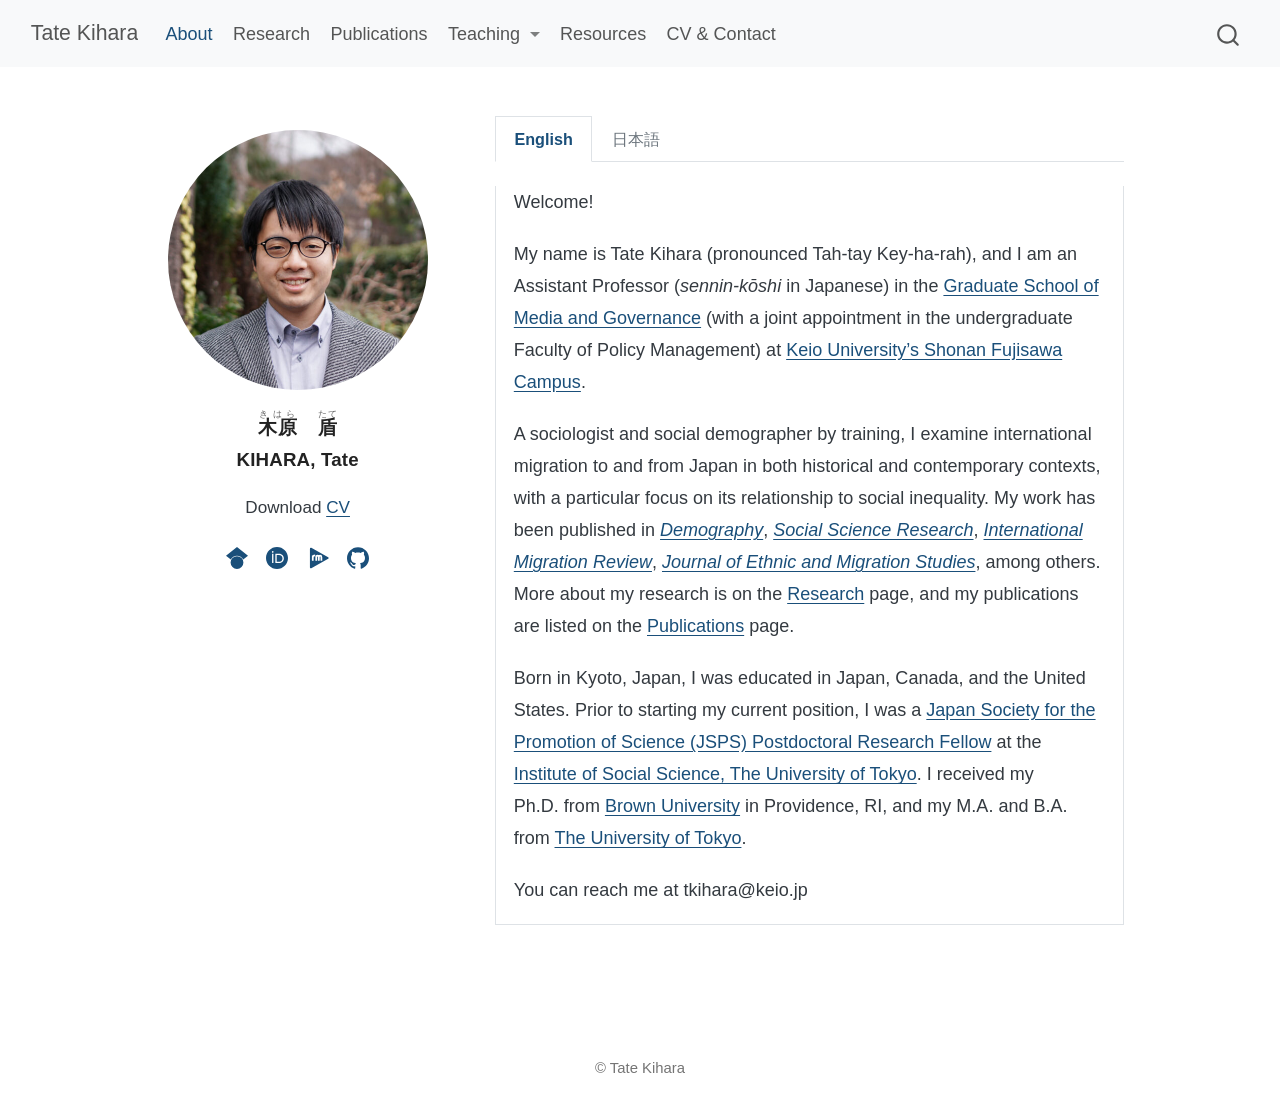
<file: index.html>
<!DOCTYPE html>
<html xmlns="http://www.w3.org/1999/xhtml" lang="en" xml:lang="en"><head>

<meta charset="utf-8">
<meta name="generator" content="quarto-1.11.9">

<meta name="viewport" content="width=device-width, initial-scale=1.0, user-scalable=yes">

<meta name="description" content="Sociologist and social demographer at Keio University SFC. My research examines international migration to and from Japan, in both historical and contemporary contexts, and its relationship to social inequality.">

<title>Tate Kihara</title>
<style>
/* Default styles provided by pandoc.
** See https://pandoc.org/MANUAL.html#variables-for-html for config info.
*/
span.smallcaps{font-variant: small-caps;}
div.columns{display: flex; gap: 1.5em;}
div.column{flex: auto;}
@media screen {
div.columns{gap: min(4vw, 1.5em);}
div.column{overflow-x: auto;}
}
div.hanging-indent{margin-left: 1.5em; text-indent: -1.5em;}
ul.task-list{list-style: none;}
ul.task-list li input[type="checkbox"] {
  width: 0.8em;
  margin: 0 0.8em 0.2em -1em; /* quarto-specific, see https://github.com/quarto-dev/quarto-cli/issues/4556 */ 
  vertical-align: middle;
}
</style>


<script src="site_libs/quarto-nav/quarto-nav.js"></script>
<script src="site_libs/quarto-nav/headroom.min.js"></script>
<script src="site_libs/clipboard/clipboard.min.js"></script>
<script src="site_libs/quarto-search/autocomplete.umd.js"></script>
<script src="site_libs/quarto-search/fuse.min.js"></script>
<script src="site_libs/quarto-search/quarto-search.js"></script>
<meta name="quarto:offset" content="./">
<link href="./assets/favicon.png" rel="icon" type="image/png">
<script src="site_libs/quarto-html/quarto.js" type="module"></script>
<script src="site_libs/quarto-html/tabsets/tabsets.js" type="module"></script>
<script src="site_libs/quarto-html/scrollable-regions/scrollable-regions.js" type="module"></script>
<script src="site_libs/quarto-html/popper.min.js"></script>
<script src="site_libs/quarto-html/tippy.umd.min.js"></script>
<link href="site_libs/quarto-html/tippy.css" rel="stylesheet">
<link href="site_libs/quarto-html/quarto-syntax-highlighting-1bb8747d1481b926512485f1997f5c4d.css" rel="stylesheet" id="quarto-text-highlighting-styles">
<script src="site_libs/bootstrap/bootstrap.min.js"></script>
<link href="site_libs/bootstrap/bootstrap-icons.css" rel="stylesheet">
<link href="site_libs/bootstrap/bootstrap-d12eaf7c717cfe980d01d8209917f8a2.min.css" rel="stylesheet" append-hash="true" id="quarto-bootstrap" data-mode="light">
<script id="quarto-search-options" type="application/json">{
  "location": "navbar",
  "copy-button": false,
  "collapse-after": 3,
  "panel-placement": "end",
  "type": "overlay",
  "limit": 50,
  "keyboard-shortcut": [
    "f",
    "/",
    "s"
  ],
  "show-item-context": false,
  "language": {
    "search-no-results-text": "No results",
    "search-matching-documents-text": "matching documents",
    "search-copy-link-title": "Copy link to search",
    "search-hide-matches-text": "Hide additional matches",
    "search-more-match-text": "more match in this document",
    "search-more-matches-text": "more matches in this document",
    "search-clear-button-title": "Clear",
    "search-text-placeholder": "",
    "search-detached-cancel-button-title": "Cancel",
    "search-submit-button-title": "Submit",
    "search-label": "Search"
  }
}</script>
<meta name="google-site-verification" content="U9AvdBDqkcp5taY0bOzk6FZNUZwffZRuPdKgS1I-uy0">
<!-- OGP 画像の寸法。全ページ共通カード assets/og-card.jpg（1200x630）の実寸。
     Quarto 1.10.18 は open-graph の image-width/height キーを出力しないため直接注入 -->
<meta property="og:image:width" content="1200">
<meta property="og:image:height" content="630">
<script data-goatcounter="https://tatekihara.goatcounter.com/count" async="" src="//gc.zgo.at/count.js"></script>
<script>
document.addEventListener('DOMContentLoaded', function () {
  var here = window.location.pathname.replace(/index\.html$/, '');
  document.querySelectorAll('.navbar .dropdown-menu .dropdown-item').forEach(function (a) {
    if (a.pathname.replace(/index\.html$/, '') !== here) return;
    a.setAttribute('aria-current', 'page');
    var menu = a.closest('.dropdown');
    var toggle = menu && menu.querySelector('.dropdown-toggle');
    if (toggle) toggle.classList.add('active');
  });
});
</script>


<link rel="stylesheet" href="assets/styles.css">
<meta property="og:title" content="Tate Kihara: Sociologist and Social Demographer, Keio University SFC">
<meta property="og:description" content="Sociologist and social demographer at Keio University SFC. My research examines international migration to and from Japan, in both historical and contemporary contexts, and its relationship to social inequality.">
<meta property="og:image" content="https://tatekihara.com/assets/og-card.jpg">
<meta property="og:site_name" content="Tate Kihara">
<meta property="og:image:alt" content="Keio University Shonan Fujisawa Campus">
<meta property="og:image:height" content="630">
<meta property="og:image:width" content="1200">
<meta name="twitter:title" content="Tate Kihara: Sociologist and Social Demographer, Keio University SFC">
<meta name="twitter:description" content="Sociologist and social demographer at Keio University SFC. My research examines international migration to and from Japan, in both historical and contemporary contexts, and its relationship to social inequality.">
<meta name="twitter:image" content="https://tatekihara.com/assets/og-card.jpg">
<meta name="twitter:card" content="summary">
</head>

<body class="nav-fixed fullcontent quarto-light"><a id="quarto-skip-link" class="visually-hidden-focusable" href="#quarto-document-content">Skip to main content</a>

<div id="quarto-search-results"></div>
  <header id="quarto-header" class="headroom fixed-top">
    <nav class="navbar navbar-expand-lg " data-bs-theme="dark" aria-label="Site">
      <div class="navbar-container container-fluid">
      <div class="navbar-brand-container mx-auto">
    <a class="navbar-brand" href="./index.html">
    <span class="navbar-title">Tate Kihara</span>
    </a>
  </div>
          <button class="navbar-toggler" type="button" data-bs-toggle="collapse" data-bs-target="#navbarCollapse" aria-controls="navbarCollapse" aria-expanded="false" aria-label="Toggle navigation" onclick="if (window.quartoToggleHeadroom) { window.quartoToggleHeadroom(); }">
  <span class="navbar-toggler-icon"></span>
</button>
          <div class="collapse navbar-collapse" id="navbarCollapse">
            <ul class="navbar-nav navbar-nav-scroll me-auto">
  <li class="nav-item">
    <a class="nav-link active" href="./index.html" aria-current="page"> 
<span class="menu-text">About</span></a>
  </li>  
  <li class="nav-item">
    <a class="nav-link" href="./research/index.html"> 
<span class="menu-text">Research</span></a>
  </li>  
  <li class="nav-item">
    <a class="nav-link" href="./publications/index.html"> 
<span class="menu-text">Publications</span></a>
  </li>  
  <li class="nav-item dropdown ">
    <a class="nav-link dropdown-toggle" href="#" id="nav-menu-teaching" role="link" data-bs-toggle="dropdown" aria-expanded="false">
 <span class="menu-text">Teaching</span>
    </a>
    <ul class="dropdown-menu" aria-labelledby="nav-menu-teaching">    
        <li>
    <a class="dropdown-item" href="./teaching/courses/index.html">
 <span class="dropdown-text">Courses</span></a>
  </li>  
        <li>
    <a class="dropdown-item" href="./teaching/keio_students/index.html">
 <span class="dropdown-text">For Students</span></a>
  </li>  
    </ul>
  </li>
  <li class="nav-item">
    <a class="nav-link" href="./resources/index.html"> 
<span class="menu-text">Resources</span></a>
  </li>  
  <li class="nav-item">
    <a class="nav-link" href="./cv/index.html"> 
<span class="menu-text">CV &amp; Contact</span></a>
  </li>  
</ul>
          </div> <!-- /navcollapse -->
            <div class="quarto-navbar-tools">
</div>
            <div id="quarto-search" class="" title="Search"></div>
      </div> <!-- /container-fluid -->
    </nav>
</header>
<!-- content -->
<div id="quarto-content" class="quarto-container page-columns page-rows-contents page-layout-article page-navbar">
<!-- sidebar -->
<!-- margin-sidebar -->
    
<!-- main -->
<main class="content" id="quarto-document-content" tabindex="-1"><header id="title-block-header" class="quarto-title-block"></header>




<div class="grid">
<div class="g-col-12 g-col-md-4 profile">
<p><img src="./wp-content/uploads/2021/12/cropped-tate_pic_2021_2_original-4-scaled-1.jpg" class="rounded-circle img-fluid" style="width:100.0%"></p>
<div class="name-block">
<div role="heading" aria-level="1">
<span class="name-ja"><ruby>木原<rt>きはら</rt></ruby>　<ruby>盾<rt>たて</rt></ruby></span><br><span class="name-en">KIHARA, Tate</span>
</div>
</div>
<p>Download <a href="./files/Kihara_CV.pdf">CV</a></p>
<div class="profile-links">
<p><a href="https://scholar.google.com/citations?user=IvuSmWkAAAAJ" title="Google Scholar"><img src="./assets/icons/googlescholar.svg" class="img-fluid" alt="Google Scholar"></a> <a href="https://orcid.org/0000-0003-3326-8444" title="ORCID"><img src="./assets/icons/orcid.svg" class="img-fluid" alt="ORCID"></a> <a href="https://researchmap.jp/tkihara" title="researchmap"><img src="./assets/icons/researchmap.svg" class="img-fluid" alt="researchmap"></a> <a href="https://github.com/tatekihara" title="GitHub"><img src="./assets/icons/github.svg" class="img-fluid" alt="GitHub"></a></p>
</div>
</div>
<div class="g-col-12 g-col-md-8">
<div class="tabset-margin-container"></div><div class="panel-tabset lang-tabset">
<ul class="nav nav-tabs" role="tablist"><li class="nav-item" role="presentation"><a class="nav-link active" id="tabset-1-1-tab" data-bs-toggle="tab" data-bs-target="#tabset-1-1" role="tab" aria-controls="tabset-1-1" aria-selected="true" href="">English</a></li><li class="nav-item" role="presentation"><a class="nav-link" id="tabset-1-2-tab" data-bs-toggle="tab" data-bs-target="#tabset-1-2" role="tab" aria-controls="tabset-1-2" aria-selected="false" href="">日本語</a></li></ul>
<div class="tab-content lang-tabset">
<div id="tabset-1-1" class="tab-pane active" role="tabpanel" aria-labelledby="tabset-1-1-tab">
<p>Welcome!</p>
<p>My name is Tate Kihara (pronounced Tah-tay Key-ha-rah), and I am an Assistant Professor (<em>sennin-kōshi</em> in Japanese) in the <a href="https://www.sfc.keio.ac.jp/faculty_profile/en/list/gsmg/Tate-Kihara.html">Graduate School of Media and Governance</a> (with a joint appointment in the undergraduate Faculty of Policy Management) at <a href="https://www.sfc.keio.ac.jp">Keio University’s Shonan Fujisawa Campus</a>.</p>
<p>A sociologist and social demographer by training, I examine international migration to and from Japan in both historical and contemporary contexts, with a particular focus on its relationship to social inequality. My work has been published in <em><a href="https://read.dukeupress.edu/demography/article/doi/10.1215/00703370-11370115/387961/Social-Mobility-Across-the-Pacific-An-Analysis-of?guestAccessKey=daafe79a-b043-467a-8674-f67e0f035638">Demography</a></em>, <em><a href="https://doi.org/10.1016/j.ssresearch.2026.103442">Social Science Research</a></em>, <em><a href="https://journals.sagepub.com/doi/full/10.1177/01979183211041543">International Migration Review</a></em>, <em><a href="https://www.tandfonline.com/doi/full/10.1080/1369183X.2021.1963219">Journal of Ethnic and Migration Studies</a></em>, among others. More about my research is on the <a href="./research/">Research</a> page, and my publications are listed on the <a href="./publications/">Publications</a> page.</p>
<p>Born in Kyoto, Japan, I was educated in Japan, Canada, and the United States. Prior to starting my current position, I was a <a href="https://www.jsps.go.jp/english/e-pd/">Japan Society for the Promotion of Science (JSPS) Postdoctoral Research Fellow</a> at the <a href="https://www.iss.u-tokyo.ac.jp">Institute of Social Science, The University of Tokyo</a>. I received my Ph.D.&nbsp;from <a href="https://sociology.brown.edu/">Brown University</a> in Providence, RI, and my M.A.&nbsp;and B.A. from <a href="https://www.u-tokyo.ac.jp/en/">The University of Tokyo</a>.</p>
<p>You can reach me at tkihara@keio.jp</p>
</div>
<div id="tabset-1-2" class="tab-pane" role="tabpanel" aria-labelledby="tabset-1-2-tab">
<p>慶應義塾大学大学院政策・メディア研究科／総合政策学部　専任講師</p>
<p>1991年京都生まれ．東京大学文学部行動文化学科社会学専修課程卒業，同大学院教育学研究科総合教育科学専攻比較教育社会学コース修士課程修了後，ブラウン大学大学院社会学研究科博士課程修了（Ph.D.&nbsp;in Sociology，2023年）．ジョージタウン大学マックコート公共政策大学院客員研究員，日本学術振興会特別研究員PD（東京大学社会科学研究所所属）を経て，現職．</p>
<p>専門は社会学・人口学．研究関心は社会階層と国際人口移動．主要な論文は <em><a href="https://read.dukeupress.edu/demography/article/doi/10.1215/00703370-11370115/387961/Social-Mobility-Across-the-Pacific-An-Analysis-of?guestAccessKey=daafe79a-b043-467a-8674-f67e0f035638">Demography</a></em>，<em><a href="https://doi.org/10.1016/j.ssresearch.2026.103442">Social Science Research</a></em>，<em><a href="https://journals.sagepub.com/doi/full/10.1177/01979183211041543">International Migration Review</a></em>，<em><a href="https://www.tandfonline.com/doi/full/10.1080/1369183X.2021.1963219">Journal of Ethnic and Migration Studies</a></em> などに掲載されている．研究の詳細は <a href="./research/#japanese">Research</a> のページで紹介し，論文・分担執筆の一覧は <a href="./publications/">Publications</a> のページに載せている．</p>
<p>連絡先：tkihara@keio.jp</p>
</div>
</div>
</div>
</div>
</div>



</main> <!-- /main -->
<script>
// 言語タブの共通スクリプト。
//   ページを開いたとき、最初に出すタブを次の順で決める（2026-10-04）:
//     1. URL の末尾が #japanese / #english なら、それに従う
//     2. 読む人が前に自分でタブを選んでいれば、それに従う（ブラウザに覚えさせてある）
//     3. ブラウザの言語設定で、日本語と英語のうち優先順位が上のほう（どちらもなければ英語）
//     4. 言語設定が読めなければ、ページの既定のタブのまま
//   読む人がタブを切り替える → その選択を覚え、URL の末尾を書き換えて、その状態のまま共有・ブックマークできるようにする。
//   自動で選んだだけのときは URL を書き換えない（共有された相手には、その人の言語で出るように）。
// 旧 /japanese/ の転送先もこの仕組みに乗せている。
// タブの並び順はページごとに異なる（About は英語先、SFC生向けは日本語先）ため、
// 固定インデックスではなくリンクの表示文字列で日本語タブを見つける。
(function () {
  var KEY = 'lang-tab';

  function stored() {
    try { return window.localStorage.getItem(KEY); } catch (e) { return null; }
  }

  function remember(lang) {
    try { window.localStorage.setItem(KEY, lang); } catch (e) { /* 覚えられなくても表示には影響しない */ }
  }

  // ブラウザの言語設定を優先順に見て、最初に出てくる日本語か英語を返す
  function browserLang() {
    var list = navigator.languages && navigator.languages.length ? navigator.languages : (navigator.language ? [navigator.language] : []);
    if (!list.length) return null;
    for (var i = 0; i < list.length; i++) {
      var code = String(list[i]).toLowerCase();
      if (code.indexOf('ja') === 0) return 'ja';
      if (code.indexOf('en') === 0) return 'en';
    }
    return 'en';
  }

  function init() {
    var tabset = document.querySelector('.panel-tabset.lang-tabset');
    if (!tabset) return;

    var links = tabset.querySelectorAll('.nav-tabs .nav-link');
    if (links.length < 2) return;

    var jaLink = null, enLink = null;
    Array.prototype.forEach.call(links, function (link) {
      if (link.textContent.trim() === '日本語') {
        jaLink = link;
      } else if (!enLink) {
        enLink = link;
      }
    });
    if (!jaLink || !enLink) return;

    var byHash = { '#japanese': jaLink, '#english': enLink };
    var byLang = { ja: jaLink, en: enLink };
    var pendingAuto = 0;   // スクリプトが起こした切り替えの数（読む人の操作と区別するため、下で 1 つずつ消す）

    function show(link) {
      if (!link || link.classList.contains('active')) return;
      pendingAuto += 1;
      if (window.bootstrap && window.bootstrap.Tab) {
        window.bootstrap.Tab.getOrCreateInstance(link).show();
      } else {
        link.click();
      }
    }

    // 読む人が切り替えたとき（クリックでもキーボードでも）: 選択を覚え、URL を更新する（画面はスクロールさせない）
    Array.prototype.forEach.call(links, function (link) {
      link.addEventListener('shown.bs.tab', function () {
        if (pendingAuto > 0) { pendingAuto -= 1; return; }
        var lang = link === jaLink ? 'ja' : 'en';
        var hash = lang === 'ja' ? '#japanese' : '#english';
        remember(lang);
        if (window.location.hash !== hash) {
          history.replaceState(null, '', window.location.pathname + hash);
        }
      });
    });

    // 読み込み時: URL の指定、前の選択、ブラウザの言語設定の順で決める
    show(byHash[window.location.hash] || byLang[stored()] || byLang[browserLang()]);

    // 別ページから /#japanese で戻ってきた場合にも追随する
    window.addEventListener('hashchange', function () {
      show(byHash[window.location.hash]);
    });
  }

  if (document.readyState === 'loading') {
    document.addEventListener('DOMContentLoaded', init);
  } else {
    init();
  }
})();
</script>
<script id="quarto-html-after-body" type="application/javascript">
  window.document.addEventListener("DOMContentLoaded", function (event) {
    const isCodeAnnotation = (el) => {
      for (const clz of el.classList) {
        if (clz.startsWith('code-annotation-')) {                     
          return true;
        }
      }
      return false;
    }
    const onCopySuccess = function(e) {
      // button target
      const button = e.trigger;
      // don't keep focus
      button.blur();
      // flash "checked"
      button.classList.add('code-copy-button-checked');
      var currentTitle = button.getAttribute("title");
      button.setAttribute("title", "Copied!");
      let tooltip;
      if (window.bootstrap) {
        button.setAttribute("data-bs-toggle", "tooltip");
        button.setAttribute("data-bs-placement", "left");
        button.setAttribute("data-bs-title", "Copied!");
        tooltip = new bootstrap.Tooltip(button, 
          { trigger: "manual", 
            customClass: "code-copy-button-tooltip",
            offset: [0, -8]});
        tooltip.show();    
      }
      setTimeout(function() {
        if (tooltip) {
          tooltip.hide();
          button.removeAttribute("data-bs-title");
          button.removeAttribute("data-bs-toggle");
          button.removeAttribute("data-bs-placement");
        }
        button.setAttribute("title", currentTitle);
        button.classList.remove('code-copy-button-checked');
      }, 1000);
      // clear code selection
      e.clearSelection();
    }
    const getTextToCopy = function(trigger) {
      const outerScaffold = trigger.parentElement.cloneNode(true);
      const codeEl = outerScaffold.querySelector('code');
      for (const childEl of codeEl.children) {
        if (isCodeAnnotation(childEl)) {
          childEl.remove();
        }
      }
      return codeEl.innerText;
    }
    const clipboard = new window.ClipboardJS('.code-copy-button:not([data-in-quarto-modal])', {
      text: getTextToCopy
    });
    clipboard.on('success', onCopySuccess);
    if (window.document.getElementById('quarto-embedded-source-code-modal')) {
      const clipboardModal = new window.ClipboardJS('.code-copy-button[data-in-quarto-modal]', {
        text: getTextToCopy,
        container: window.document.getElementById('quarto-embedded-source-code-modal')
      });
      clipboardModal.on('success', onCopySuccess);
    }
      var localhostRegex = new RegExp(/^(?:http|https):\/\/localhost\:?[0-9]*\//);
      var mailtoRegex = new RegExp(/^mailto:/);
        var filterRegex = new RegExp("https:\/\/tatekihara\.com");
      const newWindowLabel = "(opens in a new tab)";
      const newWindowNoteId = "quarto-ext-newwindow-label";
      // Links reference one hidden label through aria-describedby, so the
      // announcement never changes their accessible name.
      var describeNewWindow = (link) => {
        if (!window.document.getElementById(newWindowNoteId)) {
          var newWindowNote = window.document.createElement("span");
          newWindowNote.id = newWindowNoteId;
          newWindowNote.hidden = true;
          newWindowNote.textContent = newWindowLabel;
          window.document.body.appendChild(newWindowNote);
        }
        var describedBy = (link.getAttribute("aria-describedby") || "").split(/\s+/).filter(Boolean);
        if (!describedBy.includes(newWindowNoteId)) {
          describedBy.push(newWindowNoteId);
          link.setAttribute("aria-describedby", describedBy.join(" "));
        }
      }
      var isInternal = (href) => {
          return filterRegex.test(href) || localhostRegex.test(href) || mailtoRegex.test(href);
      }
      // Inspect non-navigation links and adorn them if external
      window.quartoDecorateExternalLinks = function (root) {
     var links = (root || window.document).querySelectorAll('a[href]:not(.nav-link):not(.navbar-brand):not(.toc-action):not(.sidebar-link):not(.sidebar-item-toggle):not(.pagination-link):not(.no-external):not([aria-hidden]):not(.dropdown-item):not(.quarto-navigation-tool):not(.about-link)');
      for (var i=0; i<links.length; i++) {
        const link = links[i];
        if (!isInternal(link.href)) {
          // undo the damage that might have been done by quarto-nav.js in the case of
          // links that we want to consider external
          if (link.dataset.originalHref !== undefined) {
            link.href = link.dataset.originalHref;
          }
            // target, if specified
            link.setAttribute("target", "_blank");
            if (link.getAttribute("rel") === null) {
              link.setAttribute("rel", "noopener");
            }
            describeNewWindow(link);
          if (!link.classList.contains('no-external-icon')) {
          }
        }
      }
      };
      window.quartoDecorateExternalLinks(window.document);
    // Esc closes the popup (WCAG 1.4.13) and focus leaving both trigger and
    // popup closes it (WCAG 2.4.11); tippy handles neither for interactive popups.
    const hideOnEscAndFocusOut = {
      name: 'hideOnEscAndFocusOut',
      defaultValue: true,
      fn(instance) {
        const dismiss = () => {
          // A show scheduled by the trigger delay would otherwise reopen it
          instance.clearDelayTimeouts();
          instance.hide();
        };
        const onKeyDown = (event) => {
          if (event.key !== 'Escape') {
            return;
          }
          // Keep Esc from also reaching page handlers (e.g. reveal.js overview),
          // except an open reveal.js slide menu, which Esc should close too.
          // The menu handles keys only when its keyboard option is on.
          const menuHandlesEsc = window.Reveal?.getPlugin?.('menu')?.isOpen() &&
            window.Reveal.getConfig().menu?.keyboard !== false;
          if (!menuHandlesEsc) {
            event.stopPropagation();
          }
          if (instance.popper.contains(window.document.activeElement)) {
            // Disabled while refocusing so the focus trigger does not reopen it
            instance.disable();
            instance.reference.focus();
            instance.enable();
          }
          dismiss();
        };
        const onFocusOut = (event) => {
          const target = event.relatedTarget;
          if (target && !instance.reference.contains(target) &&
              !instance.popper.contains(target)) {
            dismiss();
          }
        };
        // On the trigger too: a click trigger (code-annotations: select) has no
        // blur handling. Attached for the instance's lifetime so leaving the
        // trigger also cancels a show still pending on the trigger delay.
        instance.reference.addEventListener('focusout', onFocusOut);
        return {
          onShow() {
            window.document.addEventListener('keydown', onKeyDown, true);
            instance.popper.addEventListener('focusout', onFocusOut);
          },
          onHide() {
            window.document.removeEventListener('keydown', onKeyDown, true);
            instance.popper.removeEventListener('focusout', onFocusOut);
          },
          onDestroy() {
            instance.reference.removeEventListener('focusout', onFocusOut);
          },
        };
      },
    };
    function tippyHover(el, contentFn, onTriggerFn, onUntriggerFn) {
      const config = {
        allowHTML: true,
        maxWidth: 500,
        delay: 100,
        arrow: false,
        appendTo: function(el) {
            return el.parentElement;
        },
        interactive: true,
        interactiveBorder: 10,
        theme: 'quarto',
        placement: 'bottom-start',
        plugins: [hideOnEscAndFocusOut],
      };
      if (contentFn) {
        config.content = contentFn;
      }
      if (onTriggerFn) {
        config.onTrigger = onTriggerFn;
      }
      if (onUntriggerFn) {
        config.onUntrigger = onUntriggerFn;
      }
      window.tippy(el, config); 
    }
    const noterefs = window.document.querySelectorAll('a[role="doc-noteref"]');
    for (var i=0; i<noterefs.length; i++) {
      const ref = noterefs[i];
      tippyHover(ref, function() {
        // use id or data attribute instead here
        let href = ref.getAttribute('data-footnote-href') || ref.getAttribute('href');
        try { href = new URL(href).hash; } catch {}
        const id = href.replace(/^#\/?/, "");
        const note = window.document.getElementById(id);
        if (note) {
          return note.innerHTML;
        } else {
          return "";
        }
      });
    }
    const xrefs = window.document.querySelectorAll('a.quarto-xref');
    const processXRef = (id, note) => {
      // Strip column container classes
      const stripColumnClz = (el) => {
        el.classList.remove("page-full", "page-columns");
        if (el.children) {
          for (const child of el.children) {
            stripColumnClz(child);
          }
        }
      }
      stripColumnClz(note)
      if (id === null || id.startsWith('sec-')) {
        // Special case sections, only their first couple elements
        const container = document.createElement("div");
        if (note.children && note.children.length > 2) {
          container.appendChild(note.children[0].cloneNode(true));
          for (let i = 1; i < note.children.length; i++) {
            const child = note.children[i];
            if (child.tagName === "P" && child.innerText === "") {
              continue;
            } else {
              container.appendChild(child.cloneNode(true));
              break;
            }
          }
          if (window.Quarto?.typesetMath) {
            window.Quarto.typesetMath(container);
          }
          return container.innerHTML
        } else {
          if (window.Quarto?.typesetMath) {
            window.Quarto.typesetMath(note);
          }
          return note.innerHTML;
        }
      } else {
        // Remove any anchor links if they are present
        const anchorLink = note.querySelector('a.anchorjs-link');
        if (anchorLink) {
          anchorLink.remove();
        }
        if (window.Quarto?.typesetMath) {
          window.Quarto.typesetMath(note);
        }
        if (note.classList.contains("callout")) {
          return note.outerHTML;
        } else {
          return note.innerHTML;
        }
      }
    }
    for (var i=0; i<xrefs.length; i++) {
      const xref = xrefs[i];
      tippyHover(xref, undefined, function(instance) {
        instance.disable();
        let url = xref.getAttribute('href');
        let hash = undefined; 
        if (url.startsWith('#')) {
          hash = url;
        } else {
          try { hash = new URL(url).hash; } catch {}
        }
        if (hash) {
          const id = hash.replace(/^#\/?/, "");
          const note = window.document.getElementById(id);
          if (note !== null) {
            try {
              const html = processXRef(id, note.cloneNode(true));
              instance.setContent(html);
            } finally {
              instance.enable();
              instance.show();
            }
          } else {
            // See if we can fetch this
            fetch(url.split('#')[0])
            .then(res => res.text())
            .then(html => {
              const parser = new DOMParser();
              const htmlDoc = parser.parseFromString(html, "text/html");
              const note = htmlDoc.getElementById(id);
              if (note !== null) {
                const html = processXRef(id, note);
                instance.setContent(html);
              } 
            }).finally(() => {
              instance.enable();
              instance.show();
            });
          }
        } else {
          // See if we can fetch a full url (with no hash to target)
          // This is a special case and we should probably do some content thinning / targeting
          fetch(url)
          .then(res => res.text())
          .then(html => {
            const parser = new DOMParser();
            const htmlDoc = parser.parseFromString(html, "text/html");
            const note = htmlDoc.querySelector('main.content');
            if (note !== null) {
              // This should only happen for chapter cross references
              // (since there is no id in the URL)
              // remove the first header
              if (note.children.length > 0 && note.children[0].tagName === "HEADER") {
                note.children[0].remove();
              }
              const html = processXRef(null, note);
              instance.setContent(html);
            } 
          }).finally(() => {
            instance.enable();
            instance.show();
          });
        }
      }, function(instance) {
      });
    }
        let selectedAnnoteEl;
        const selectorForAnnotation = ( cell, annotation) => {
          let cellAttr = 'data-code-cell="' + cell + '"';
          let lineAttr = 'data-code-annotation="' +  annotation + '"';
          const selector = 'span[' + cellAttr + '][' + lineAttr + ']';
          return selector;
        }
        const selectCodeLines = (annoteEl) => {
          const doc = window.document;
          const targetCell = annoteEl.getAttribute("data-target-cell");
          const targetAnnotation = annoteEl.getAttribute("data-target-annotation");
          const annoteSpan = window.document.querySelector(selectorForAnnotation(targetCell, targetAnnotation));
          const lines = annoteSpan.getAttribute("data-code-lines").split(",");
          const lineIds = lines.map((line) => {
            return targetCell + "-" + line;
          })
          // Each band is positioned against its own containing block, which is
          // not the offsetParent of the lines, so place it from client rects.
          const placeBand = (band, firstEl, lastEl, codeBlock) => {
            const container = band.offsetParent;
            if (container === null) {
              return;
            }
            const containerRect = container.getBoundingClientRect();
            // Reveal.js scales slides with a transform, so convert client
            // pixels back to the CSS pixels of the container.
            const scale = containerRect.height / container.offsetHeight || 1;
            const firstRect = firstEl.getBoundingClientRect();
            const lastRect = lastEl.getBoundingClientRect();
            const top = (firstRect.top - containerRect.top) / scale - container.clientTop + container.scrollTop;
            const height = (lastRect.bottom - firstRect.top) / scale;
            band.style.top = top - 2 + "px";
            band.style.height = height + 4 + "px";
            if (codeBlock) {
              // Without the copy button wrapper, the containing block is wider
              // than the code block, so span the code block explicitly.
              const blockRect = codeBlock.getBoundingClientRect();
              band.style.left = (blockRect.left - containerRect.left) / scale - container.clientLeft + container.scrollLeft + "px";
              band.style.width = blockRect.width / scale + "px";
            }
          };
          if (lineIds.length > 0) {
            const el = window.document.getElementById(lineIds[0]);
            const lastEl = window.document.getElementById(lineIds[lineIds.length - 1]);
            const parent = el.parentElement.parentElement;
            // cook up a div (if necessary) and position it
            let div = window.document.getElementById("code-annotation-line-highlight");
            if (div === null) {
              div = window.document.createElement("div");
              div.setAttribute("id", "code-annotation-line-highlight");
              div.style.position = 'absolute';
              parent.appendChild(div);
            }
            placeBand(div, el, lastEl, parent.closest("div.sourceCode") || parent);
            let gutterDiv = window.document.getElementById("code-annotation-line-highlight-gutter");
            if (gutterDiv === null) {
              gutterDiv = window.document.createElement("div");
              gutterDiv.setAttribute("id", "code-annotation-line-highlight-gutter");
              gutterDiv.style.position = 'absolute';
              const codeCell = window.document.getElementById(targetCell);
              const gutter = codeCell.querySelector('.code-annotation-gutter');
              gutter.appendChild(gutterDiv);
            }
            placeBand(gutterDiv, el, lastEl);
            selectedAnnoteEl = annoteEl;
          }
        };
        const unselectCodeLines = () => {
          const elementsIds = ["code-annotation-line-highlight", "code-annotation-line-highlight-gutter"];
          elementsIds.forEach((elId) => {
            const div = window.document.getElementById(elId);
            if (div) {
              div.remove();
            }
          });
          selectedAnnoteEl = undefined;
        };
          // Handle positioning of the toggle
      window.addEventListener(
        "resize",
        throttle(() => {
          elRect = undefined;
          if (selectedAnnoteEl) {
            selectCodeLines(selectedAnnoteEl);
          }
        }, 10)
      );
      function throttle(fn, ms) {
      let throttle = false;
      let timer;
        return (...args) => {
          if(!throttle) { // first call gets through
              fn.apply(this, args);
              throttle = true;
          } else { // all the others get throttled
              if(timer) clearTimeout(timer); // cancel #2
              timer = setTimeout(() => {
                fn.apply(this, args);
                timer = throttle = false;
              }, ms);
          }
        };
      }
        // Attach click handler to the DT
        const annoteDls = window.document.querySelectorAll('dt[data-target-cell]');
        for (const annoteDlNode of annoteDls) {
          annoteDlNode.addEventListener('click', (event) => {
            const clickedEl = event.target;
            if (clickedEl !== selectedAnnoteEl) {
              unselectCodeLines();
              const activeEl = window.document.querySelector('dt[data-target-cell].code-annotation-active');
              if (activeEl) {
                activeEl.classList.remove('code-annotation-active');
              }
              selectCodeLines(clickedEl);
              clickedEl.classList.add('code-annotation-active');
            } else {
              // Unselect the line
              unselectCodeLines();
              clickedEl.classList.remove('code-annotation-active');
            }
          });
        }
    const findCites = (el) => {
      const parentEl = el.parentElement;
      if (parentEl) {
        const cites = parentEl.dataset.cites;
        if (cites) {
          return {
            el,
            cites: cites.split(' ')
          };
        } else {
          return findCites(el.parentElement)
        }
      } else {
        return undefined;
      }
    };
    var bibliorefs = window.document.querySelectorAll('a[role="doc-biblioref"]');
    for (var i=0; i<bibliorefs.length; i++) {
      const ref = bibliorefs[i];
      const citeInfo = findCites(ref);
      if (citeInfo) {
        tippyHover(citeInfo.el, function() {
          var popup = window.document.createElement('div');
          citeInfo.cites.forEach(function(cite) {
            var citeDiv = window.document.createElement('div');
            citeDiv.classList.add('hanging-indent');
            citeDiv.classList.add('csl-entry');
            var biblioDiv = window.document.getElementById('ref-' + cite);
            if (biblioDiv) {
              citeDiv.innerHTML = biblioDiv.innerHTML;
            }
            popup.appendChild(citeDiv);
          });
          return popup.innerHTML;
        });
      }
    }
  });
  </script>
  <script type="application/javascript">
  window.quartoScrollableRegionsLabels = {"code":"Scrollable code","output":"Scrollable output"};
  </script>
</div> <!-- /content -->
<footer class="footer">
  <div class="nav-footer">
    <div class="nav-footer-left">
      &nbsp;
    </div>   
    <div class="nav-footer-center">
<p>© Tate Kihara</p>
</div>
    <div class="nav-footer-right">
      &nbsp;
    </div>
  </div>
</footer>




</body></html>
</file>
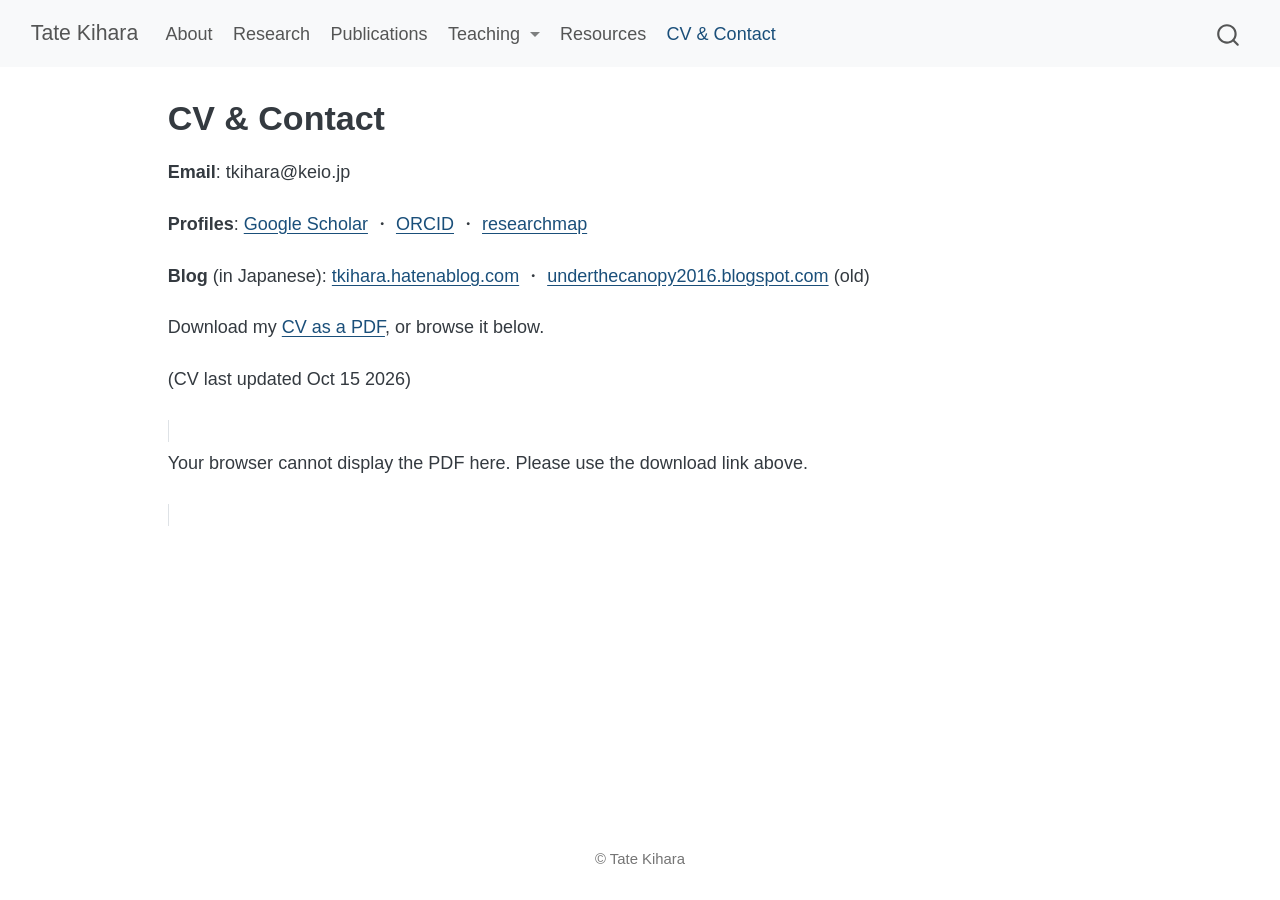
<file: cv/index.html>
<!DOCTYPE html>
<html xmlns="http://www.w3.org/1999/xhtml" lang="en" xml:lang="en"><head>

<meta charset="utf-8">
<meta name="generator" content="quarto-1.11.9">

<meta name="viewport" content="width=device-width, initial-scale=1.0, user-scalable=yes">

<meta name="description" content="Curriculum vitae, contact details, and research profiles for Tate Kihara, Assistant Professor at Keio University SFC.">

<title>CV &amp; Contact – Tate Kihara</title>
<style>
/* Default styles provided by pandoc.
** See https://pandoc.org/MANUAL.html#variables-for-html for config info.
*/
span.smallcaps{font-variant: small-caps;}
div.columns{display: flex; gap: 1.5em;}
div.column{flex: auto;}
@media screen {
div.columns{gap: min(4vw, 1.5em);}
div.column{overflow-x: auto;}
}
div.hanging-indent{margin-left: 1.5em; text-indent: -1.5em;}
ul.task-list{list-style: none;}
ul.task-list li input[type="checkbox"] {
  width: 0.8em;
  margin: 0 0.8em 0.2em -1em; /* quarto-specific, see https://github.com/quarto-dev/quarto-cli/issues/4556 */ 
  vertical-align: middle;
}
</style>


<script src="../site_libs/quarto-nav/quarto-nav.js"></script>
<script src="../site_libs/quarto-nav/headroom.min.js"></script>
<script src="../site_libs/clipboard/clipboard.min.js"></script>
<script src="../site_libs/quarto-search/autocomplete.umd.js"></script>
<script src="../site_libs/quarto-search/fuse.min.js"></script>
<script src="../site_libs/quarto-search/quarto-search.js"></script>
<meta name="quarto:offset" content="../">
<link href="../assets/favicon.png" rel="icon" type="image/png">
<script src="../site_libs/quarto-html/quarto.js" type="module"></script>
<script src="../site_libs/quarto-html/tabsets/tabsets.js" type="module"></script>
<script src="../site_libs/quarto-html/scrollable-regions/scrollable-regions.js" type="module"></script>
<script src="../site_libs/quarto-html/popper.min.js"></script>
<script src="../site_libs/quarto-html/tippy.umd.min.js"></script>
<link href="../site_libs/quarto-html/tippy.css" rel="stylesheet">
<link href="../site_libs/quarto-html/quarto-syntax-highlighting-1bb8747d1481b926512485f1997f5c4d.css" rel="stylesheet" id="quarto-text-highlighting-styles">
<script src="../site_libs/bootstrap/bootstrap.min.js"></script>
<link href="../site_libs/bootstrap/bootstrap-icons.css" rel="stylesheet">
<link href="../site_libs/bootstrap/bootstrap-d12eaf7c717cfe980d01d8209917f8a2.min.css" rel="stylesheet" append-hash="true" id="quarto-bootstrap" data-mode="light">
<script id="quarto-search-options" type="application/json">{
  "location": "navbar",
  "copy-button": false,
  "collapse-after": 3,
  "panel-placement": "end",
  "type": "overlay",
  "limit": 50,
  "keyboard-shortcut": [
    "f",
    "/",
    "s"
  ],
  "show-item-context": false,
  "language": {
    "search-no-results-text": "No results",
    "search-matching-documents-text": "matching documents",
    "search-copy-link-title": "Copy link to search",
    "search-hide-matches-text": "Hide additional matches",
    "search-more-match-text": "more match in this document",
    "search-more-matches-text": "more matches in this document",
    "search-clear-button-title": "Clear",
    "search-text-placeholder": "",
    "search-detached-cancel-button-title": "Cancel",
    "search-submit-button-title": "Submit",
    "search-label": "Search"
  }
}</script>
<meta name="google-site-verification" content="U9AvdBDqkcp5taY0bOzk6FZNUZwffZRuPdKgS1I-uy0">
<!-- OGP 画像の寸法。全ページ共通カード assets/og-card.jpg（1200x630）の実寸。
     Quarto 1.10.18 は open-graph の image-width/height キーを出力しないため直接注入 -->
<meta property="og:image:width" content="1200">
<meta property="og:image:height" content="630">
<script data-goatcounter="https://tatekihara.goatcounter.com/count" async="" src="//gc.zgo.at/count.js"></script>
<script>
document.addEventListener('DOMContentLoaded', function () {
  var here = window.location.pathname.replace(/index\.html$/, '');
  document.querySelectorAll('.navbar .dropdown-menu .dropdown-item').forEach(function (a) {
    if (a.pathname.replace(/index\.html$/, '') !== here) return;
    a.setAttribute('aria-current', 'page');
    var menu = a.closest('.dropdown');
    var toggle = menu && menu.querySelector('.dropdown-toggle');
    if (toggle) toggle.classList.add('active');
  });
});
</script>


<link rel="stylesheet" href="../assets/styles.css">
<meta property="og:title" content="CV &amp; Contact – Tate Kihara">
<meta property="og:description" content="Curriculum vitae, contact details, and research profiles for Tate Kihara, Assistant Professor at Keio University SFC.">
<meta property="og:image" content="https://tatekihara.com/assets/og-card.jpg">
<meta property="og:site_name" content="Tate Kihara">
<meta property="og:image:alt" content="Keio University Shonan Fujisawa Campus">
<meta property="og:image:height" content="630">
<meta property="og:image:width" content="1200">
<meta name="twitter:title" content="CV &amp; Contact – Tate Kihara">
<meta name="twitter:description" content="Curriculum vitae, contact details, and research profiles for Tate Kihara, Assistant Professor at Keio University SFC.">
<meta name="twitter:image" content="https://tatekihara.com/assets/og-card.jpg">
<meta name="twitter:card" content="summary">
</head>

<body class="nav-fixed fullcontent quarto-light"><a id="quarto-skip-link" class="visually-hidden-focusable" href="#quarto-document-content">Skip to main content</a>

<div id="quarto-search-results"></div>
  <header id="quarto-header" class="headroom fixed-top">
    <nav class="navbar navbar-expand-lg " data-bs-theme="dark" aria-label="Site">
      <div class="navbar-container container-fluid">
      <div class="navbar-brand-container mx-auto">
    <a class="navbar-brand" href="../index.html">
    <span class="navbar-title">Tate Kihara</span>
    </a>
  </div>
          <button class="navbar-toggler" type="button" data-bs-toggle="collapse" data-bs-target="#navbarCollapse" aria-controls="navbarCollapse" aria-expanded="false" aria-label="Toggle navigation" onclick="if (window.quartoToggleHeadroom) { window.quartoToggleHeadroom(); }">
  <span class="navbar-toggler-icon"></span>
</button>
          <div class="collapse navbar-collapse" id="navbarCollapse">
            <ul class="navbar-nav navbar-nav-scroll me-auto">
  <li class="nav-item">
    <a class="nav-link" href="../index.html"> 
<span class="menu-text">About</span></a>
  </li>  
  <li class="nav-item">
    <a class="nav-link" href="../research/index.html"> 
<span class="menu-text">Research</span></a>
  </li>  
  <li class="nav-item">
    <a class="nav-link" href="../publications/index.html"> 
<span class="menu-text">Publications</span></a>
  </li>  
  <li class="nav-item dropdown ">
    <a class="nav-link dropdown-toggle" href="#" id="nav-menu-teaching" role="link" data-bs-toggle="dropdown" aria-expanded="false">
 <span class="menu-text">Teaching</span>
    </a>
    <ul class="dropdown-menu" aria-labelledby="nav-menu-teaching">    
        <li>
    <a class="dropdown-item" href="../teaching/courses/index.html">
 <span class="dropdown-text">Courses</span></a>
  </li>  
        <li>
    <a class="dropdown-item" href="../teaching/keio_students/index.html">
 <span class="dropdown-text">For Students</span></a>
  </li>  
    </ul>
  </li>
  <li class="nav-item">
    <a class="nav-link" href="../resources/index.html"> 
<span class="menu-text">Resources</span></a>
  </li>  
  <li class="nav-item">
    <a class="nav-link active" href="../cv/index.html" aria-current="page"> 
<span class="menu-text">CV &amp; Contact</span></a>
  </li>  
</ul>
          </div> <!-- /navcollapse -->
            <div class="quarto-navbar-tools">
</div>
            <div id="quarto-search" class="" title="Search"></div>
      </div> <!-- /container-fluid -->
    </nav>
</header>
<!-- content -->
<div id="quarto-content" class="quarto-container page-columns page-rows-contents page-layout-article page-navbar">
<!-- sidebar -->
<!-- margin-sidebar -->
    
<!-- main -->
<main class="content" id="quarto-document-content" tabindex="-1">

<header id="title-block-header" class="quarto-title-block default">
<div class="quarto-title">
<h1 class="title">CV &amp; Contact</h1>
</div>

<div>
  <div class="description">
    Curriculum vitae, contact details, and research profiles for Tate Kihara, Assistant Professor at Keio University SFC.
  </div>
</div>


<div class="quarto-title-meta">

    
  
    
  </div>
  


</header>


<p><strong>Email</strong>: tkihara@keio.jp</p>
<p><strong>Profiles</strong>: <a href="https://scholar.google.com/citations?user=IvuSmWkAAAAJ">Google Scholar</a> ・ <a href="https://orcid.org/0000-0003-3326-8444">ORCID</a> ・ <a href="https://researchmap.jp/tkihara">researchmap</a></p>
<p><strong>Blog</strong> (in Japanese): <a href="https://tkihara.hatenablog.com">tkihara.hatenablog.com</a> ・ <a href="http://underthecanopy2016.blogspot.com">underthecanopy2016.blogspot.com</a> (old)</p>
<p>Download my <a href="../files/Kihara_CV.pdf">CV as a PDF</a>, or browse it below.</p>
<p>(CV last updated Oct 15 2026)</p>
<object data="../files/Kihara_CV.pdf" type="application/pdf" style="width: 100%; height: 90vh; min-height: 600px; margin-top: 1rem; border: 1px solid #dee2e6;">
  <p>Your browser cannot display the PDF here. Please use the download link above.</p>
</object>



</main> <!-- /main -->
<script id="quarto-html-after-body" type="application/javascript">
  window.document.addEventListener("DOMContentLoaded", function (event) {
    const isCodeAnnotation = (el) => {
      for (const clz of el.classList) {
        if (clz.startsWith('code-annotation-')) {                     
          return true;
        }
      }
      return false;
    }
    const onCopySuccess = function(e) {
      // button target
      const button = e.trigger;
      // don't keep focus
      button.blur();
      // flash "checked"
      button.classList.add('code-copy-button-checked');
      var currentTitle = button.getAttribute("title");
      button.setAttribute("title", "Copied!");
      let tooltip;
      if (window.bootstrap) {
        button.setAttribute("data-bs-toggle", "tooltip");
        button.setAttribute("data-bs-placement", "left");
        button.setAttribute("data-bs-title", "Copied!");
        tooltip = new bootstrap.Tooltip(button, 
          { trigger: "manual", 
            customClass: "code-copy-button-tooltip",
            offset: [0, -8]});
        tooltip.show();    
      }
      setTimeout(function() {
        if (tooltip) {
          tooltip.hide();
          button.removeAttribute("data-bs-title");
          button.removeAttribute("data-bs-toggle");
          button.removeAttribute("data-bs-placement");
        }
        button.setAttribute("title", currentTitle);
        button.classList.remove('code-copy-button-checked');
      }, 1000);
      // clear code selection
      e.clearSelection();
    }
    const getTextToCopy = function(trigger) {
      const outerScaffold = trigger.parentElement.cloneNode(true);
      const codeEl = outerScaffold.querySelector('code');
      for (const childEl of codeEl.children) {
        if (isCodeAnnotation(childEl)) {
          childEl.remove();
        }
      }
      return codeEl.innerText;
    }
    const clipboard = new window.ClipboardJS('.code-copy-button:not([data-in-quarto-modal])', {
      text: getTextToCopy
    });
    clipboard.on('success', onCopySuccess);
    if (window.document.getElementById('quarto-embedded-source-code-modal')) {
      const clipboardModal = new window.ClipboardJS('.code-copy-button[data-in-quarto-modal]', {
        text: getTextToCopy,
        container: window.document.getElementById('quarto-embedded-source-code-modal')
      });
      clipboardModal.on('success', onCopySuccess);
    }
      var localhostRegex = new RegExp(/^(?:http|https):\/\/localhost\:?[0-9]*\//);
      var mailtoRegex = new RegExp(/^mailto:/);
        var filterRegex = new RegExp("https:\/\/tatekihara\.com");
      const newWindowLabel = "(opens in a new tab)";
      const newWindowNoteId = "quarto-ext-newwindow-label";
      // Links reference one hidden label through aria-describedby, so the
      // announcement never changes their accessible name.
      var describeNewWindow = (link) => {
        if (!window.document.getElementById(newWindowNoteId)) {
          var newWindowNote = window.document.createElement("span");
          newWindowNote.id = newWindowNoteId;
          newWindowNote.hidden = true;
          newWindowNote.textContent = newWindowLabel;
          window.document.body.appendChild(newWindowNote);
        }
        var describedBy = (link.getAttribute("aria-describedby") || "").split(/\s+/).filter(Boolean);
        if (!describedBy.includes(newWindowNoteId)) {
          describedBy.push(newWindowNoteId);
          link.setAttribute("aria-describedby", describedBy.join(" "));
        }
      }
      var isInternal = (href) => {
          return filterRegex.test(href) || localhostRegex.test(href) || mailtoRegex.test(href);
      }
      // Inspect non-navigation links and adorn them if external
      window.quartoDecorateExternalLinks = function (root) {
     var links = (root || window.document).querySelectorAll('a[href]:not(.nav-link):not(.navbar-brand):not(.toc-action):not(.sidebar-link):not(.sidebar-item-toggle):not(.pagination-link):not(.no-external):not([aria-hidden]):not(.dropdown-item):not(.quarto-navigation-tool):not(.about-link)');
      for (var i=0; i<links.length; i++) {
        const link = links[i];
        if (!isInternal(link.href)) {
          // undo the damage that might have been done by quarto-nav.js in the case of
          // links that we want to consider external
          if (link.dataset.originalHref !== undefined) {
            link.href = link.dataset.originalHref;
          }
            // target, if specified
            link.setAttribute("target", "_blank");
            if (link.getAttribute("rel") === null) {
              link.setAttribute("rel", "noopener");
            }
            describeNewWindow(link);
          if (!link.classList.contains('no-external-icon')) {
          }
        }
      }
      };
      window.quartoDecorateExternalLinks(window.document);
    // Esc closes the popup (WCAG 1.4.13) and focus leaving both trigger and
    // popup closes it (WCAG 2.4.11); tippy handles neither for interactive popups.
    const hideOnEscAndFocusOut = {
      name: 'hideOnEscAndFocusOut',
      defaultValue: true,
      fn(instance) {
        const dismiss = () => {
          // A show scheduled by the trigger delay would otherwise reopen it
          instance.clearDelayTimeouts();
          instance.hide();
        };
        const onKeyDown = (event) => {
          if (event.key !== 'Escape') {
            return;
          }
          // Keep Esc from also reaching page handlers (e.g. reveal.js overview),
          // except an open reveal.js slide menu, which Esc should close too.
          // The menu handles keys only when its keyboard option is on.
          const menuHandlesEsc = window.Reveal?.getPlugin?.('menu')?.isOpen() &&
            window.Reveal.getConfig().menu?.keyboard !== false;
          if (!menuHandlesEsc) {
            event.stopPropagation();
          }
          if (instance.popper.contains(window.document.activeElement)) {
            // Disabled while refocusing so the focus trigger does not reopen it
            instance.disable();
            instance.reference.focus();
            instance.enable();
          }
          dismiss();
        };
        const onFocusOut = (event) => {
          const target = event.relatedTarget;
          if (target && !instance.reference.contains(target) &&
              !instance.popper.contains(target)) {
            dismiss();
          }
        };
        // On the trigger too: a click trigger (code-annotations: select) has no
        // blur handling. Attached for the instance's lifetime so leaving the
        // trigger also cancels a show still pending on the trigger delay.
        instance.reference.addEventListener('focusout', onFocusOut);
        return {
          onShow() {
            window.document.addEventListener('keydown', onKeyDown, true);
            instance.popper.addEventListener('focusout', onFocusOut);
          },
          onHide() {
            window.document.removeEventListener('keydown', onKeyDown, true);
            instance.popper.removeEventListener('focusout', onFocusOut);
          },
          onDestroy() {
            instance.reference.removeEventListener('focusout', onFocusOut);
          },
        };
      },
    };
    function tippyHover(el, contentFn, onTriggerFn, onUntriggerFn) {
      const config = {
        allowHTML: true,
        maxWidth: 500,
        delay: 100,
        arrow: false,
        appendTo: function(el) {
            return el.parentElement;
        },
        interactive: true,
        interactiveBorder: 10,
        theme: 'quarto',
        placement: 'bottom-start',
        plugins: [hideOnEscAndFocusOut],
      };
      if (contentFn) {
        config.content = contentFn;
      }
      if (onTriggerFn) {
        config.onTrigger = onTriggerFn;
      }
      if (onUntriggerFn) {
        config.onUntrigger = onUntriggerFn;
      }
      window.tippy(el, config); 
    }
    const noterefs = window.document.querySelectorAll('a[role="doc-noteref"]');
    for (var i=0; i<noterefs.length; i++) {
      const ref = noterefs[i];
      tippyHover(ref, function() {
        // use id or data attribute instead here
        let href = ref.getAttribute('data-footnote-href') || ref.getAttribute('href');
        try { href = new URL(href).hash; } catch {}
        const id = href.replace(/^#\/?/, "");
        const note = window.document.getElementById(id);
        if (note) {
          return note.innerHTML;
        } else {
          return "";
        }
      });
    }
    const xrefs = window.document.querySelectorAll('a.quarto-xref');
    const processXRef = (id, note) => {
      // Strip column container classes
      const stripColumnClz = (el) => {
        el.classList.remove("page-full", "page-columns");
        if (el.children) {
          for (const child of el.children) {
            stripColumnClz(child);
          }
        }
      }
      stripColumnClz(note)
      if (id === null || id.startsWith('sec-')) {
        // Special case sections, only their first couple elements
        const container = document.createElement("div");
        if (note.children && note.children.length > 2) {
          container.appendChild(note.children[0].cloneNode(true));
          for (let i = 1; i < note.children.length; i++) {
            const child = note.children[i];
            if (child.tagName === "P" && child.innerText === "") {
              continue;
            } else {
              container.appendChild(child.cloneNode(true));
              break;
            }
          }
          if (window.Quarto?.typesetMath) {
            window.Quarto.typesetMath(container);
          }
          return container.innerHTML
        } else {
          if (window.Quarto?.typesetMath) {
            window.Quarto.typesetMath(note);
          }
          return note.innerHTML;
        }
      } else {
        // Remove any anchor links if they are present
        const anchorLink = note.querySelector('a.anchorjs-link');
        if (anchorLink) {
          anchorLink.remove();
        }
        if (window.Quarto?.typesetMath) {
          window.Quarto.typesetMath(note);
        }
        if (note.classList.contains("callout")) {
          return note.outerHTML;
        } else {
          return note.innerHTML;
        }
      }
    }
    for (var i=0; i<xrefs.length; i++) {
      const xref = xrefs[i];
      tippyHover(xref, undefined, function(instance) {
        instance.disable();
        let url = xref.getAttribute('href');
        let hash = undefined; 
        if (url.startsWith('#')) {
          hash = url;
        } else {
          try { hash = new URL(url).hash; } catch {}
        }
        if (hash) {
          const id = hash.replace(/^#\/?/, "");
          const note = window.document.getElementById(id);
          if (note !== null) {
            try {
              const html = processXRef(id, note.cloneNode(true));
              instance.setContent(html);
            } finally {
              instance.enable();
              instance.show();
            }
          } else {
            // See if we can fetch this
            fetch(url.split('#')[0])
            .then(res => res.text())
            .then(html => {
              const parser = new DOMParser();
              const htmlDoc = parser.parseFromString(html, "text/html");
              const note = htmlDoc.getElementById(id);
              if (note !== null) {
                const html = processXRef(id, note);
                instance.setContent(html);
              } 
            }).finally(() => {
              instance.enable();
              instance.show();
            });
          }
        } else {
          // See if we can fetch a full url (with no hash to target)
          // This is a special case and we should probably do some content thinning / targeting
          fetch(url)
          .then(res => res.text())
          .then(html => {
            const parser = new DOMParser();
            const htmlDoc = parser.parseFromString(html, "text/html");
            const note = htmlDoc.querySelector('main.content');
            if (note !== null) {
              // This should only happen for chapter cross references
              // (since there is no id in the URL)
              // remove the first header
              if (note.children.length > 0 && note.children[0].tagName === "HEADER") {
                note.children[0].remove();
              }
              const html = processXRef(null, note);
              instance.setContent(html);
            } 
          }).finally(() => {
            instance.enable();
            instance.show();
          });
        }
      }, function(instance) {
      });
    }
        let selectedAnnoteEl;
        const selectorForAnnotation = ( cell, annotation) => {
          let cellAttr = 'data-code-cell="' + cell + '"';
          let lineAttr = 'data-code-annotation="' +  annotation + '"';
          const selector = 'span[' + cellAttr + '][' + lineAttr + ']';
          return selector;
        }
        const selectCodeLines = (annoteEl) => {
          const doc = window.document;
          const targetCell = annoteEl.getAttribute("data-target-cell");
          const targetAnnotation = annoteEl.getAttribute("data-target-annotation");
          const annoteSpan = window.document.querySelector(selectorForAnnotation(targetCell, targetAnnotation));
          const lines = annoteSpan.getAttribute("data-code-lines").split(",");
          const lineIds = lines.map((line) => {
            return targetCell + "-" + line;
          })
          // Each band is positioned against its own containing block, which is
          // not the offsetParent of the lines, so place it from client rects.
          const placeBand = (band, firstEl, lastEl, codeBlock) => {
            const container = band.offsetParent;
            if (container === null) {
              return;
            }
            const containerRect = container.getBoundingClientRect();
            // Reveal.js scales slides with a transform, so convert client
            // pixels back to the CSS pixels of the container.
            const scale = containerRect.height / container.offsetHeight || 1;
            const firstRect = firstEl.getBoundingClientRect();
            const lastRect = lastEl.getBoundingClientRect();
            const top = (firstRect.top - containerRect.top) / scale - container.clientTop + container.scrollTop;
            const height = (lastRect.bottom - firstRect.top) / scale;
            band.style.top = top - 2 + "px";
            band.style.height = height + 4 + "px";
            if (codeBlock) {
              // Without the copy button wrapper, the containing block is wider
              // than the code block, so span the code block explicitly.
              const blockRect = codeBlock.getBoundingClientRect();
              band.style.left = (blockRect.left - containerRect.left) / scale - container.clientLeft + container.scrollLeft + "px";
              band.style.width = blockRect.width / scale + "px";
            }
          };
          if (lineIds.length > 0) {
            const el = window.document.getElementById(lineIds[0]);
            const lastEl = window.document.getElementById(lineIds[lineIds.length - 1]);
            const parent = el.parentElement.parentElement;
            // cook up a div (if necessary) and position it
            let div = window.document.getElementById("code-annotation-line-highlight");
            if (div === null) {
              div = window.document.createElement("div");
              div.setAttribute("id", "code-annotation-line-highlight");
              div.style.position = 'absolute';
              parent.appendChild(div);
            }
            placeBand(div, el, lastEl, parent.closest("div.sourceCode") || parent);
            let gutterDiv = window.document.getElementById("code-annotation-line-highlight-gutter");
            if (gutterDiv === null) {
              gutterDiv = window.document.createElement("div");
              gutterDiv.setAttribute("id", "code-annotation-line-highlight-gutter");
              gutterDiv.style.position = 'absolute';
              const codeCell = window.document.getElementById(targetCell);
              const gutter = codeCell.querySelector('.code-annotation-gutter');
              gutter.appendChild(gutterDiv);
            }
            placeBand(gutterDiv, el, lastEl);
            selectedAnnoteEl = annoteEl;
          }
        };
        const unselectCodeLines = () => {
          const elementsIds = ["code-annotation-line-highlight", "code-annotation-line-highlight-gutter"];
          elementsIds.forEach((elId) => {
            const div = window.document.getElementById(elId);
            if (div) {
              div.remove();
            }
          });
          selectedAnnoteEl = undefined;
        };
          // Handle positioning of the toggle
      window.addEventListener(
        "resize",
        throttle(() => {
          elRect = undefined;
          if (selectedAnnoteEl) {
            selectCodeLines(selectedAnnoteEl);
          }
        }, 10)
      );
      function throttle(fn, ms) {
      let throttle = false;
      let timer;
        return (...args) => {
          if(!throttle) { // first call gets through
              fn.apply(this, args);
              throttle = true;
          } else { // all the others get throttled
              if(timer) clearTimeout(timer); // cancel #2
              timer = setTimeout(() => {
                fn.apply(this, args);
                timer = throttle = false;
              }, ms);
          }
        };
      }
        // Attach click handler to the DT
        const annoteDls = window.document.querySelectorAll('dt[data-target-cell]');
        for (const annoteDlNode of annoteDls) {
          annoteDlNode.addEventListener('click', (event) => {
            const clickedEl = event.target;
            if (clickedEl !== selectedAnnoteEl) {
              unselectCodeLines();
              const activeEl = window.document.querySelector('dt[data-target-cell].code-annotation-active');
              if (activeEl) {
                activeEl.classList.remove('code-annotation-active');
              }
              selectCodeLines(clickedEl);
              clickedEl.classList.add('code-annotation-active');
            } else {
              // Unselect the line
              unselectCodeLines();
              clickedEl.classList.remove('code-annotation-active');
            }
          });
        }
    const findCites = (el) => {
      const parentEl = el.parentElement;
      if (parentEl) {
        const cites = parentEl.dataset.cites;
        if (cites) {
          return {
            el,
            cites: cites.split(' ')
          };
        } else {
          return findCites(el.parentElement)
        }
      } else {
        return undefined;
      }
    };
    var bibliorefs = window.document.querySelectorAll('a[role="doc-biblioref"]');
    for (var i=0; i<bibliorefs.length; i++) {
      const ref = bibliorefs[i];
      const citeInfo = findCites(ref);
      if (citeInfo) {
        tippyHover(citeInfo.el, function() {
          var popup = window.document.createElement('div');
          citeInfo.cites.forEach(function(cite) {
            var citeDiv = window.document.createElement('div');
            citeDiv.classList.add('hanging-indent');
            citeDiv.classList.add('csl-entry');
            var biblioDiv = window.document.getElementById('ref-' + cite);
            if (biblioDiv) {
              citeDiv.innerHTML = biblioDiv.innerHTML;
            }
            popup.appendChild(citeDiv);
          });
          return popup.innerHTML;
        });
      }
    }
  });
  </script>
  <script type="application/javascript">
  window.quartoScrollableRegionsLabels = {"code":"Scrollable code","output":"Scrollable output"};
  </script>
</div> <!-- /content -->
<footer class="footer">
  <div class="nav-footer">
    <div class="nav-footer-left">
      &nbsp;
    </div>   
    <div class="nav-footer-center">
<p>© Tate Kihara</p>
</div>
    <div class="nav-footer-right">
      &nbsp;
    </div>
  </div>
</footer>




</body></html>
</file>
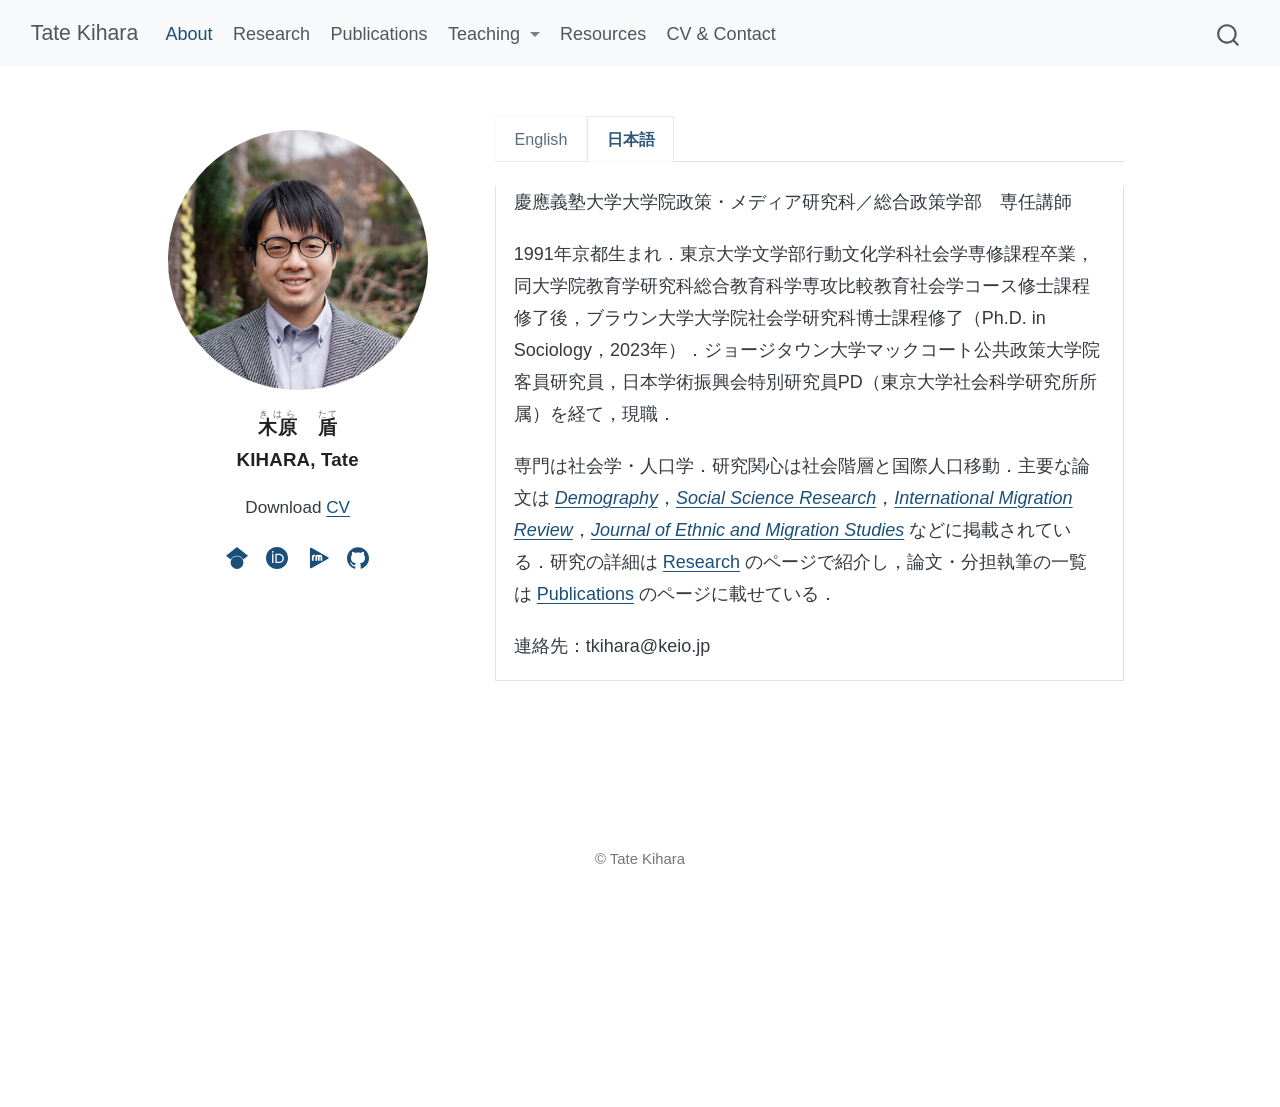
<file: japanese/index.html>
<!DOCTYPE html>
<html lang="ja">
<head>
<meta charset="utf-8">
<title>略歴 — Tate Kihara</title>
<link rel="canonical" href="https://tatekihara.com/#japanese">
<meta http-equiv="refresh" content="0; url=/#japanese">
</head>
<body>
<p>略歴は <a href="/#japanese">About ページ</a> に移動しました．</p>
</body>
</html>
</file>
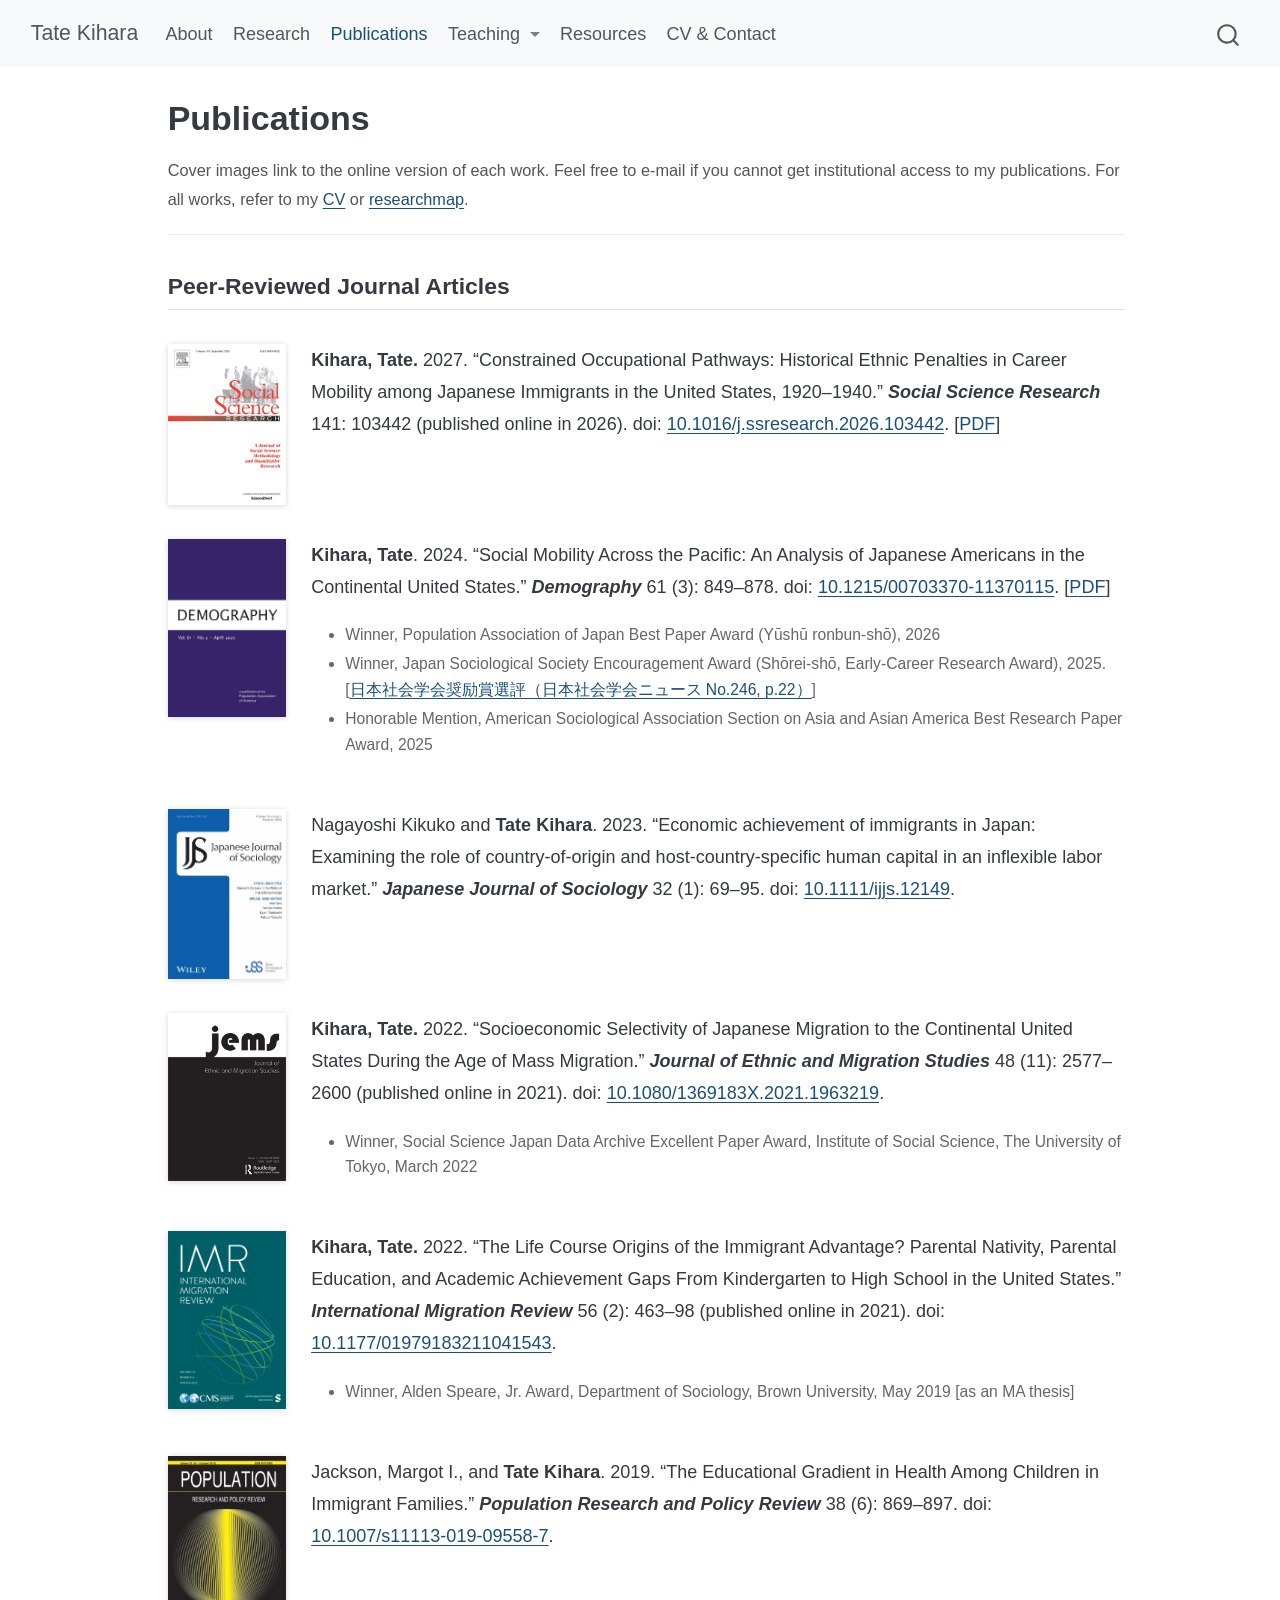
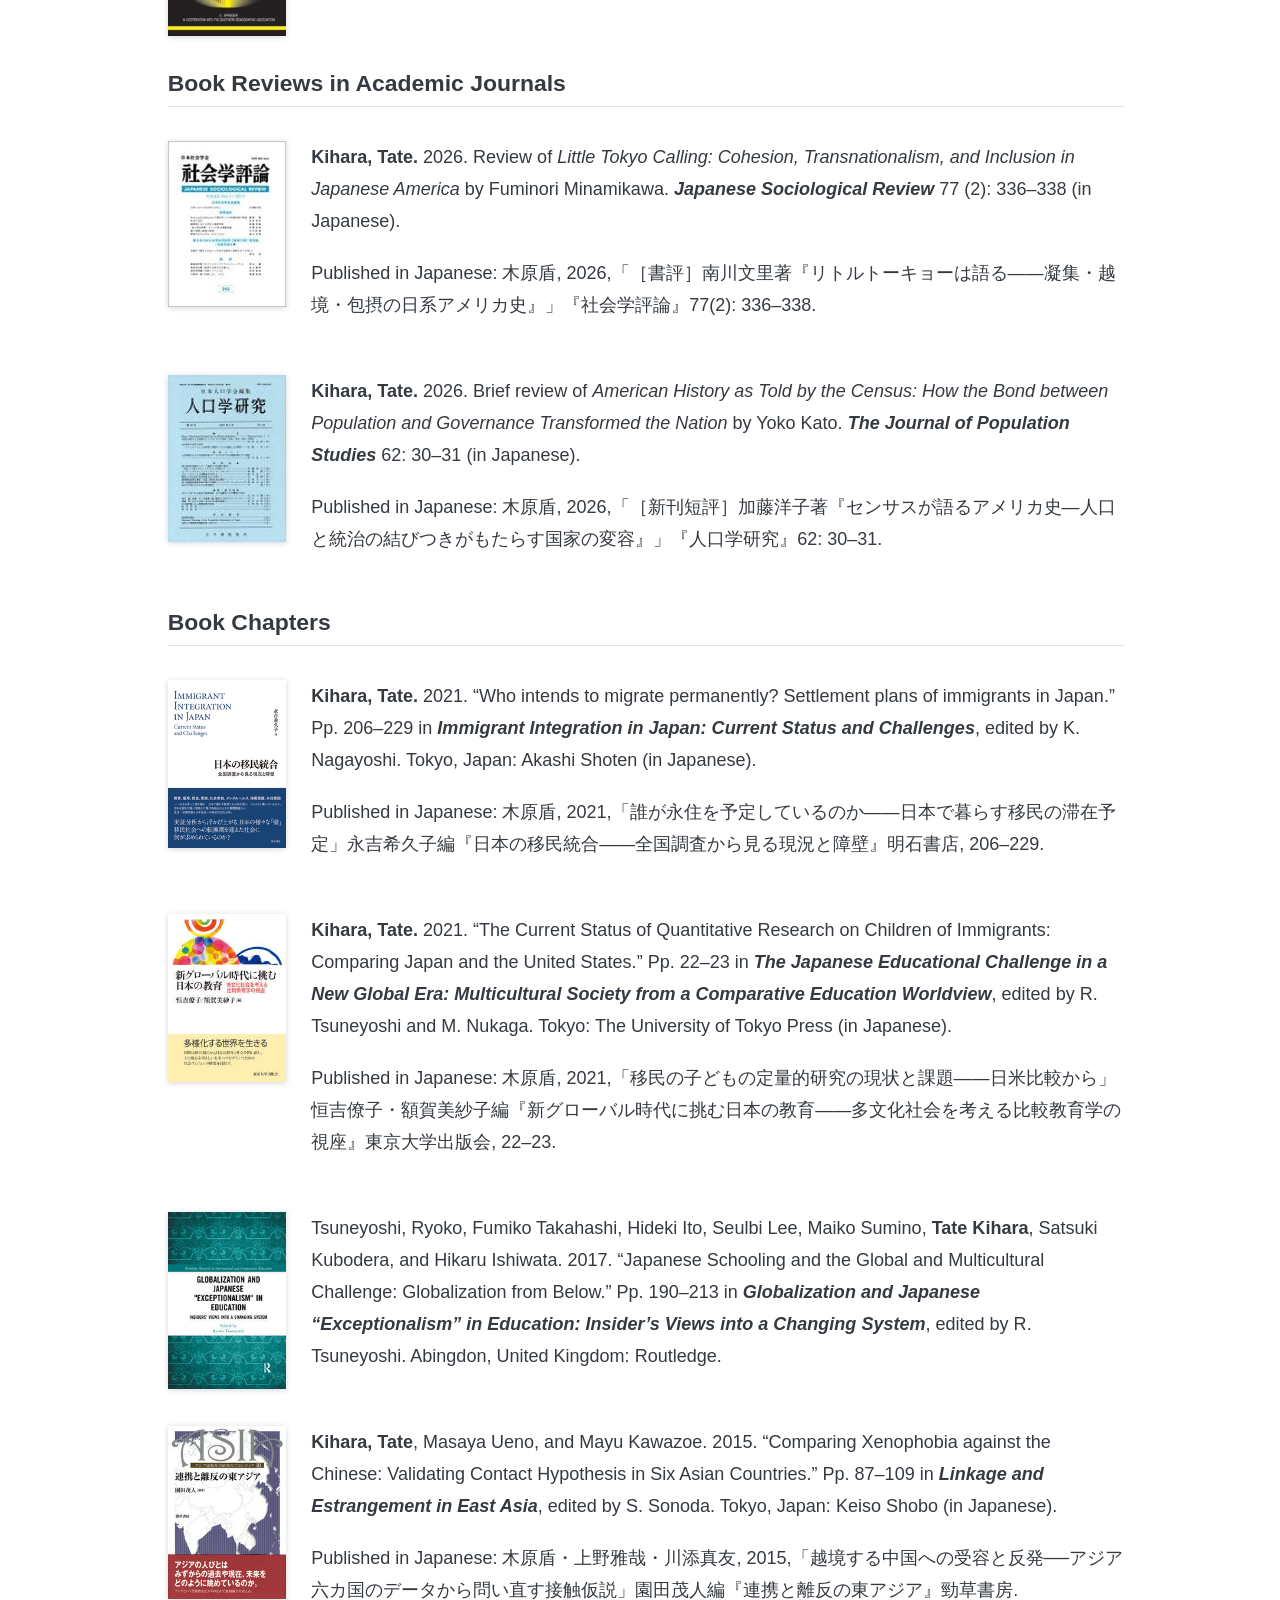
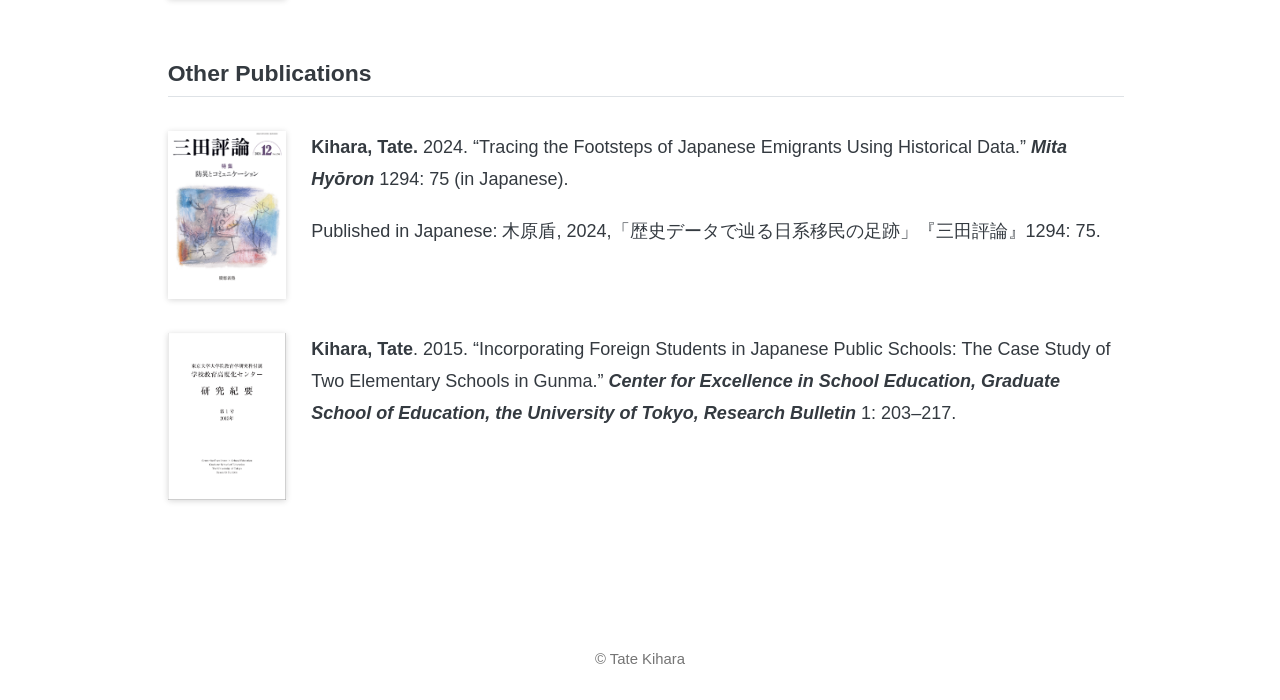
<file: publications/index.html>
<!DOCTYPE html>
<html xmlns="http://www.w3.org/1999/xhtml" lang="en" xml:lang="en"><head>

<meta charset="utf-8">
<meta name="generator" content="quarto-1.11.9">

<meta name="viewport" content="width=device-width, initial-scale=1.0, user-scalable=yes">

<meta name="description" content="Peer-reviewed articles, book chapters, and book reviews by Tate Kihara on international migration, social demography, and social stratification.">

<title>Publications – Tate Kihara</title>
<style>
/* Default styles provided by pandoc.
** See https://pandoc.org/MANUAL.html#variables-for-html for config info.
*/
span.smallcaps{font-variant: small-caps;}
div.columns{display: flex; gap: 1.5em;}
div.column{flex: auto;}
@media screen {
div.columns{gap: min(4vw, 1.5em);}
div.column{overflow-x: auto;}
}
div.hanging-indent{margin-left: 1.5em; text-indent: -1.5em;}
ul.task-list{list-style: none;}
ul.task-list li input[type="checkbox"] {
  width: 0.8em;
  margin: 0 0.8em 0.2em -1em; /* quarto-specific, see https://github.com/quarto-dev/quarto-cli/issues/4556 */ 
  vertical-align: middle;
}
</style>


<script src="../site_libs/quarto-nav/quarto-nav.js"></script>
<script src="../site_libs/quarto-nav/headroom.min.js"></script>
<script src="../site_libs/clipboard/clipboard.min.js"></script>
<script src="../site_libs/quarto-search/autocomplete.umd.js"></script>
<script src="../site_libs/quarto-search/fuse.min.js"></script>
<script src="../site_libs/quarto-search/quarto-search.js"></script>
<meta name="quarto:offset" content="../">
<link href="../assets/favicon.png" rel="icon" type="image/png">
<script src="../site_libs/quarto-html/quarto.js" type="module"></script>
<script src="../site_libs/quarto-html/tabsets/tabsets.js" type="module"></script>
<script src="../site_libs/quarto-html/scrollable-regions/scrollable-regions.js" type="module"></script>
<script src="../site_libs/quarto-html/popper.min.js"></script>
<script src="../site_libs/quarto-html/tippy.umd.min.js"></script>
<link href="../site_libs/quarto-html/tippy.css" rel="stylesheet">
<link href="../site_libs/quarto-html/quarto-syntax-highlighting-1bb8747d1481b926512485f1997f5c4d.css" rel="stylesheet" id="quarto-text-highlighting-styles">
<script src="../site_libs/bootstrap/bootstrap.min.js"></script>
<link href="../site_libs/bootstrap/bootstrap-icons.css" rel="stylesheet">
<link href="../site_libs/bootstrap/bootstrap-d12eaf7c717cfe980d01d8209917f8a2.min.css" rel="stylesheet" append-hash="true" id="quarto-bootstrap" data-mode="light">
<script id="quarto-search-options" type="application/json">{
  "location": "navbar",
  "copy-button": false,
  "collapse-after": 3,
  "panel-placement": "end",
  "type": "overlay",
  "limit": 50,
  "keyboard-shortcut": [
    "f",
    "/",
    "s"
  ],
  "show-item-context": false,
  "language": {
    "search-no-results-text": "No results",
    "search-matching-documents-text": "matching documents",
    "search-copy-link-title": "Copy link to search",
    "search-hide-matches-text": "Hide additional matches",
    "search-more-match-text": "more match in this document",
    "search-more-matches-text": "more matches in this document",
    "search-clear-button-title": "Clear",
    "search-text-placeholder": "",
    "search-detached-cancel-button-title": "Cancel",
    "search-submit-button-title": "Submit",
    "search-label": "Search"
  }
}</script>
<meta name="google-site-verification" content="U9AvdBDqkcp5taY0bOzk6FZNUZwffZRuPdKgS1I-uy0">
<!-- OGP 画像の寸法。全ページ共通カード assets/og-card.jpg（1200x630）の実寸。
     Quarto 1.10.18 は open-graph の image-width/height キーを出力しないため直接注入 -->
<meta property="og:image:width" content="1200">
<meta property="og:image:height" content="630">
<script data-goatcounter="https://tatekihara.goatcounter.com/count" async="" src="//gc.zgo.at/count.js"></script>
<script>
document.addEventListener('DOMContentLoaded', function () {
  var here = window.location.pathname.replace(/index\.html$/, '');
  document.querySelectorAll('.navbar .dropdown-menu .dropdown-item').forEach(function (a) {
    if (a.pathname.replace(/index\.html$/, '') !== here) return;
    a.setAttribute('aria-current', 'page');
    var menu = a.closest('.dropdown');
    var toggle = menu && menu.querySelector('.dropdown-toggle');
    if (toggle) toggle.classList.add('active');
  });
});
</script>


<link rel="stylesheet" href="../assets/styles.css">
<meta property="og:title" content="Publications – Tate Kihara">
<meta property="og:description" content="Peer-reviewed articles, book chapters, and book reviews by Tate Kihara on international migration, social demography, and social stratification.">
<meta property="og:image" content="https://tatekihara.com/assets/og-card.jpg">
<meta property="og:site_name" content="Tate Kihara">
<meta property="og:image:alt" content="Keio University Shonan Fujisawa Campus">
<meta property="og:image:height" content="630">
<meta property="og:image:width" content="1200">
<meta name="twitter:title" content="Publications – Tate Kihara">
<meta name="twitter:description" content="Peer-reviewed articles, book chapters, and book reviews by Tate Kihara on international migration, social demography, and social stratification.">
<meta name="twitter:image" content="https://tatekihara.com/assets/og-card.jpg">
<meta name="twitter:card" content="summary">
</head>

<body class="nav-fixed fullcontent quarto-light"><a id="quarto-skip-link" class="visually-hidden-focusable" href="#quarto-document-content">Skip to main content</a>

<div id="quarto-search-results"></div>
  <header id="quarto-header" class="headroom fixed-top">
    <nav class="navbar navbar-expand-lg " data-bs-theme="dark" aria-label="Site">
      <div class="navbar-container container-fluid">
      <div class="navbar-brand-container mx-auto">
    <a class="navbar-brand" href="../index.html">
    <span class="navbar-title">Tate Kihara</span>
    </a>
  </div>
          <button class="navbar-toggler" type="button" data-bs-toggle="collapse" data-bs-target="#navbarCollapse" aria-controls="navbarCollapse" aria-expanded="false" aria-label="Toggle navigation" onclick="if (window.quartoToggleHeadroom) { window.quartoToggleHeadroom(); }">
  <span class="navbar-toggler-icon"></span>
</button>
          <div class="collapse navbar-collapse" id="navbarCollapse">
            <ul class="navbar-nav navbar-nav-scroll me-auto">
  <li class="nav-item">
    <a class="nav-link" href="../index.html"> 
<span class="menu-text">About</span></a>
  </li>  
  <li class="nav-item">
    <a class="nav-link" href="../research/index.html"> 
<span class="menu-text">Research</span></a>
  </li>  
  <li class="nav-item">
    <a class="nav-link active" href="../publications/index.html" aria-current="page"> 
<span class="menu-text">Publications</span></a>
  </li>  
  <li class="nav-item dropdown ">
    <a class="nav-link dropdown-toggle" href="#" id="nav-menu-teaching" role="link" data-bs-toggle="dropdown" aria-expanded="false">
 <span class="menu-text">Teaching</span>
    </a>
    <ul class="dropdown-menu" aria-labelledby="nav-menu-teaching">    
        <li>
    <a class="dropdown-item" href="../teaching/courses/index.html">
 <span class="dropdown-text">Courses</span></a>
  </li>  
        <li>
    <a class="dropdown-item" href="../teaching/keio_students/index.html">
 <span class="dropdown-text">For Students</span></a>
  </li>  
    </ul>
  </li>
  <li class="nav-item">
    <a class="nav-link" href="../resources/index.html"> 
<span class="menu-text">Resources</span></a>
  </li>  
  <li class="nav-item">
    <a class="nav-link" href="../cv/index.html"> 
<span class="menu-text">CV &amp; Contact</span></a>
  </li>  
</ul>
          </div> <!-- /navcollapse -->
            <div class="quarto-navbar-tools">
</div>
            <div id="quarto-search" class="" title="Search"></div>
      </div> <!-- /container-fluid -->
    </nav>
</header>
<!-- content -->
<div id="quarto-content" class="quarto-container page-columns page-rows-contents page-layout-article page-navbar">
<!-- sidebar -->
<!-- margin-sidebar -->
    
<!-- main -->
<main class="content" id="quarto-document-content" tabindex="-1">

<header id="title-block-header" class="quarto-title-block default">
<div class="quarto-title">
<h1 class="title">Publications</h1>
</div>

<div>
  <div class="description">
    Peer-reviewed articles, book chapters, and book reviews by Tate Kihara on international migration, social demography, and social stratification.
  </div>
</div>


<div class="quarto-title-meta">

    
  
    
  </div>
  


</header>


<div class="page-intro">
<p>Cover images link to the online version of each work. Feel free to e-mail if you cannot get institutional access to my publications. For all works, refer to my <a href="../cv/">CV</a> or <a href="https://researchmap.jp/tkihara">researchmap</a>.</p>
</div>
<section id="peer-reviewed-journal-articles" class="level2">
<h2 data-anchor-id="peer-reviewed-journal-articles">Peer-Reviewed Journal Articles</h2>
<div class="pub">
<div class="pub-cover">
<p><a href="https://doi.org/10.1016/j.ssresearch.2026.103442"><img src="../assets/covers/ssr_cover.jpg" class="img-fluid"></a></p>
</div>
<div class="pub-text">
<p><strong>Kihara, Tate.</strong> 2027. “Constrained Occupational Pathways: Historical Ethnic Penalties in Career Mobility among Japanese Immigrants in the United States, 1920–1940.” <strong><em>Social Science Research</em></strong> 141: 103442 (published online in 2026). doi: <a href="https://doi.org/10.1016/j.ssresearch.2026.103442">10.1016/j.ssresearch.2026.103442</a>. [<a href="../files/Kihara_2027_SSR.pdf">PDF</a>]</p>
</div>
</div>
<div class="pub">
<div class="pub-cover">
<p><a href="https://read.dukeupress.edu/demography/article/doi/10.1215/00703370-11370115/387961/Social-Mobility-Across-the-Pacific-An-Analysis-of?guestAccessKey=daafe79a-b043-467a-8674-f67e0f035638"><img src="../wp-content/uploads/2024/05/m_coverimage-1.png" class="img-fluid"></a></p>
</div>
<div class="pub-text">
<p><strong>Kihara, Tate</strong>. 2024. “Social Mobility Across the Pacific: An Analysis of Japanese Americans in the Continental United States.” <strong><em>Demography</em></strong> 61 (3): 849–878. doi: <a href="https://doi.org/10.1215/00703370-11370115">10.1215/00703370-11370115</a>. [<a href="../wp-content/uploads/2025/01/Kihara_2024_Demography.pdf">PDF</a>]</p>
<ul>
<li>Winner, Population Association of Japan Best Paper Award (Yūshū ronbun-shō), 2026</li>
<li>Winner, Japan Sociological Society Encouragement Award (Shōrei-shō, Early-Career Research Award), 2025. [<a href="https://jss-sociology.org/wp/wp-content/uploads/2026/02/jss_news246.pdf#page=22">日本社会学会奨励賞選評（日本社会学会ニュース No.246, p.22）</a>]</li>
<li>Honorable Mention, American Sociological Association Section on Asia and Asian America Best Research Paper Award, 2025</li>
</ul>
</div>
</div>
<div class="pub">
<div class="pub-cover">
<p><a href="https://onlinelibrary.wiley.com/toc/27691357/2023/32/1"><img src="../wp-content/uploads/2024/12/ijjs.v33.1.cover-2.jpg" class="img-fluid"></a></p>
</div>
<div class="pub-text">
<p>Nagayoshi Kikuko and <strong>Tate Kihara</strong>. 2023. “Economic achievement of immigrants in Japan: Examining the role of country-of-origin and host-country-specific human capital in an inflexible labor market.” <strong><em>Japanese Journal of Sociology</em></strong> 32 (1): 69–95. doi: <a href="https://doi.org/10.1111/ijjs.12149">10.1111/ijjs.12149</a>.</p>
</div>
</div>
<div class="pub">
<div class="pub-cover">
<p><a href="https://www.tandfonline.com/doi/full/10.1080/1369183X.2021.1963219"><img src="../wp-content/uploads/2025/12/showCoverImage-4.jpeg" class="img-fluid"></a></p>
</div>
<div class="pub-text">
<p><strong>Kihara, Tate.</strong> 2022. “Socioeconomic Selectivity of Japanese Migration to the Continental United States During the Age of Mass Migration.” <strong><em>Journal of Ethnic and Migration Studies</em></strong> 48 (11): 2577–2600 (published online in 2021). doi: <a href="https://doi.org/10.1080/1369183X.2021.1963219">10.1080/1369183X.2021.1963219</a>.</p>
<ul>
<li>Winner, Social Science Japan Data Archive Excellent Paper Award, Institute of Social Science, The University of Tokyo, March 2022</li>
</ul>
</div>
</div>
<div class="pub">
<div class="pub-cover">
<p><a href="https://journals.sagepub.com/doi/full/10.1177/01979183211041543"><img src="../wp-content/uploads/2025/12/mrxa_59_4.webp" class="img-fluid"></a></p>
</div>
<div class="pub-text">
<p><strong>Kihara, Tate.</strong> 2022. “The Life Course Origins of the Immigrant Advantage? Parental Nativity, Parental Education, and Academic Achievement Gaps From Kindergarten to High School in the United States.” <strong><em>International Migration Review</em></strong> 56 (2): 463–98 (published online in 2021). doi: <a href="https://doi.org/10.1177/01979183211041543">10.1177/01979183211041543</a>.</p>
<ul>
<li>Winner, Alden Speare, Jr.&nbsp;Award, Department of Sociology, Brown University, May 2019 [as an MA thesis]</li>
</ul>
</div>
</div>
<div class="pub">
<div class="pub-cover">
<p><a href="https://link.springer.com/article/10.1007/s11113-019-09558-7"><img src="../assets/covers/prpr_cover.jpg" class="img-fluid"></a></p>
</div>
<div class="pub-text">
<p>Jackson, Margot I., and <strong>Tate Kihara</strong>. 2019. “The Educational Gradient in Health Among Children in Immigrant Families.” <strong><em>Population Research and Policy Review</em></strong> 38 (6): 869–897. doi: <a href="https://doi.org/10.1007/s11113-019-09558-7">10.1007/s11113-019-09558-7</a>.</p>
</div>
</div>
</section>
<section id="book-reviews-in-academic-journals" class="level2">
<h2 data-anchor-id="book-reviews-in-academic-journals">Book Reviews in Academic Journals</h2>
<div class="pub">
<div class="pub-cover">
<p><a href="https://www.jstage.jst.go.jp/browse/jsr/-char/ja"><img src="../assets/covers/jsr_cover.jpg" class="img-fluid"></a></p>
</div>
<div class="pub-text">
<p><strong>Kihara, Tate.</strong> 2026. Review of <em>Little Tokyo Calling: Cohesion, Transnationalism, and Inclusion in Japanese America</em> by Fuminori Minamikawa. <strong><em>Japanese Sociological Review</em></strong> 77 (2): 336–338 (in Japanese).</p>
<p>Published in Japanese: 木原盾, 2026,「［書評］南川文里著『リトルトーキョーは語る――凝集・越境・包摂の日系アメリカ史』」『社会学評論』77(2): 336–338.</p>
</div>
</div>
<div class="pub">
<div class="pub-cover">
<p><a href="https://www.jstage.jst.go.jp/browse/jps/-char/ja"><img src="../assets/covers/jps_cover.jpg" class="img-fluid"></a></p>
</div>
<div class="pub-text">
<p><strong>Kihara, Tate.</strong> 2026. Brief review of <em>American History as Told by the Census: How the Bond between Population and Governance Transformed the Nation</em> by Yoko Kato. <strong><em>The Journal of Population Studies</em></strong> 62: 30–31 (in Japanese).</p>
<p>Published in Japanese: 木原盾, 2026,「［新刊短評］加藤洋子著『センサスが語るアメリカ史―人口と統治の結びつきがもたらす国家の変容』」『人口学研究』62: 30–31.</p>
</div>
</div>
</section>
<section id="book-chapters" class="level2">
<h2 data-anchor-id="book-chapters">Book Chapters</h2>
<div class="pub">
<div class="pub-cover">
<p><a href="https://www.akashi.co.jp/book/b584325.html"><img src="../assets/covers/akashi_imin_togo.jpg" class="img-fluid"></a></p>
</div>
<div class="pub-text">
<p><strong>Kihara, Tate.</strong> 2021. “Who intends to migrate permanently? Settlement plans of immigrants in Japan.” Pp. 206–229 in <strong><em>Immigrant Integration in Japan: Current Status and Challenges</em></strong>, edited by K. Nagayoshi. Tokyo, Japan: Akashi Shoten (in Japanese).</p>
<p>Published in Japanese: 木原盾, 2021,「誰が永住を予定しているのか――日本で暮らす移民の滞在予定」永吉希久子編『日本の移民統合――全国調査から見る現況と障壁』明石書店, 206–229.</p>
</div>
</div>
<div class="pub">
<div class="pub-cover">
<p><a href="https://www.utp.or.jp/book/b10032836.html"><img src="../assets/covers/utp_global.jpg" class="img-fluid"></a></p>
</div>
<div class="pub-text">
<p><strong>Kihara, Tate.</strong> 2021. “The Current Status of Quantitative Research on Children of Immigrants: Comparing Japan and the United States.” Pp. 22–23 in <strong><em>The Japanese Educational Challenge in a New Global Era: Multicultural Society from a Comparative Education Worldview</em></strong>, edited by R. Tsuneyoshi and M. Nukaga. Tokyo: The University of Tokyo Press (in Japanese).</p>
<p>Published in Japanese: 木原盾, 2021,「移民の子どもの定量的研究の現状と課題――日米比較から」恒吉僚子・額賀美紗子編『新グローバル時代に挑む日本の教育――多文化社会を考える比較教育学の視座』東京大学出版会, 22–23.</p>
</div>
</div>
<div class="pub">
<div class="pub-cover">
<p><a href="https://doi.org/10.4324/9781315690278"><img src="../assets/covers/routledge_globalization.jpg" class="img-fluid"></a></p>
</div>
<div class="pub-text">
<p>Tsuneyoshi, Ryoko, Fumiko Takahashi, Hideki Ito, Seulbi Lee, Maiko Sumino, <strong>Tate Kihara</strong>, Satsuki Kubodera, and Hikaru Ishiwata. 2017. “Japanese Schooling and the Global and Multicultural Challenge: Globalization from Below.” Pp. 190–213 in <strong><em>Globalization and Japanese “Exceptionalism” in Education: Insider’s Views into a Changing System</em></strong>, edited by R. Tsuneyoshi. Abingdon, United Kingdom: Routledge.</p>
</div>
</div>
<div class="pub">
<div class="pub-cover">
<p><a href="https://www.keisoshobo.co.jp/book/b193739.html"><img src="../wp-content/uploads/2025/05/normal_64b7d65f-e96f-45ee-9d5a-86bf596f3f0b.jpg" class="img-fluid"></a></p>
</div>
<div class="pub-text">
<p><strong>Kihara, Tate</strong>, Masaya Ueno, and Mayu Kawazoe. 2015. “Comparing Xenophobia against the Chinese: Validating Contact Hypothesis in Six Asian Countries.” Pp. 87–109 in <strong><em>Linkage and Estrangement in East Asia</em></strong>, edited by S. Sonoda. Tokyo, Japan: Keiso Shobo (in Japanese).</p>
<p>Published in Japanese: 木原盾・上野雅哉・川添真友, 2015,「越境する中国への受容と反発──アジア六カ国のデータから問い直す接触仮説」園田茂人編『連携と離反の東アジア』勁草書房.</p>
</div>
</div>
</section>
<section id="other-publications" class="level2">
<h2 data-anchor-id="other-publications">Other Publications</h2>
<div class="pub">
<div class="pub-cover">
<p><a href="https://www.keio-up.co.jp/mita/202412/"><img src="../wp-content/uploads/2024/12/book_cover.png" class="img-fluid"></a></p>
</div>
<div class="pub-text">
<p><strong>Kihara, Tate.</strong> 2024. “Tracing the Footsteps of Japanese Emigrants Using Historical Data.” <strong><em>Mita Hyōron</em></strong> 1294: 75 (in Japanese).</p>
<p>Published in Japanese: 木原盾, 2024,「歴史データで辿る日系移民の足跡」『三田評論』1294: 75.</p>
</div>
</div>
<div class="pub">
<div class="pub-cover">
<p><a href="https://www.schoolexcellence.p.u-tokyo.ac.jp/wp/wp-content/uploads/2015/10/★学校教育高度化センター-研究紀要-第１号%E3%80%802015.pdf"><img src="../wp-content/uploads/2024/11/Screenshot-2024-11-22-at-11.00.09.png" class="img-fluid"></a></p>
</div>
<div class="pub-text">
<p><strong>Kihara, Tate</strong>. 2015. “Incorporating Foreign Students in Japanese Public Schools: The Case Study of Two Elementary Schools in Gunma.” <strong><em>Center for Excellence in School Education, Graduate School of Education, the University of Tokyo, Research Bulletin</em></strong> 1: 203–217.</p>
</div>
</div>


</section>

</main> <!-- /main -->
<script id="quarto-html-after-body" type="application/javascript">
  window.document.addEventListener("DOMContentLoaded", function (event) {
    const isCodeAnnotation = (el) => {
      for (const clz of el.classList) {
        if (clz.startsWith('code-annotation-')) {                     
          return true;
        }
      }
      return false;
    }
    const onCopySuccess = function(e) {
      // button target
      const button = e.trigger;
      // don't keep focus
      button.blur();
      // flash "checked"
      button.classList.add('code-copy-button-checked');
      var currentTitle = button.getAttribute("title");
      button.setAttribute("title", "Copied!");
      let tooltip;
      if (window.bootstrap) {
        button.setAttribute("data-bs-toggle", "tooltip");
        button.setAttribute("data-bs-placement", "left");
        button.setAttribute("data-bs-title", "Copied!");
        tooltip = new bootstrap.Tooltip(button, 
          { trigger: "manual", 
            customClass: "code-copy-button-tooltip",
            offset: [0, -8]});
        tooltip.show();    
      }
      setTimeout(function() {
        if (tooltip) {
          tooltip.hide();
          button.removeAttribute("data-bs-title");
          button.removeAttribute("data-bs-toggle");
          button.removeAttribute("data-bs-placement");
        }
        button.setAttribute("title", currentTitle);
        button.classList.remove('code-copy-button-checked');
      }, 1000);
      // clear code selection
      e.clearSelection();
    }
    const getTextToCopy = function(trigger) {
      const outerScaffold = trigger.parentElement.cloneNode(true);
      const codeEl = outerScaffold.querySelector('code');
      for (const childEl of codeEl.children) {
        if (isCodeAnnotation(childEl)) {
          childEl.remove();
        }
      }
      return codeEl.innerText;
    }
    const clipboard = new window.ClipboardJS('.code-copy-button:not([data-in-quarto-modal])', {
      text: getTextToCopy
    });
    clipboard.on('success', onCopySuccess);
    if (window.document.getElementById('quarto-embedded-source-code-modal')) {
      const clipboardModal = new window.ClipboardJS('.code-copy-button[data-in-quarto-modal]', {
        text: getTextToCopy,
        container: window.document.getElementById('quarto-embedded-source-code-modal')
      });
      clipboardModal.on('success', onCopySuccess);
    }
      var localhostRegex = new RegExp(/^(?:http|https):\/\/localhost\:?[0-9]*\//);
      var mailtoRegex = new RegExp(/^mailto:/);
        var filterRegex = new RegExp("https:\/\/tatekihara\.com");
      const newWindowLabel = "(opens in a new tab)";
      const newWindowNoteId = "quarto-ext-newwindow-label";
      // Links reference one hidden label through aria-describedby, so the
      // announcement never changes their accessible name.
      var describeNewWindow = (link) => {
        if (!window.document.getElementById(newWindowNoteId)) {
          var newWindowNote = window.document.createElement("span");
          newWindowNote.id = newWindowNoteId;
          newWindowNote.hidden = true;
          newWindowNote.textContent = newWindowLabel;
          window.document.body.appendChild(newWindowNote);
        }
        var describedBy = (link.getAttribute("aria-describedby") || "").split(/\s+/).filter(Boolean);
        if (!describedBy.includes(newWindowNoteId)) {
          describedBy.push(newWindowNoteId);
          link.setAttribute("aria-describedby", describedBy.join(" "));
        }
      }
      var isInternal = (href) => {
          return filterRegex.test(href) || localhostRegex.test(href) || mailtoRegex.test(href);
      }
      // Inspect non-navigation links and adorn them if external
      window.quartoDecorateExternalLinks = function (root) {
     var links = (root || window.document).querySelectorAll('a[href]:not(.nav-link):not(.navbar-brand):not(.toc-action):not(.sidebar-link):not(.sidebar-item-toggle):not(.pagination-link):not(.no-external):not([aria-hidden]):not(.dropdown-item):not(.quarto-navigation-tool):not(.about-link)');
      for (var i=0; i<links.length; i++) {
        const link = links[i];
        if (!isInternal(link.href)) {
          // undo the damage that might have been done by quarto-nav.js in the case of
          // links that we want to consider external
          if (link.dataset.originalHref !== undefined) {
            link.href = link.dataset.originalHref;
          }
            // target, if specified
            link.setAttribute("target", "_blank");
            if (link.getAttribute("rel") === null) {
              link.setAttribute("rel", "noopener");
            }
            describeNewWindow(link);
          if (!link.classList.contains('no-external-icon')) {
          }
        }
      }
      };
      window.quartoDecorateExternalLinks(window.document);
    // Esc closes the popup (WCAG 1.4.13) and focus leaving both trigger and
    // popup closes it (WCAG 2.4.11); tippy handles neither for interactive popups.
    const hideOnEscAndFocusOut = {
      name: 'hideOnEscAndFocusOut',
      defaultValue: true,
      fn(instance) {
        const dismiss = () => {
          // A show scheduled by the trigger delay would otherwise reopen it
          instance.clearDelayTimeouts();
          instance.hide();
        };
        const onKeyDown = (event) => {
          if (event.key !== 'Escape') {
            return;
          }
          // Keep Esc from also reaching page handlers (e.g. reveal.js overview),
          // except an open reveal.js slide menu, which Esc should close too.
          // The menu handles keys only when its keyboard option is on.
          const menuHandlesEsc = window.Reveal?.getPlugin?.('menu')?.isOpen() &&
            window.Reveal.getConfig().menu?.keyboard !== false;
          if (!menuHandlesEsc) {
            event.stopPropagation();
          }
          if (instance.popper.contains(window.document.activeElement)) {
            // Disabled while refocusing so the focus trigger does not reopen it
            instance.disable();
            instance.reference.focus();
            instance.enable();
          }
          dismiss();
        };
        const onFocusOut = (event) => {
          const target = event.relatedTarget;
          if (target && !instance.reference.contains(target) &&
              !instance.popper.contains(target)) {
            dismiss();
          }
        };
        // On the trigger too: a click trigger (code-annotations: select) has no
        // blur handling. Attached for the instance's lifetime so leaving the
        // trigger also cancels a show still pending on the trigger delay.
        instance.reference.addEventListener('focusout', onFocusOut);
        return {
          onShow() {
            window.document.addEventListener('keydown', onKeyDown, true);
            instance.popper.addEventListener('focusout', onFocusOut);
          },
          onHide() {
            window.document.removeEventListener('keydown', onKeyDown, true);
            instance.popper.removeEventListener('focusout', onFocusOut);
          },
          onDestroy() {
            instance.reference.removeEventListener('focusout', onFocusOut);
          },
        };
      },
    };
    function tippyHover(el, contentFn, onTriggerFn, onUntriggerFn) {
      const config = {
        allowHTML: true,
        maxWidth: 500,
        delay: 100,
        arrow: false,
        appendTo: function(el) {
            return el.parentElement;
        },
        interactive: true,
        interactiveBorder: 10,
        theme: 'quarto',
        placement: 'bottom-start',
        plugins: [hideOnEscAndFocusOut],
      };
      if (contentFn) {
        config.content = contentFn;
      }
      if (onTriggerFn) {
        config.onTrigger = onTriggerFn;
      }
      if (onUntriggerFn) {
        config.onUntrigger = onUntriggerFn;
      }
      window.tippy(el, config); 
    }
    const noterefs = window.document.querySelectorAll('a[role="doc-noteref"]');
    for (var i=0; i<noterefs.length; i++) {
      const ref = noterefs[i];
      tippyHover(ref, function() {
        // use id or data attribute instead here
        let href = ref.getAttribute('data-footnote-href') || ref.getAttribute('href');
        try { href = new URL(href).hash; } catch {}
        const id = href.replace(/^#\/?/, "");
        const note = window.document.getElementById(id);
        if (note) {
          return note.innerHTML;
        } else {
          return "";
        }
      });
    }
    const xrefs = window.document.querySelectorAll('a.quarto-xref');
    const processXRef = (id, note) => {
      // Strip column container classes
      const stripColumnClz = (el) => {
        el.classList.remove("page-full", "page-columns");
        if (el.children) {
          for (const child of el.children) {
            stripColumnClz(child);
          }
        }
      }
      stripColumnClz(note)
      if (id === null || id.startsWith('sec-')) {
        // Special case sections, only their first couple elements
        const container = document.createElement("div");
        if (note.children && note.children.length > 2) {
          container.appendChild(note.children[0].cloneNode(true));
          for (let i = 1; i < note.children.length; i++) {
            const child = note.children[i];
            if (child.tagName === "P" && child.innerText === "") {
              continue;
            } else {
              container.appendChild(child.cloneNode(true));
              break;
            }
          }
          if (window.Quarto?.typesetMath) {
            window.Quarto.typesetMath(container);
          }
          return container.innerHTML
        } else {
          if (window.Quarto?.typesetMath) {
            window.Quarto.typesetMath(note);
          }
          return note.innerHTML;
        }
      } else {
        // Remove any anchor links if they are present
        const anchorLink = note.querySelector('a.anchorjs-link');
        if (anchorLink) {
          anchorLink.remove();
        }
        if (window.Quarto?.typesetMath) {
          window.Quarto.typesetMath(note);
        }
        if (note.classList.contains("callout")) {
          return note.outerHTML;
        } else {
          return note.innerHTML;
        }
      }
    }
    for (var i=0; i<xrefs.length; i++) {
      const xref = xrefs[i];
      tippyHover(xref, undefined, function(instance) {
        instance.disable();
        let url = xref.getAttribute('href');
        let hash = undefined; 
        if (url.startsWith('#')) {
          hash = url;
        } else {
          try { hash = new URL(url).hash; } catch {}
        }
        if (hash) {
          const id = hash.replace(/^#\/?/, "");
          const note = window.document.getElementById(id);
          if (note !== null) {
            try {
              const html = processXRef(id, note.cloneNode(true));
              instance.setContent(html);
            } finally {
              instance.enable();
              instance.show();
            }
          } else {
            // See if we can fetch this
            fetch(url.split('#')[0])
            .then(res => res.text())
            .then(html => {
              const parser = new DOMParser();
              const htmlDoc = parser.parseFromString(html, "text/html");
              const note = htmlDoc.getElementById(id);
              if (note !== null) {
                const html = processXRef(id, note);
                instance.setContent(html);
              } 
            }).finally(() => {
              instance.enable();
              instance.show();
            });
          }
        } else {
          // See if we can fetch a full url (with no hash to target)
          // This is a special case and we should probably do some content thinning / targeting
          fetch(url)
          .then(res => res.text())
          .then(html => {
            const parser = new DOMParser();
            const htmlDoc = parser.parseFromString(html, "text/html");
            const note = htmlDoc.querySelector('main.content');
            if (note !== null) {
              // This should only happen for chapter cross references
              // (since there is no id in the URL)
              // remove the first header
              if (note.children.length > 0 && note.children[0].tagName === "HEADER") {
                note.children[0].remove();
              }
              const html = processXRef(null, note);
              instance.setContent(html);
            } 
          }).finally(() => {
            instance.enable();
            instance.show();
          });
        }
      }, function(instance) {
      });
    }
        let selectedAnnoteEl;
        const selectorForAnnotation = ( cell, annotation) => {
          let cellAttr = 'data-code-cell="' + cell + '"';
          let lineAttr = 'data-code-annotation="' +  annotation + '"';
          const selector = 'span[' + cellAttr + '][' + lineAttr + ']';
          return selector;
        }
        const selectCodeLines = (annoteEl) => {
          const doc = window.document;
          const targetCell = annoteEl.getAttribute("data-target-cell");
          const targetAnnotation = annoteEl.getAttribute("data-target-annotation");
          const annoteSpan = window.document.querySelector(selectorForAnnotation(targetCell, targetAnnotation));
          const lines = annoteSpan.getAttribute("data-code-lines").split(",");
          const lineIds = lines.map((line) => {
            return targetCell + "-" + line;
          })
          // Each band is positioned against its own containing block, which is
          // not the offsetParent of the lines, so place it from client rects.
          const placeBand = (band, firstEl, lastEl, codeBlock) => {
            const container = band.offsetParent;
            if (container === null) {
              return;
            }
            const containerRect = container.getBoundingClientRect();
            // Reveal.js scales slides with a transform, so convert client
            // pixels back to the CSS pixels of the container.
            const scale = containerRect.height / container.offsetHeight || 1;
            const firstRect = firstEl.getBoundingClientRect();
            const lastRect = lastEl.getBoundingClientRect();
            const top = (firstRect.top - containerRect.top) / scale - container.clientTop + container.scrollTop;
            const height = (lastRect.bottom - firstRect.top) / scale;
            band.style.top = top - 2 + "px";
            band.style.height = height + 4 + "px";
            if (codeBlock) {
              // Without the copy button wrapper, the containing block is wider
              // than the code block, so span the code block explicitly.
              const blockRect = codeBlock.getBoundingClientRect();
              band.style.left = (blockRect.left - containerRect.left) / scale - container.clientLeft + container.scrollLeft + "px";
              band.style.width = blockRect.width / scale + "px";
            }
          };
          if (lineIds.length > 0) {
            const el = window.document.getElementById(lineIds[0]);
            const lastEl = window.document.getElementById(lineIds[lineIds.length - 1]);
            const parent = el.parentElement.parentElement;
            // cook up a div (if necessary) and position it
            let div = window.document.getElementById("code-annotation-line-highlight");
            if (div === null) {
              div = window.document.createElement("div");
              div.setAttribute("id", "code-annotation-line-highlight");
              div.style.position = 'absolute';
              parent.appendChild(div);
            }
            placeBand(div, el, lastEl, parent.closest("div.sourceCode") || parent);
            let gutterDiv = window.document.getElementById("code-annotation-line-highlight-gutter");
            if (gutterDiv === null) {
              gutterDiv = window.document.createElement("div");
              gutterDiv.setAttribute("id", "code-annotation-line-highlight-gutter");
              gutterDiv.style.position = 'absolute';
              const codeCell = window.document.getElementById(targetCell);
              const gutter = codeCell.querySelector('.code-annotation-gutter');
              gutter.appendChild(gutterDiv);
            }
            placeBand(gutterDiv, el, lastEl);
            selectedAnnoteEl = annoteEl;
          }
        };
        const unselectCodeLines = () => {
          const elementsIds = ["code-annotation-line-highlight", "code-annotation-line-highlight-gutter"];
          elementsIds.forEach((elId) => {
            const div = window.document.getElementById(elId);
            if (div) {
              div.remove();
            }
          });
          selectedAnnoteEl = undefined;
        };
          // Handle positioning of the toggle
      window.addEventListener(
        "resize",
        throttle(() => {
          elRect = undefined;
          if (selectedAnnoteEl) {
            selectCodeLines(selectedAnnoteEl);
          }
        }, 10)
      );
      function throttle(fn, ms) {
      let throttle = false;
      let timer;
        return (...args) => {
          if(!throttle) { // first call gets through
              fn.apply(this, args);
              throttle = true;
          } else { // all the others get throttled
              if(timer) clearTimeout(timer); // cancel #2
              timer = setTimeout(() => {
                fn.apply(this, args);
                timer = throttle = false;
              }, ms);
          }
        };
      }
        // Attach click handler to the DT
        const annoteDls = window.document.querySelectorAll('dt[data-target-cell]');
        for (const annoteDlNode of annoteDls) {
          annoteDlNode.addEventListener('click', (event) => {
            const clickedEl = event.target;
            if (clickedEl !== selectedAnnoteEl) {
              unselectCodeLines();
              const activeEl = window.document.querySelector('dt[data-target-cell].code-annotation-active');
              if (activeEl) {
                activeEl.classList.remove('code-annotation-active');
              }
              selectCodeLines(clickedEl);
              clickedEl.classList.add('code-annotation-active');
            } else {
              // Unselect the line
              unselectCodeLines();
              clickedEl.classList.remove('code-annotation-active');
            }
          });
        }
    const findCites = (el) => {
      const parentEl = el.parentElement;
      if (parentEl) {
        const cites = parentEl.dataset.cites;
        if (cites) {
          return {
            el,
            cites: cites.split(' ')
          };
        } else {
          return findCites(el.parentElement)
        }
      } else {
        return undefined;
      }
    };
    var bibliorefs = window.document.querySelectorAll('a[role="doc-biblioref"]');
    for (var i=0; i<bibliorefs.length; i++) {
      const ref = bibliorefs[i];
      const citeInfo = findCites(ref);
      if (citeInfo) {
        tippyHover(citeInfo.el, function() {
          var popup = window.document.createElement('div');
          citeInfo.cites.forEach(function(cite) {
            var citeDiv = window.document.createElement('div');
            citeDiv.classList.add('hanging-indent');
            citeDiv.classList.add('csl-entry');
            var biblioDiv = window.document.getElementById('ref-' + cite);
            if (biblioDiv) {
              citeDiv.innerHTML = biblioDiv.innerHTML;
            }
            popup.appendChild(citeDiv);
          });
          return popup.innerHTML;
        });
      }
    }
  });
  </script>
  <script type="application/javascript">
  window.quartoScrollableRegionsLabels = {"code":"Scrollable code","output":"Scrollable output"};
  </script>
</div> <!-- /content -->
<footer class="footer">
  <div class="nav-footer">
    <div class="nav-footer-left">
      &nbsp;
    </div>   
    <div class="nav-footer-center">
<p>© Tate Kihara</p>
</div>
    <div class="nav-footer-right">
      &nbsp;
    </div>
  </div>
</footer>




</body></html>
</file>
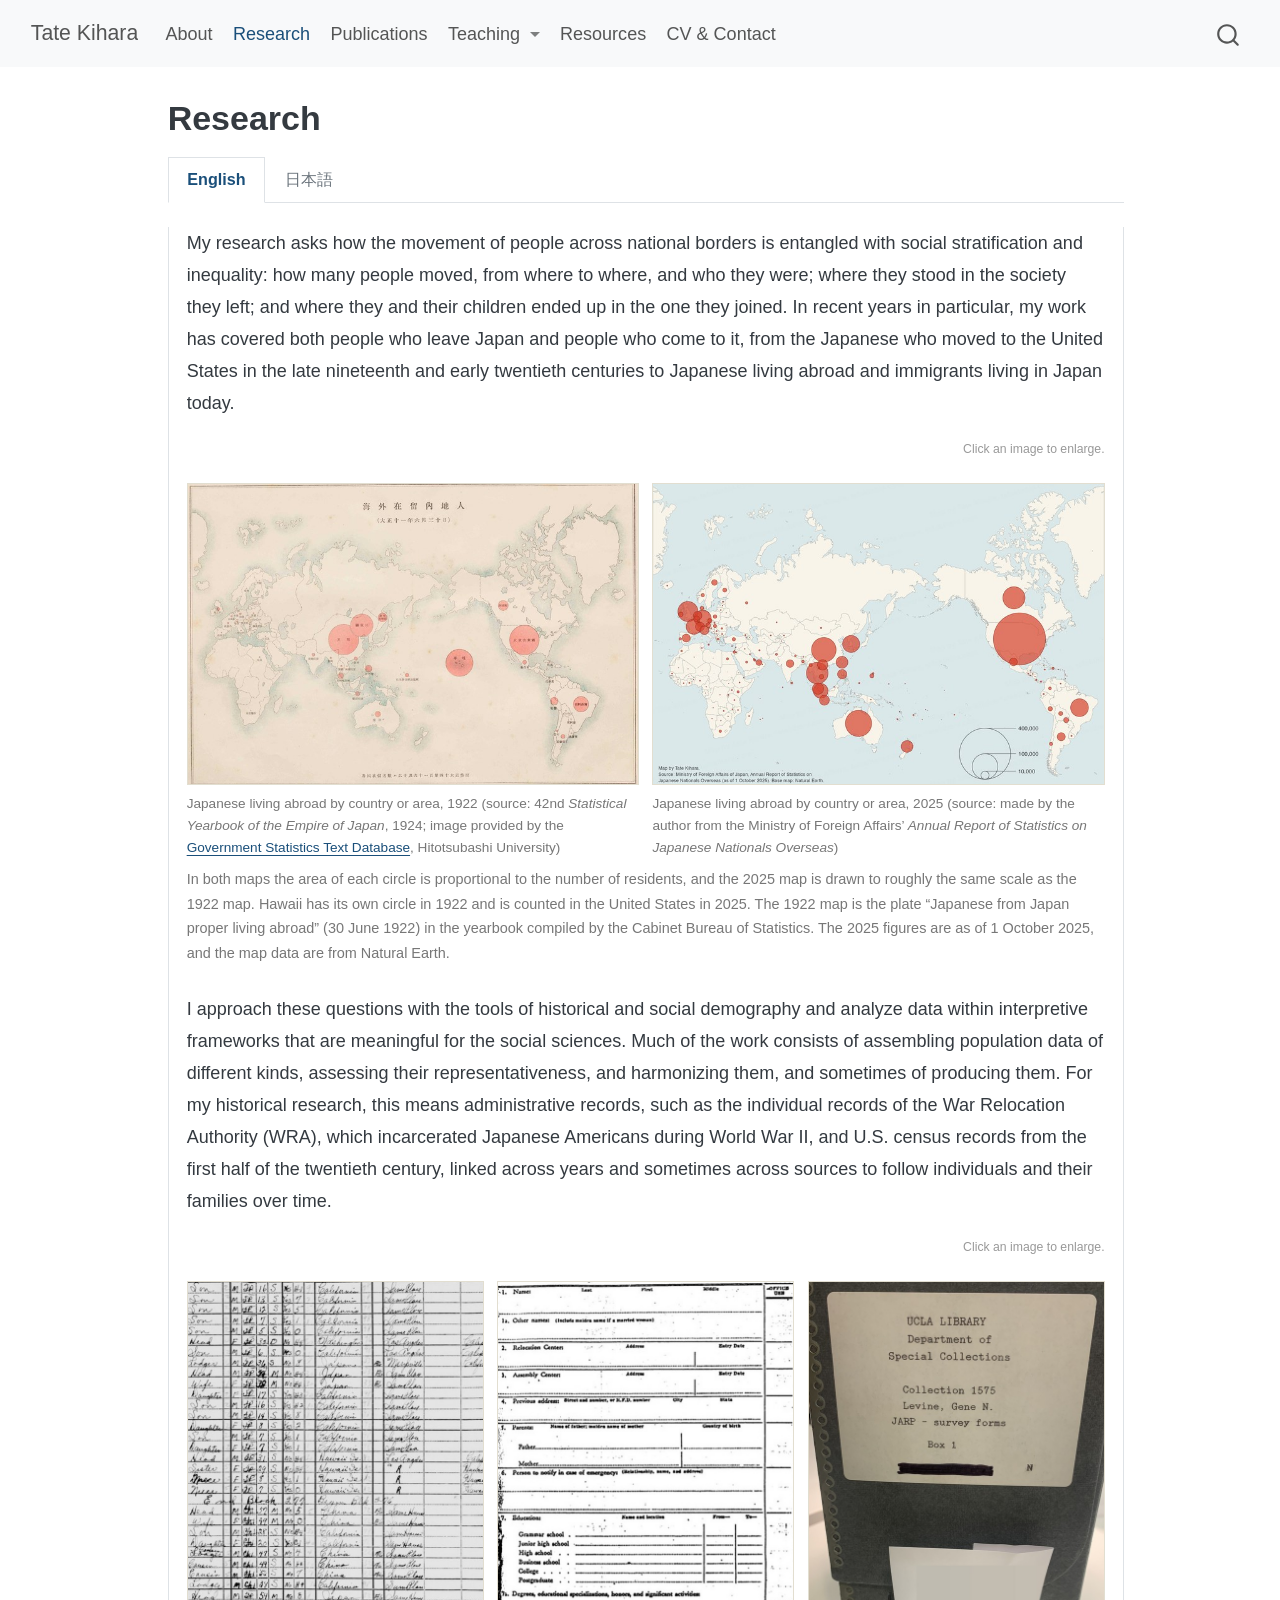
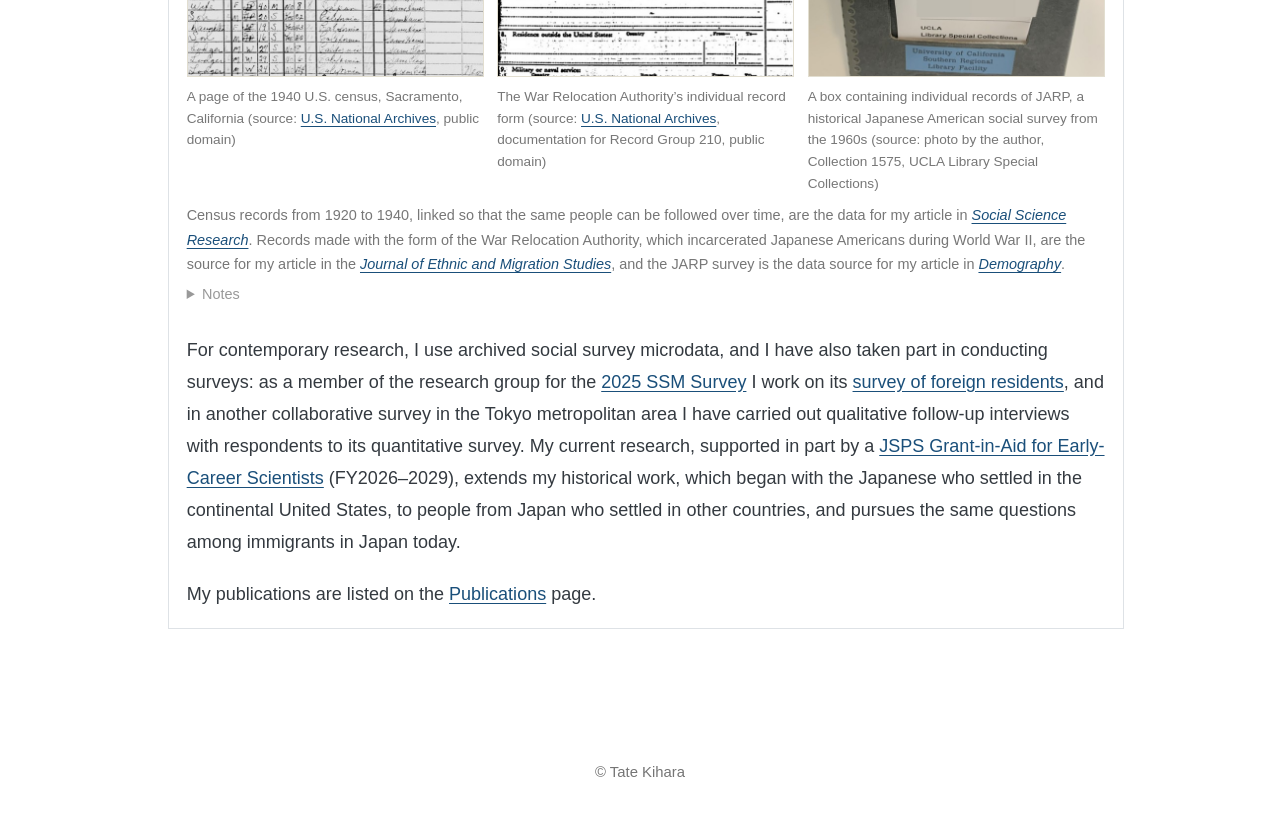
<file: research/index.html>
<!DOCTYPE html>
<html xmlns="http://www.w3.org/1999/xhtml" lang="en" xml:lang="en"><head>

<meta charset="utf-8">
<meta name="generator" content="quarto-1.11.9">

<meta name="viewport" content="width=device-width, initial-scale=1.0, user-scalable=yes">

<meta name="description" content="Research by Tate Kihara on international migration to and from Japan and social inequality: how migrants are counted, where they stood in the society they left, and where they end up.">

<title>Research – Tate Kihara</title>
<style>
/* Default styles provided by pandoc.
** See https://pandoc.org/MANUAL.html#variables-for-html for config info.
*/
span.smallcaps{font-variant: small-caps;}
div.columns{display: flex; gap: 1.5em;}
div.column{flex: auto;}
@media screen {
div.columns{gap: min(4vw, 1.5em);}
div.column{overflow-x: auto;}
}
div.hanging-indent{margin-left: 1.5em; text-indent: -1.5em;}
ul.task-list{list-style: none;}
ul.task-list li input[type="checkbox"] {
  width: 0.8em;
  margin: 0 0.8em 0.2em -1em; /* quarto-specific, see https://github.com/quarto-dev/quarto-cli/issues/4556 */ 
  vertical-align: middle;
}
</style>


<script src="../site_libs/quarto-nav/quarto-nav.js"></script>
<script src="../site_libs/quarto-nav/headroom.min.js"></script>
<script src="../site_libs/clipboard/clipboard.min.js"></script>
<script src="../site_libs/quarto-search/autocomplete.umd.js"></script>
<script src="../site_libs/quarto-search/fuse.min.js"></script>
<script src="../site_libs/quarto-search/quarto-search.js"></script>
<meta name="quarto:offset" content="../">
<link href="../assets/favicon.png" rel="icon" type="image/png">
<script src="../site_libs/quarto-html/quarto.js" type="module"></script>
<script src="../site_libs/quarto-html/tabsets/tabsets.js" type="module"></script>
<script src="../site_libs/quarto-html/scrollable-regions/scrollable-regions.js" type="module"></script>
<script src="../site_libs/quarto-html/popper.min.js"></script>
<script src="../site_libs/quarto-html/tippy.umd.min.js"></script>
<link href="../site_libs/quarto-html/tippy.css" rel="stylesheet">
<link href="../site_libs/quarto-html/quarto-syntax-highlighting-1bb8747d1481b926512485f1997f5c4d.css" rel="stylesheet" id="quarto-text-highlighting-styles">
<script src="../site_libs/bootstrap/bootstrap.min.js"></script>
<link href="../site_libs/bootstrap/bootstrap-icons.css" rel="stylesheet">
<link href="../site_libs/bootstrap/bootstrap-d12eaf7c717cfe980d01d8209917f8a2.min.css" rel="stylesheet" append-hash="true" id="quarto-bootstrap" data-mode="light">
<script src="../site_libs/quarto-contrib/glightbox/glightbox.min.js"></script>
<link href="../site_libs/quarto-contrib/glightbox/glightbox.min.css" rel="stylesheet">
<link href="../site_libs/quarto-contrib/glightbox/lightbox.css" rel="stylesheet">
<script id="quarto-search-options" type="application/json">{
  "location": "navbar",
  "copy-button": false,
  "collapse-after": 3,
  "panel-placement": "end",
  "type": "overlay",
  "limit": 50,
  "keyboard-shortcut": [
    "f",
    "/",
    "s"
  ],
  "show-item-context": false,
  "language": {
    "search-no-results-text": "No results",
    "search-matching-documents-text": "matching documents",
    "search-copy-link-title": "Copy link to search",
    "search-hide-matches-text": "Hide additional matches",
    "search-more-match-text": "more match in this document",
    "search-more-matches-text": "more matches in this document",
    "search-clear-button-title": "Clear",
    "search-text-placeholder": "",
    "search-detached-cancel-button-title": "Cancel",
    "search-submit-button-title": "Submit",
    "search-label": "Search"
  }
}</script>
<meta name="google-site-verification" content="U9AvdBDqkcp5taY0bOzk6FZNUZwffZRuPdKgS1I-uy0">
<!-- OGP 画像の寸法。全ページ共通カード assets/og-card.jpg（1200x630）の実寸。
     Quarto 1.10.18 は open-graph の image-width/height キーを出力しないため直接注入 -->
<meta property="og:image:width" content="1200">
<meta property="og:image:height" content="630">
<script data-goatcounter="https://tatekihara.goatcounter.com/count" async="" src="//gc.zgo.at/count.js"></script>
<script>
document.addEventListener('DOMContentLoaded', function () {
  var here = window.location.pathname.replace(/index\.html$/, '');
  document.querySelectorAll('.navbar .dropdown-menu .dropdown-item').forEach(function (a) {
    if (a.pathname.replace(/index\.html$/, '') !== here) return;
    a.setAttribute('aria-current', 'page');
    var menu = a.closest('.dropdown');
    var toggle = menu && menu.querySelector('.dropdown-toggle');
    if (toggle) toggle.classList.add('active');
  });
});
</script>


<link rel="stylesheet" href="../assets/styles.css">
<meta property="og:title" content="Research – Tate Kihara">
<meta property="og:description" content="Research by Tate Kihara on international migration to and from Japan and social inequality: how migrants are counted, where they stood in the society they left, and where they end up.">
<meta property="og:image" content="https://tatekihara.com/assets/og-card.jpg">
<meta property="og:site_name" content="Tate Kihara">
<meta property="og:image:alt" content="Keio University Shonan Fujisawa Campus">
<meta property="og:image:height" content="630">
<meta property="og:image:width" content="1200">
<meta name="twitter:title" content="Research – Tate Kihara">
<meta name="twitter:description" content="Research by Tate Kihara on international migration to and from Japan and social inequality: how migrants are counted, where they stood in the society they left, and where they end up.">
<meta name="twitter:image" content="https://tatekihara.com/assets/og-card.jpg">
<meta name="twitter:card" content="summary">
</head>

<body class="nav-fixed fullcontent quarto-light"><a id="quarto-skip-link" class="visually-hidden-focusable" href="#quarto-document-content">Skip to main content</a>

<div id="quarto-search-results"></div>
  <header id="quarto-header" class="headroom fixed-top">
    <nav class="navbar navbar-expand-lg " data-bs-theme="dark" aria-label="Site">
      <div class="navbar-container container-fluid">
      <div class="navbar-brand-container mx-auto">
    <a class="navbar-brand" href="../index.html">
    <span class="navbar-title">Tate Kihara</span>
    </a>
  </div>
          <button class="navbar-toggler" type="button" data-bs-toggle="collapse" data-bs-target="#navbarCollapse" aria-controls="navbarCollapse" aria-expanded="false" aria-label="Toggle navigation" onclick="if (window.quartoToggleHeadroom) { window.quartoToggleHeadroom(); }">
  <span class="navbar-toggler-icon"></span>
</button>
          <div class="collapse navbar-collapse" id="navbarCollapse">
            <ul class="navbar-nav navbar-nav-scroll me-auto">
  <li class="nav-item">
    <a class="nav-link" href="../index.html"> 
<span class="menu-text">About</span></a>
  </li>  
  <li class="nav-item">
    <a class="nav-link active" href="../research/index.html" aria-current="page"> 
<span class="menu-text">Research</span></a>
  </li>  
  <li class="nav-item">
    <a class="nav-link" href="../publications/index.html"> 
<span class="menu-text">Publications</span></a>
  </li>  
  <li class="nav-item dropdown ">
    <a class="nav-link dropdown-toggle" href="#" id="nav-menu-teaching" role="link" data-bs-toggle="dropdown" aria-expanded="false">
 <span class="menu-text">Teaching</span>
    </a>
    <ul class="dropdown-menu" aria-labelledby="nav-menu-teaching">    
        <li>
    <a class="dropdown-item" href="../teaching/courses/index.html">
 <span class="dropdown-text">Courses</span></a>
  </li>  
        <li>
    <a class="dropdown-item" href="../teaching/keio_students/index.html">
 <span class="dropdown-text">For Students</span></a>
  </li>  
    </ul>
  </li>
  <li class="nav-item">
    <a class="nav-link" href="../resources/index.html"> 
<span class="menu-text">Resources</span></a>
  </li>  
  <li class="nav-item">
    <a class="nav-link" href="../cv/index.html"> 
<span class="menu-text">CV &amp; Contact</span></a>
  </li>  
</ul>
          </div> <!-- /navcollapse -->
            <div class="quarto-navbar-tools">
</div>
            <div id="quarto-search" class="" title="Search"></div>
      </div> <!-- /container-fluid -->
    </nav>
</header>
<!-- content -->
<div id="quarto-content" class="quarto-container page-columns page-rows-contents page-layout-article page-navbar">
<!-- sidebar -->
<!-- margin-sidebar -->
    
<!-- main -->
<main class="content" id="quarto-document-content" tabindex="-1">

<header id="title-block-header" class="quarto-title-block default">
<div class="quarto-title">
<h1 class="title">Research</h1>
</div>

<div>
  <div class="description">
    Research by Tate Kihara on international migration to and from Japan and social inequality: how migrants are counted, where they stood in the society they left, and where they end up.
  </div>
</div>


<div class="quarto-title-meta">

    
  
    
  </div>
  


</header>


<!-- 拡大表示（lightbox）のスクリプトを読み込ませるための、表示しない画像。
     Quarto 1.10 は Markdown の画像に .lightbox が付いているときだけスクリプトを入れる。
     下の図版 4 点は縮小画像から全体画像へ飛ばすために HTML で書いてあり、それだけでは読み込まれない -->
<div class="lightbox-loader">
<p><a href="../assets/research/thumb_map1922.jpg" class="lightbox" data-gallery="quarto-lightbox-gallery-1"><img src="../assets/research/thumb_map1922.jpg" class="img-fluid" alt=""></a></p>
</div>
<div class="tabset-margin-container"></div><div class="panel-tabset lang-tabset">
<ul class="nav nav-tabs" role="tablist"><li class="nav-item" role="presentation"><a class="nav-link active" id="tabset-1-1-tab" data-bs-toggle="tab" data-bs-target="#tabset-1-1" role="tab" aria-controls="tabset-1-1" aria-selected="true" href="">English</a></li><li class="nav-item" role="presentation"><a class="nav-link" id="tabset-1-2-tab" data-bs-toggle="tab" data-bs-target="#tabset-1-2" role="tab" aria-controls="tabset-1-2" aria-selected="false" href="">日本語</a></li></ul>
<div class="tab-content lang-tabset">
<div id="tabset-1-1" class="tab-pane active" role="tabpanel" aria-labelledby="tabset-1-1-tab">
<p>My research asks how the movement of people across national borders is entangled with social stratification and inequality: how many people moved, from where to where, and who they were; where they stood in the society they left; and where they and their children ended up in the one they joined. In recent years in particular, my work has covered both people who leave Japan and people who come to it, from the Japanese who moved to the United States in the late nineteenth and early twentieth centuries to Japanese living abroad and immigrants living in Japan today.</p>
<p class="fig-hint">Click an image to enlarge.</p>
<div class="fig-row fig-row-2">
<figure class="figure"><a href="../assets/research/map_1922_zairyu_naichijin.jpg" class="lightbox" data-gallery="research-en"><img src="../assets/research/thumb_map1922.jpg" alt="A 1922 world map titled 海外在留内地人, with circles showing the number of Japanese residents in each country." loading="lazy" class="figure-img"></a><figcaption>Japanese living abroad by country or area, 1922 (source: 42nd <em>Statistical Yearbook of the Empire of Japan</em>, 1924; image provided by the <a href="https://d-infra.ier.hit-u.ac.jp/English/govstat-database/">Government Statistics Text Database</a>, Hitotsubashi University)</figcaption></figure>
<figure class="figure"><a href="../assets/research/fig_japanese_abroad_2025.png" class="lightbox" data-gallery="research-en"><img src="../assets/research/thumb_map2025.jpg" alt="A world map with red circles showing the number of Japanese nationals living in each country in 2025." loading="lazy" class="figure-img"></a><figcaption>Japanese living abroad by country or area, 2025 (source: made by the author from the Ministry of Foreign Affairs’ <em>Annual Report of Statistics on Japanese Nationals Overseas</em>)</figcaption></figure>
</div>
<div class="fig-row-caption">
<p>In both maps the area of each circle is proportional to the number of residents, and the 2025 map is drawn to roughly the same scale as the 1922 map. Hawaii has its own circle in 1922 and is counted in the United States in 2025. The 1922 map is the plate “Japanese from Japan proper living abroad” (30 June 1922) in the yearbook compiled by the Cabinet Bureau of Statistics. The 2025 figures are as of 1 October 2025, and the map data are from Natural Earth.</p>
</div>
<p>I approach these questions with the tools of historical and social demography and analyze data within interpretive frameworks that are meaningful for the social sciences. Much of the work consists of assembling population data of different kinds, assessing their representativeness, and harmonizing them, and sometimes of producing them. For my historical research, this means administrative records, such as the individual records of the War Relocation Authority (WRA), which incarcerated Japanese Americans during World War II, and U.S. census records from the first half of the twentieth century, linked across years and sometimes across sources to follow individuals and their families over time.</p>
<p class="fig-hint">Click an image to enlarge.</p>
<div class="fig-row fig-row-3">
<figure class="figure"><a href="../assets/research/census_1940_sacramento.jpg" class="lightbox" data-gallery="research-en"><img src="../assets/research/thumb_census1940_tall.jpg" alt="Handwritten 1940 census entries: relation, sex, race recorded as Jp, age, and birthplace such as Japan or California." loading="lazy" class="figure-img"></a><figcaption>A page of the 1940 U.S. census, Sacramento, California (source: <a href="https://catalog.archives.gov/id/126100278">U.S. National Archives</a>, public domain)</figcaption></figure>
<figure class="figure"><a href="../assets/research/wra_form26.jpg" class="lightbox" data-gallery="research-en"><img src="../assets/research/thumb_wra_tall.jpg" alt="Upper left part of a blank Individual Record form (Form WRA-26) of the War Relocation Authority." loading="lazy" class="figure-img"></a><figcaption>The War Relocation Authority’s individual record form (source: <a href="https://catalog.archives.gov/id/1264228">U.S. National Archives</a>, documentation for Record Group 210, public domain)</figcaption></figure>
<figure class="figure"><a href="../assets/research/jarp_box.jpg" class="lightbox" data-gallery="research-en"><img src="../assets/research/thumb_jarp_box.jpg" alt="A gray archive box standing on a table, labeled UCLA Library, Department of Special Collections, Collection 1575, Levine, Gene N., JARP - survey forms, Box 1." loading="lazy" class="figure-img"></a><figcaption>A box containing individual records of JARP, a historical Japanese American social survey from the 1960s (source: photo by the author, Collection 1575, UCLA Library Special Collections)</figcaption></figure>
</div>
<div class="fig-row-caption">
<p>Census records from 1920 to 1940, linked so that the same people can be followed over time, are the data for my article in <em><a href="https://doi.org/10.1016/j.ssresearch.2026.103442">Social Science Research</a></em>. Records made with the form of the War Relocation Authority, which incarcerated Japanese Americans during World War II, are the source for my article in the <em><a href="https://www.tandfonline.com/doi/full/10.1080/1369183X.2021.1963219">Journal of Ethnic and Migration Studies</a></em>, and the JARP survey is the data source for my article in <em><a href="https://read.dukeupress.edu/demography/article/doi/10.1215/00703370-11370115/387961/Social-Mobility-Across-the-Pacific-An-Analysis-of?guestAccessKey=daafe79a-b043-467a-8674-f67e0f035638">Demography</a></em>.</p>
<details><summary>Notes</summary>
<p>The census page includes Japanese American households (“Jp” in the race column); names are masked in the full page. The U.S. government releases census records to the public <a href="https://www.census.gov/about/history/census-records-family-history/census-records/72-year-rule.html">72 years after each census</a>, and as a record of the federal government the page is in the public domain. The individual record form is Form WRA-26. The Japanese American Research Project (JARP) surveyed Japanese immigrants and their descendants in the continental United States in the 1960s. The box shown is labeled “Collection 1575, Levine, Gene N., JARP - survey forms, Box 1”; the printed details on the request slip attached to it are masked. I visited the archive to check some coding practices that are not documented in the data files available online.</p>
</details>
</div>
<p>For contemporary research, I use archived social survey microdata, and I have also taken part in conducting surveys: as a member of the research group for the <a href="https://ssm2025.jp/">2025 SSM Survey</a> I work on its <a href="https://ssm2025.jp/survey_d/">survey of foreign residents</a>, and in another collaborative survey in the Tokyo metropolitan area I have carried out qualitative follow-up interviews with respondents to its quantitative survey. My current research, supported in part by a <a href="https://kaken.nii.ac.jp/en/grant/KAKENHI-PROJECT-26K16547/">JSPS Grant-in-Aid for Early-Career Scientists</a> (FY2026–2029), extends my historical work, which began with the Japanese who settled in the continental United States, to people from Japan who settled in other countries, and pursues the same questions among immigrants in Japan today.</p>
<p>My publications are listed on the <a href="../publications/">Publications</a> page.</p>
</div>
<div id="tabset-1-2" class="tab-pane" role="tabpanel" aria-labelledby="tabset-1-2-tab">
<p>研究の軸にあるのは，国境を越える人の移動が社会階層（学歴・職業・収入・資産などの格差が持続する社会の構造）とどう結びついているのか，という問いです．どれだけの人が，どこからどこへ動き，それはどのような人々なのか．出身社会の階層のどこから来て，移動先で本人と子どもはどのような地位に就くのか．近年は特に，この問いを，日本から出ていく人々と日本に来る人々の双方について検討しています．</p>
<p class="fig-hint">画像をクリックすると拡大します．</p>
<div class="fig-row fig-row-2">
<figure class="figure"><a href="../assets/research/map_1922_zairyu_naichijin.jpg" class="lightbox" data-gallery="research-ja"><img src="../assets/research/thumb_map1922.jpg" alt="「海外在留内地人（大正十一年六月三十日）」と題した1922年の世界地図．" loading="lazy" class="figure-img"></a><figcaption>国・地域別にみた海外在留の日本人，1922年（出典：内閣統計局編『第42回 日本帝国統計年鑑』東京統計協会，1924年．画像は一橋大学経済研究所「<a href="https://d-infra.ier.hit-u.ac.jp/Japanese/govstat-database/">公的統計テキストデータベース</a>」提供）</figcaption></figure>
<figure class="figure"><a href="../assets/research/fig_japanese_abroad_2025.png" class="lightbox" data-gallery="research-ja"><img src="../assets/research/thumb_map2025.jpg" alt="2025年の国・地域別の海外在留邦人数を赤い円で示した世界地図．" loading="lazy" class="figure-img"></a><figcaption>国・地域別にみた海外在留の日本人，2025年（出典：外務省領事局政策課「海外在留邦人数調査統計」（2025年10月1日現在）をもとに筆者作成）</figcaption></figure>
</div>
<div class="fig-row-caption">
<p>2枚とも円の面積は在留者数に比例し，2025年の図は1922年の図とほぼ同じ縮尺で描いてあります．ハワイは，1922年の図では独立した円で示され，2025年の図では米国に含まれます．1922年の図は「海外在留内地人（大正十一年六月三十日）」と題した図版です．2025年の図は2025年10月1日現在の人数で，地図データは Natural Earth によります．</p>
</div>
<p>研究方法としては，計量社会学と歴史・社会人口学のアプローチを採用しています．種類の異なる人口データを集め，対象とする人々を偏りなく捉えているか（代表性）を検討し，互いに比較できる形に整え，時には自ら調査してデータを作ったうえで，社会科学的に意味のある解釈枠組みのもとで分析しています．例えば，歴史上の移民については，第二次世界大戦中に日系人を収容した戦時転住局の個人記録などの行政記録や，20世紀前半の米国の国勢調査の個票を用いています．こうした記録は調査の年や資料ごとに別々に作られており，名前の綴りの違いや年齢のずれ，転記の誤りも多く含まれています．そこで，氏名，出生地，年齢を手がかりに，発音を基に名前の綴りを揃える方法や機械学習によって同じ人物の記録を結びつけたデータを用い，一人ひとりの人生の歩みや家族を追えるようにしています．</p>
<p class="fig-hint">画像をクリックすると拡大します．</p>
<div class="fig-row fig-row-3">
<figure class="figure"><a href="../assets/research/census_1940_sacramento.jpg" class="lightbox" data-gallery="research-ja"><img src="../assets/research/thumb_census1940_tall.jpg" alt="1940年国勢調査の手書きの記入．続柄，性別，人種欄の「Jp」，年齢，出生地（Japan や California）．" loading="lazy" class="figure-img"></a><figcaption>1940年の米国国勢調査の個票（出典：<a href="https://catalog.archives.gov/id/126100278">米国国立公文書館</a>，パブリックドメイン）</figcaption></figure>
<figure class="figure"><a href="../assets/research/wra_form26.jpg" class="lightbox" data-gallery="research-ja"><img src="../assets/research/thumb_wra_tall.jpg" alt="戦時転住局の個人記録の様式（Form WRA-26）の左上の部分．未記入．" loading="lazy" class="figure-img"></a><figcaption>戦時転住局の個人記録の様式（出典：<a href="https://catalog.archives.gov/id/1264228">米国国立公文書館</a>，Record Group 210 の技術文書，パブリックドメイン）</figcaption></figure>
<figure class="figure"><a href="../assets/research/jarp_box.jpg" class="lightbox" data-gallery="research-ja"><img src="../assets/research/thumb_jarp_box.jpg" alt="机の上に立てた灰色の資料箱．ラベルに「UCLA Library, Department of Special Collections, Collection 1575, Levine, Gene N., JARP - survey forms, Box 1」とあります．" loading="lazy" class="figure-img"></a><figcaption>1960年代の日系人社会調査（JARP）の個票を収めた資料箱（出典：筆者撮影，Collection 1575, UCLA Library Special Collections）</figcaption></figure>
</div>
<div class="fig-row-caption">
<p>1920年から1940年の国勢調査の個票を連結し，同じ人物を追えるようにしたパネルデータが，<em><a href="https://doi.org/10.1016/j.ssresearch.2026.103442">Social Science Research</a></em> 掲載論文の資料です．第二次世界大戦中に日系人を収容した戦時転住局（War Relocation Authority）がこの様式で作った記録が <em><a href="https://www.tandfonline.com/doi/full/10.1080/1369183X.2021.1963219">Journal of Ethnic and Migration Studies</a></em> 掲載論文の資料であり，JARP のデータが <em><a href="https://read.dukeupress.edu/demography/article/doi/10.1215/00703370-11370115/387961/Social-Mobility-Across-the-Pacific-An-Analysis-of?guestAccessKey=daafe79a-b043-467a-8674-f67e0f035638">Demography</a></em> 掲載論文の資料です．</p>
<details><summary>注</summary>
<p>国勢調査の個票はカリフォルニア州サクラメントのもので，日系人の世帯が含まれます（人種欄の「Jp」）．全体画像では氏名を伏せました．米国政府は国勢調査の個票を<a href="https://www.census.gov/about/history/census-records-family-history/census-records/72-year-rule.html">調査の72年後に公開</a>しており，この個票は連邦政府の記録であり，パブリックドメインです．個人記録の様式は Form WRA-26 です．Japanese American Research Project（JARP）は，1960年代に米国本土の日系移民とその子孫を対象に行われた社会調査です．写真の箱のラベルには「Collection 1575, Levine, Gene N., JARP - survey forms, Box 1」とあります．箱に差し込まれた請求票の記載は伏せました．オンラインで公開されているデータファイルには，コーディングの方法が文書に残されていない箇所があり，その一部を確かめるためにこの資料を閲覧しました．</p>
</details>
</div>
<p>現代の移民についてはアーカイブされた社会調査データの個票を用いるだけでなく，社会調査の実施にも加わってきました．<a href="https://ssm2025.jp/">2025年SSM調査</a>では研究会メンバーとして<a href="https://ssm2025.jp/survey_d/">外国籍住民調査</a>に携わり，首都圏の別の共同調査では，量的調査に回答した人に後日あらためて話を聞くインタビュー調査も担ってきました．現在は<a href="https://kaken.nii.ac.jp/ja/grant/KAKENHI-PROJECT-26K16547/">科研費若手研究</a>（2026〜2029年度）などにより，米国を中心とした研究をより多様な国・地域に広げるとともに，同じ問いを現代の日本で暮らす移民についても検討しています．</p>
<p>業績は <a href="../publications/">Publications</a> のページにまとめています．</p>
</div>
</div>
</div>



</main> <!-- /main -->
<script>
// 言語タブの共通スクリプト。
//   ページを開いたとき、最初に出すタブを次の順で決める（2026-10-04）:
//     1. URL の末尾が #japanese / #english なら、それに従う
//     2. 読む人が前に自分でタブを選んでいれば、それに従う（ブラウザに覚えさせてある）
//     3. ブラウザの言語設定で、日本語と英語のうち優先順位が上のほう（どちらもなければ英語）
//     4. 言語設定が読めなければ、ページの既定のタブのまま
//   読む人がタブを切り替える → その選択を覚え、URL の末尾を書き換えて、その状態のまま共有・ブックマークできるようにする。
//   自動で選んだだけのときは URL を書き換えない（共有された相手には、その人の言語で出るように）。
// 旧 /japanese/ の転送先もこの仕組みに乗せている。
// タブの並び順はページごとに異なる（About は英語先、SFC生向けは日本語先）ため、
// 固定インデックスではなくリンクの表示文字列で日本語タブを見つける。
(function () {
  var KEY = 'lang-tab';

  function stored() {
    try { return window.localStorage.getItem(KEY); } catch (e) { return null; }
  }

  function remember(lang) {
    try { window.localStorage.setItem(KEY, lang); } catch (e) { /* 覚えられなくても表示には影響しない */ }
  }

  // ブラウザの言語設定を優先順に見て、最初に出てくる日本語か英語を返す
  function browserLang() {
    var list = navigator.languages && navigator.languages.length ? navigator.languages : (navigator.language ? [navigator.language] : []);
    if (!list.length) return null;
    for (var i = 0; i < list.length; i++) {
      var code = String(list[i]).toLowerCase();
      if (code.indexOf('ja') === 0) return 'ja';
      if (code.indexOf('en') === 0) return 'en';
    }
    return 'en';
  }

  function init() {
    var tabset = document.querySelector('.panel-tabset.lang-tabset');
    if (!tabset) return;

    var links = tabset.querySelectorAll('.nav-tabs .nav-link');
    if (links.length < 2) return;

    var jaLink = null, enLink = null;
    Array.prototype.forEach.call(links, function (link) {
      if (link.textContent.trim() === '日本語') {
        jaLink = link;
      } else if (!enLink) {
        enLink = link;
      }
    });
    if (!jaLink || !enLink) return;

    var byHash = { '#japanese': jaLink, '#english': enLink };
    var byLang = { ja: jaLink, en: enLink };
    var pendingAuto = 0;   // スクリプトが起こした切り替えの数（読む人の操作と区別するため、下で 1 つずつ消す）

    function show(link) {
      if (!link || link.classList.contains('active')) return;
      pendingAuto += 1;
      if (window.bootstrap && window.bootstrap.Tab) {
        window.bootstrap.Tab.getOrCreateInstance(link).show();
      } else {
        link.click();
      }
    }

    // 読む人が切り替えたとき（クリックでもキーボードでも）: 選択を覚え、URL を更新する（画面はスクロールさせない）
    Array.prototype.forEach.call(links, function (link) {
      link.addEventListener('shown.bs.tab', function () {
        if (pendingAuto > 0) { pendingAuto -= 1; return; }
        var lang = link === jaLink ? 'ja' : 'en';
        var hash = lang === 'ja' ? '#japanese' : '#english';
        remember(lang);
        if (window.location.hash !== hash) {
          history.replaceState(null, '', window.location.pathname + hash);
        }
      });
    });

    // 読み込み時: URL の指定、前の選択、ブラウザの言語設定の順で決める
    show(byHash[window.location.hash] || byLang[stored()] || byLang[browserLang()]);

    // 別ページから /#japanese で戻ってきた場合にも追随する
    window.addEventListener('hashchange', function () {
      show(byHash[window.location.hash]);
    });
  }

  if (document.readyState === 'loading') {
    document.addEventListener('DOMContentLoaded', init);
  } else {
    init();
  }
})();
</script>
<script id="quarto-html-after-body" type="application/javascript">
  window.document.addEventListener("DOMContentLoaded", function (event) {
    const isCodeAnnotation = (el) => {
      for (const clz of el.classList) {
        if (clz.startsWith('code-annotation-')) {                     
          return true;
        }
      }
      return false;
    }
    const onCopySuccess = function(e) {
      // button target
      const button = e.trigger;
      // don't keep focus
      button.blur();
      // flash "checked"
      button.classList.add('code-copy-button-checked');
      var currentTitle = button.getAttribute("title");
      button.setAttribute("title", "Copied!");
      let tooltip;
      if (window.bootstrap) {
        button.setAttribute("data-bs-toggle", "tooltip");
        button.setAttribute("data-bs-placement", "left");
        button.setAttribute("data-bs-title", "Copied!");
        tooltip = new bootstrap.Tooltip(button, 
          { trigger: "manual", 
            customClass: "code-copy-button-tooltip",
            offset: [0, -8]});
        tooltip.show();    
      }
      setTimeout(function() {
        if (tooltip) {
          tooltip.hide();
          button.removeAttribute("data-bs-title");
          button.removeAttribute("data-bs-toggle");
          button.removeAttribute("data-bs-placement");
        }
        button.setAttribute("title", currentTitle);
        button.classList.remove('code-copy-button-checked');
      }, 1000);
      // clear code selection
      e.clearSelection();
    }
    const getTextToCopy = function(trigger) {
      const outerScaffold = trigger.parentElement.cloneNode(true);
      const codeEl = outerScaffold.querySelector('code');
      for (const childEl of codeEl.children) {
        if (isCodeAnnotation(childEl)) {
          childEl.remove();
        }
      }
      return codeEl.innerText;
    }
    const clipboard = new window.ClipboardJS('.code-copy-button:not([data-in-quarto-modal])', {
      text: getTextToCopy
    });
    clipboard.on('success', onCopySuccess);
    if (window.document.getElementById('quarto-embedded-source-code-modal')) {
      const clipboardModal = new window.ClipboardJS('.code-copy-button[data-in-quarto-modal]', {
        text: getTextToCopy,
        container: window.document.getElementById('quarto-embedded-source-code-modal')
      });
      clipboardModal.on('success', onCopySuccess);
    }
      var localhostRegex = new RegExp(/^(?:http|https):\/\/localhost\:?[0-9]*\//);
      var mailtoRegex = new RegExp(/^mailto:/);
        var filterRegex = new RegExp("https:\/\/tatekihara\.com");
      const newWindowLabel = "(opens in a new tab)";
      const newWindowNoteId = "quarto-ext-newwindow-label";
      // Links reference one hidden label through aria-describedby, so the
      // announcement never changes their accessible name.
      var describeNewWindow = (link) => {
        if (!window.document.getElementById(newWindowNoteId)) {
          var newWindowNote = window.document.createElement("span");
          newWindowNote.id = newWindowNoteId;
          newWindowNote.hidden = true;
          newWindowNote.textContent = newWindowLabel;
          window.document.body.appendChild(newWindowNote);
        }
        var describedBy = (link.getAttribute("aria-describedby") || "").split(/\s+/).filter(Boolean);
        if (!describedBy.includes(newWindowNoteId)) {
          describedBy.push(newWindowNoteId);
          link.setAttribute("aria-describedby", describedBy.join(" "));
        }
      }
      var isInternal = (href) => {
          return filterRegex.test(href) || localhostRegex.test(href) || mailtoRegex.test(href);
      }
      // Inspect non-navigation links and adorn them if external
      window.quartoDecorateExternalLinks = function (root) {
     var links = (root || window.document).querySelectorAll('a[href]:not(.nav-link):not(.navbar-brand):not(.toc-action):not(.sidebar-link):not(.sidebar-item-toggle):not(.pagination-link):not(.no-external):not([aria-hidden]):not(.dropdown-item):not(.quarto-navigation-tool):not(.about-link)');
      for (var i=0; i<links.length; i++) {
        const link = links[i];
        if (!isInternal(link.href)) {
          // undo the damage that might have been done by quarto-nav.js in the case of
          // links that we want to consider external
          if (link.dataset.originalHref !== undefined) {
            link.href = link.dataset.originalHref;
          }
            // target, if specified
            link.setAttribute("target", "_blank");
            if (link.getAttribute("rel") === null) {
              link.setAttribute("rel", "noopener");
            }
            describeNewWindow(link);
          if (!link.classList.contains('no-external-icon')) {
          }
        }
      }
      };
      window.quartoDecorateExternalLinks(window.document);
    // Esc closes the popup (WCAG 1.4.13) and focus leaving both trigger and
    // popup closes it (WCAG 2.4.11); tippy handles neither for interactive popups.
    const hideOnEscAndFocusOut = {
      name: 'hideOnEscAndFocusOut',
      defaultValue: true,
      fn(instance) {
        const dismiss = () => {
          // A show scheduled by the trigger delay would otherwise reopen it
          instance.clearDelayTimeouts();
          instance.hide();
        };
        const onKeyDown = (event) => {
          if (event.key !== 'Escape') {
            return;
          }
          // Keep Esc from also reaching page handlers (e.g. reveal.js overview),
          // except an open reveal.js slide menu, which Esc should close too.
          // The menu handles keys only when its keyboard option is on.
          const menuHandlesEsc = window.Reveal?.getPlugin?.('menu')?.isOpen() &&
            window.Reveal.getConfig().menu?.keyboard !== false;
          if (!menuHandlesEsc) {
            event.stopPropagation();
          }
          if (instance.popper.contains(window.document.activeElement)) {
            // Disabled while refocusing so the focus trigger does not reopen it
            instance.disable();
            instance.reference.focus();
            instance.enable();
          }
          dismiss();
        };
        const onFocusOut = (event) => {
          const target = event.relatedTarget;
          if (target && !instance.reference.contains(target) &&
              !instance.popper.contains(target)) {
            dismiss();
          }
        };
        // On the trigger too: a click trigger (code-annotations: select) has no
        // blur handling. Attached for the instance's lifetime so leaving the
        // trigger also cancels a show still pending on the trigger delay.
        instance.reference.addEventListener('focusout', onFocusOut);
        return {
          onShow() {
            window.document.addEventListener('keydown', onKeyDown, true);
            instance.popper.addEventListener('focusout', onFocusOut);
          },
          onHide() {
            window.document.removeEventListener('keydown', onKeyDown, true);
            instance.popper.removeEventListener('focusout', onFocusOut);
          },
          onDestroy() {
            instance.reference.removeEventListener('focusout', onFocusOut);
          },
        };
      },
    };
    function tippyHover(el, contentFn, onTriggerFn, onUntriggerFn) {
      const config = {
        allowHTML: true,
        maxWidth: 500,
        delay: 100,
        arrow: false,
        appendTo: function(el) {
            return el.parentElement;
        },
        interactive: true,
        interactiveBorder: 10,
        theme: 'quarto',
        placement: 'bottom-start',
        plugins: [hideOnEscAndFocusOut],
      };
      if (contentFn) {
        config.content = contentFn;
      }
      if (onTriggerFn) {
        config.onTrigger = onTriggerFn;
      }
      if (onUntriggerFn) {
        config.onUntrigger = onUntriggerFn;
      }
      window.tippy(el, config); 
    }
    const noterefs = window.document.querySelectorAll('a[role="doc-noteref"]');
    for (var i=0; i<noterefs.length; i++) {
      const ref = noterefs[i];
      tippyHover(ref, function() {
        // use id or data attribute instead here
        let href = ref.getAttribute('data-footnote-href') || ref.getAttribute('href');
        try { href = new URL(href).hash; } catch {}
        const id = href.replace(/^#\/?/, "");
        const note = window.document.getElementById(id);
        if (note) {
          return note.innerHTML;
        } else {
          return "";
        }
      });
    }
    const xrefs = window.document.querySelectorAll('a.quarto-xref');
    const processXRef = (id, note) => {
      // Strip column container classes
      const stripColumnClz = (el) => {
        el.classList.remove("page-full", "page-columns");
        if (el.children) {
          for (const child of el.children) {
            stripColumnClz(child);
          }
        }
      }
      stripColumnClz(note)
      if (id === null || id.startsWith('sec-')) {
        // Special case sections, only their first couple elements
        const container = document.createElement("div");
        if (note.children && note.children.length > 2) {
          container.appendChild(note.children[0].cloneNode(true));
          for (let i = 1; i < note.children.length; i++) {
            const child = note.children[i];
            if (child.tagName === "P" && child.innerText === "") {
              continue;
            } else {
              container.appendChild(child.cloneNode(true));
              break;
            }
          }
          if (window.Quarto?.typesetMath) {
            window.Quarto.typesetMath(container);
          }
          return container.innerHTML
        } else {
          if (window.Quarto?.typesetMath) {
            window.Quarto.typesetMath(note);
          }
          return note.innerHTML;
        }
      } else {
        // Remove any anchor links if they are present
        const anchorLink = note.querySelector('a.anchorjs-link');
        if (anchorLink) {
          anchorLink.remove();
        }
        if (window.Quarto?.typesetMath) {
          window.Quarto.typesetMath(note);
        }
        if (note.classList.contains("callout")) {
          return note.outerHTML;
        } else {
          return note.innerHTML;
        }
      }
    }
    for (var i=0; i<xrefs.length; i++) {
      const xref = xrefs[i];
      tippyHover(xref, undefined, function(instance) {
        instance.disable();
        let url = xref.getAttribute('href');
        let hash = undefined; 
        if (url.startsWith('#')) {
          hash = url;
        } else {
          try { hash = new URL(url).hash; } catch {}
        }
        if (hash) {
          const id = hash.replace(/^#\/?/, "");
          const note = window.document.getElementById(id);
          if (note !== null) {
            try {
              const html = processXRef(id, note.cloneNode(true));
              instance.setContent(html);
            } finally {
              instance.enable();
              instance.show();
            }
          } else {
            // See if we can fetch this
            fetch(url.split('#')[0])
            .then(res => res.text())
            .then(html => {
              const parser = new DOMParser();
              const htmlDoc = parser.parseFromString(html, "text/html");
              const note = htmlDoc.getElementById(id);
              if (note !== null) {
                const html = processXRef(id, note);
                instance.setContent(html);
              } 
            }).finally(() => {
              instance.enable();
              instance.show();
            });
          }
        } else {
          // See if we can fetch a full url (with no hash to target)
          // This is a special case and we should probably do some content thinning / targeting
          fetch(url)
          .then(res => res.text())
          .then(html => {
            const parser = new DOMParser();
            const htmlDoc = parser.parseFromString(html, "text/html");
            const note = htmlDoc.querySelector('main.content');
            if (note !== null) {
              // This should only happen for chapter cross references
              // (since there is no id in the URL)
              // remove the first header
              if (note.children.length > 0 && note.children[0].tagName === "HEADER") {
                note.children[0].remove();
              }
              const html = processXRef(null, note);
              instance.setContent(html);
            } 
          }).finally(() => {
            instance.enable();
            instance.show();
          });
        }
      }, function(instance) {
      });
    }
        let selectedAnnoteEl;
        const selectorForAnnotation = ( cell, annotation) => {
          let cellAttr = 'data-code-cell="' + cell + '"';
          let lineAttr = 'data-code-annotation="' +  annotation + '"';
          const selector = 'span[' + cellAttr + '][' + lineAttr + ']';
          return selector;
        }
        const selectCodeLines = (annoteEl) => {
          const doc = window.document;
          const targetCell = annoteEl.getAttribute("data-target-cell");
          const targetAnnotation = annoteEl.getAttribute("data-target-annotation");
          const annoteSpan = window.document.querySelector(selectorForAnnotation(targetCell, targetAnnotation));
          const lines = annoteSpan.getAttribute("data-code-lines").split(",");
          const lineIds = lines.map((line) => {
            return targetCell + "-" + line;
          })
          // Each band is positioned against its own containing block, which is
          // not the offsetParent of the lines, so place it from client rects.
          const placeBand = (band, firstEl, lastEl, codeBlock) => {
            const container = band.offsetParent;
            if (container === null) {
              return;
            }
            const containerRect = container.getBoundingClientRect();
            // Reveal.js scales slides with a transform, so convert client
            // pixels back to the CSS pixels of the container.
            const scale = containerRect.height / container.offsetHeight || 1;
            const firstRect = firstEl.getBoundingClientRect();
            const lastRect = lastEl.getBoundingClientRect();
            const top = (firstRect.top - containerRect.top) / scale - container.clientTop + container.scrollTop;
            const height = (lastRect.bottom - firstRect.top) / scale;
            band.style.top = top - 2 + "px";
            band.style.height = height + 4 + "px";
            if (codeBlock) {
              // Without the copy button wrapper, the containing block is wider
              // than the code block, so span the code block explicitly.
              const blockRect = codeBlock.getBoundingClientRect();
              band.style.left = (blockRect.left - containerRect.left) / scale - container.clientLeft + container.scrollLeft + "px";
              band.style.width = blockRect.width / scale + "px";
            }
          };
          if (lineIds.length > 0) {
            const el = window.document.getElementById(lineIds[0]);
            const lastEl = window.document.getElementById(lineIds[lineIds.length - 1]);
            const parent = el.parentElement.parentElement;
            // cook up a div (if necessary) and position it
            let div = window.document.getElementById("code-annotation-line-highlight");
            if (div === null) {
              div = window.document.createElement("div");
              div.setAttribute("id", "code-annotation-line-highlight");
              div.style.position = 'absolute';
              parent.appendChild(div);
            }
            placeBand(div, el, lastEl, parent.closest("div.sourceCode") || parent);
            let gutterDiv = window.document.getElementById("code-annotation-line-highlight-gutter");
            if (gutterDiv === null) {
              gutterDiv = window.document.createElement("div");
              gutterDiv.setAttribute("id", "code-annotation-line-highlight-gutter");
              gutterDiv.style.position = 'absolute';
              const codeCell = window.document.getElementById(targetCell);
              const gutter = codeCell.querySelector('.code-annotation-gutter');
              gutter.appendChild(gutterDiv);
            }
            placeBand(gutterDiv, el, lastEl);
            selectedAnnoteEl = annoteEl;
          }
        };
        const unselectCodeLines = () => {
          const elementsIds = ["code-annotation-line-highlight", "code-annotation-line-highlight-gutter"];
          elementsIds.forEach((elId) => {
            const div = window.document.getElementById(elId);
            if (div) {
              div.remove();
            }
          });
          selectedAnnoteEl = undefined;
        };
          // Handle positioning of the toggle
      window.addEventListener(
        "resize",
        throttle(() => {
          elRect = undefined;
          if (selectedAnnoteEl) {
            selectCodeLines(selectedAnnoteEl);
          }
        }, 10)
      );
      function throttle(fn, ms) {
      let throttle = false;
      let timer;
        return (...args) => {
          if(!throttle) { // first call gets through
              fn.apply(this, args);
              throttle = true;
          } else { // all the others get throttled
              if(timer) clearTimeout(timer); // cancel #2
              timer = setTimeout(() => {
                fn.apply(this, args);
                timer = throttle = false;
              }, ms);
          }
        };
      }
        // Attach click handler to the DT
        const annoteDls = window.document.querySelectorAll('dt[data-target-cell]');
        for (const annoteDlNode of annoteDls) {
          annoteDlNode.addEventListener('click', (event) => {
            const clickedEl = event.target;
            if (clickedEl !== selectedAnnoteEl) {
              unselectCodeLines();
              const activeEl = window.document.querySelector('dt[data-target-cell].code-annotation-active');
              if (activeEl) {
                activeEl.classList.remove('code-annotation-active');
              }
              selectCodeLines(clickedEl);
              clickedEl.classList.add('code-annotation-active');
            } else {
              // Unselect the line
              unselectCodeLines();
              clickedEl.classList.remove('code-annotation-active');
            }
          });
        }
    const findCites = (el) => {
      const parentEl = el.parentElement;
      if (parentEl) {
        const cites = parentEl.dataset.cites;
        if (cites) {
          return {
            el,
            cites: cites.split(' ')
          };
        } else {
          return findCites(el.parentElement)
        }
      } else {
        return undefined;
      }
    };
    var bibliorefs = window.document.querySelectorAll('a[role="doc-biblioref"]');
    for (var i=0; i<bibliorefs.length; i++) {
      const ref = bibliorefs[i];
      const citeInfo = findCites(ref);
      if (citeInfo) {
        tippyHover(citeInfo.el, function() {
          var popup = window.document.createElement('div');
          citeInfo.cites.forEach(function(cite) {
            var citeDiv = window.document.createElement('div');
            citeDiv.classList.add('hanging-indent');
            citeDiv.classList.add('csl-entry');
            var biblioDiv = window.document.getElementById('ref-' + cite);
            if (biblioDiv) {
              citeDiv.innerHTML = biblioDiv.innerHTML;
            }
            popup.appendChild(citeDiv);
          });
          return popup.innerHTML;
        });
      }
    }
  });
  </script>
  <script type="application/javascript">
  window.quartoScrollableRegionsLabels = {"code":"Scrollable code","output":"Scrollable output"};
  </script>
</div> <!-- /content -->
<footer class="footer">
  <div class="nav-footer">
    <div class="nav-footer-left">
      &nbsp;
    </div>   
    <div class="nav-footer-center">
<p>© Tate Kihara</p>
</div>
    <div class="nav-footer-right">
      &nbsp;
    </div>
  </div>
</footer>
<script>var lightboxQuarto = GLightbox({"closeEffect":"zoom","descPosition":"bottom","loop":false,"openEffect":"zoom","selector":".lightbox"});
(function() {
  let previousOnload = window.onload;
  window.onload = () => {
    if (previousOnload) {
      previousOnload();
    }
    lightboxQuarto.on('slide_before_load', (data) => {
      const { slideIndex, slideNode, slideConfig, player, trigger } = data;
      const href = trigger.getAttribute('href');
      if (href !== null) {
        const imgEl = window.document.querySelector(`a[href="${href}"] img`);
        if (imgEl !== null) {
          const srcAttr = imgEl.getAttribute("src");
          if (srcAttr && srcAttr.startsWith("data:")) {
            slideConfig.href = srcAttr;
          }
        }
      } 
    });
  
    lightboxQuarto.on('slide_after_load', (data) => {
      const { slideIndex, slideNode, slideConfig, player, trigger } = data;
      if (window.Quarto?.typesetMath) {
        window.Quarto.typesetMath(slideNode);
      }
    });
  
  };
  
})();
          </script>




</body></html>
</file>
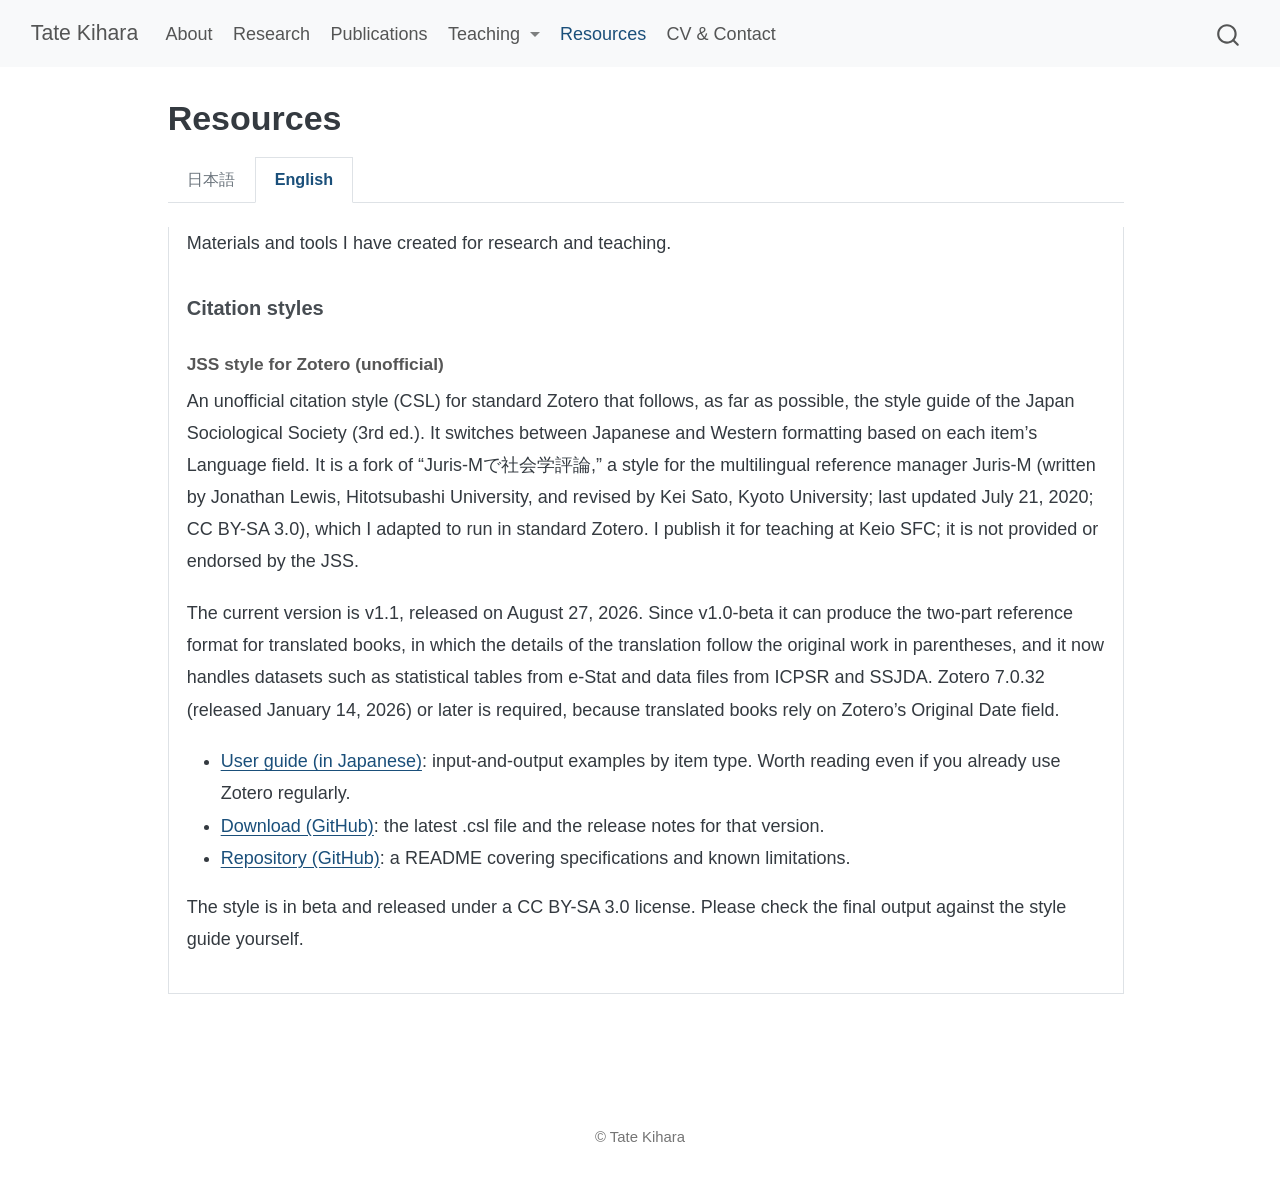
<file: resources/index.html>
<!DOCTYPE html>
<html xmlns="http://www.w3.org/1999/xhtml" lang="en" xml:lang="en"><head>

<meta charset="utf-8">
<meta name="generator" content="quarto-1.11.9">

<meta name="viewport" content="width=device-width, initial-scale=1.0, user-scalable=yes">

<meta name="description" content="Materials and tools for research and teaching, including an unofficial Zotero citation style (CSL) for the 『社会学評論スタイルガイド』第3版 (Japanese Sociological Review Style Guide, 3rd ed., by the Japan Sociological Society).">

<title>Resources – Tate Kihara</title>
<style>
/* Default styles provided by pandoc.
** See https://pandoc.org/MANUAL.html#variables-for-html for config info.
*/
span.smallcaps{font-variant: small-caps;}
div.columns{display: flex; gap: 1.5em;}
div.column{flex: auto;}
@media screen {
div.columns{gap: min(4vw, 1.5em);}
div.column{overflow-x: auto;}
}
div.hanging-indent{margin-left: 1.5em; text-indent: -1.5em;}
ul.task-list{list-style: none;}
ul.task-list li input[type="checkbox"] {
  width: 0.8em;
  margin: 0 0.8em 0.2em -1em; /* quarto-specific, see https://github.com/quarto-dev/quarto-cli/issues/4556 */ 
  vertical-align: middle;
}
</style>


<script src="../site_libs/quarto-nav/quarto-nav.js"></script>
<script src="../site_libs/quarto-nav/headroom.min.js"></script>
<script src="../site_libs/clipboard/clipboard.min.js"></script>
<script src="../site_libs/quarto-search/autocomplete.umd.js"></script>
<script src="../site_libs/quarto-search/fuse.min.js"></script>
<script src="../site_libs/quarto-search/quarto-search.js"></script>
<meta name="quarto:offset" content="../">
<link href="../assets/favicon.png" rel="icon" type="image/png">
<script src="../site_libs/quarto-html/quarto.js" type="module"></script>
<script src="../site_libs/quarto-html/tabsets/tabsets.js" type="module"></script>
<script src="../site_libs/quarto-html/scrollable-regions/scrollable-regions.js" type="module"></script>
<script src="../site_libs/quarto-html/popper.min.js"></script>
<script src="../site_libs/quarto-html/tippy.umd.min.js"></script>
<link href="../site_libs/quarto-html/tippy.css" rel="stylesheet">
<link href="../site_libs/quarto-html/quarto-syntax-highlighting-1bb8747d1481b926512485f1997f5c4d.css" rel="stylesheet" id="quarto-text-highlighting-styles">
<script src="../site_libs/bootstrap/bootstrap.min.js"></script>
<link href="../site_libs/bootstrap/bootstrap-icons.css" rel="stylesheet">
<link href="../site_libs/bootstrap/bootstrap-d12eaf7c717cfe980d01d8209917f8a2.min.css" rel="stylesheet" append-hash="true" id="quarto-bootstrap" data-mode="light">
<script id="quarto-search-options" type="application/json">{
  "location": "navbar",
  "copy-button": false,
  "collapse-after": 3,
  "panel-placement": "end",
  "type": "overlay",
  "limit": 50,
  "keyboard-shortcut": [
    "f",
    "/",
    "s"
  ],
  "show-item-context": false,
  "language": {
    "search-no-results-text": "No results",
    "search-matching-documents-text": "matching documents",
    "search-copy-link-title": "Copy link to search",
    "search-hide-matches-text": "Hide additional matches",
    "search-more-match-text": "more match in this document",
    "search-more-matches-text": "more matches in this document",
    "search-clear-button-title": "Clear",
    "search-text-placeholder": "",
    "search-detached-cancel-button-title": "Cancel",
    "search-submit-button-title": "Submit",
    "search-label": "Search"
  }
}</script>
<meta name="google-site-verification" content="U9AvdBDqkcp5taY0bOzk6FZNUZwffZRuPdKgS1I-uy0">
<!-- OGP 画像の寸法。全ページ共通カード assets/og-card.jpg（1200x630）の実寸。
     Quarto 1.10.18 は open-graph の image-width/height キーを出力しないため直接注入 -->
<meta property="og:image:width" content="1200">
<meta property="og:image:height" content="630">
<script data-goatcounter="https://tatekihara.goatcounter.com/count" async="" src="//gc.zgo.at/count.js"></script>
<script>
document.addEventListener('DOMContentLoaded', function () {
  var here = window.location.pathname.replace(/index\.html$/, '');
  document.querySelectorAll('.navbar .dropdown-menu .dropdown-item').forEach(function (a) {
    if (a.pathname.replace(/index\.html$/, '') !== here) return;
    a.setAttribute('aria-current', 'page');
    var menu = a.closest('.dropdown');
    var toggle = menu && menu.querySelector('.dropdown-toggle');
    if (toggle) toggle.classList.add('active');
  });
});
</script>


<link rel="stylesheet" href="../assets/styles.css">
<meta property="og:title" content="Resources – Tate Kihara">
<meta property="og:description" content="Materials and tools for research and teaching, including an unofficial Zotero citation style (CSL) for the 『社会学評論スタイルガイド』第3版 (Japanese Sociological Review Style Guide, 3rd ed., by the Japan Sociological Society).">
<meta property="og:image" content="https://tatekihara.com/assets/og-card.jpg">
<meta property="og:site_name" content="Tate Kihara">
<meta property="og:image:alt" content="Keio University Shonan Fujisawa Campus">
<meta property="og:image:height" content="630">
<meta property="og:image:width" content="1200">
<meta name="twitter:title" content="Resources – Tate Kihara">
<meta name="twitter:description" content="Materials and tools for research and teaching, including an unofficial Zotero citation style (CSL) for the 『社会学評論スタイルガイド』第3版 (Japanese Sociological Review Style Guide, 3rd ed., by the Japan Sociological Society).">
<meta name="twitter:image" content="https://tatekihara.com/assets/og-card.jpg">
<meta name="twitter:card" content="summary">
</head>

<body class="nav-fixed fullcontent quarto-light"><a id="quarto-skip-link" class="visually-hidden-focusable" href="#quarto-document-content">Skip to main content</a>

<div id="quarto-search-results"></div>
  <header id="quarto-header" class="headroom fixed-top">
    <nav class="navbar navbar-expand-lg " data-bs-theme="dark" aria-label="Site">
      <div class="navbar-container container-fluid">
      <div class="navbar-brand-container mx-auto">
    <a class="navbar-brand" href="../index.html">
    <span class="navbar-title">Tate Kihara</span>
    </a>
  </div>
          <button class="navbar-toggler" type="button" data-bs-toggle="collapse" data-bs-target="#navbarCollapse" aria-controls="navbarCollapse" aria-expanded="false" aria-label="Toggle navigation" onclick="if (window.quartoToggleHeadroom) { window.quartoToggleHeadroom(); }">
  <span class="navbar-toggler-icon"></span>
</button>
          <div class="collapse navbar-collapse" id="navbarCollapse">
            <ul class="navbar-nav navbar-nav-scroll me-auto">
  <li class="nav-item">
    <a class="nav-link" href="../index.html"> 
<span class="menu-text">About</span></a>
  </li>  
  <li class="nav-item">
    <a class="nav-link" href="../research/index.html"> 
<span class="menu-text">Research</span></a>
  </li>  
  <li class="nav-item">
    <a class="nav-link" href="../publications/index.html"> 
<span class="menu-text">Publications</span></a>
  </li>  
  <li class="nav-item dropdown ">
    <a class="nav-link dropdown-toggle" href="#" id="nav-menu-teaching" role="link" data-bs-toggle="dropdown" aria-expanded="false">
 <span class="menu-text">Teaching</span>
    </a>
    <ul class="dropdown-menu" aria-labelledby="nav-menu-teaching">    
        <li>
    <a class="dropdown-item" href="../teaching/courses/index.html">
 <span class="dropdown-text">Courses</span></a>
  </li>  
        <li>
    <a class="dropdown-item" href="../teaching/keio_students/index.html">
 <span class="dropdown-text">For Students</span></a>
  </li>  
    </ul>
  </li>
  <li class="nav-item">
    <a class="nav-link active" href="../resources/index.html" aria-current="page"> 
<span class="menu-text">Resources</span></a>
  </li>  
  <li class="nav-item">
    <a class="nav-link" href="../cv/index.html"> 
<span class="menu-text">CV &amp; Contact</span></a>
  </li>  
</ul>
          </div> <!-- /navcollapse -->
            <div class="quarto-navbar-tools">
</div>
            <div id="quarto-search" class="" title="Search"></div>
      </div> <!-- /container-fluid -->
    </nav>
</header>
<!-- content -->
<div id="quarto-content" class="quarto-container page-columns page-rows-contents page-layout-article page-navbar">
<!-- sidebar -->
<!-- margin-sidebar -->
    
<!-- main -->
<main class="content" id="quarto-document-content" tabindex="-1">

<header id="title-block-header" class="quarto-title-block default">
<div class="quarto-title">
<h1 class="title">Resources</h1>
</div>

<div>
  <div class="description">
    Materials and tools for research and teaching, including an unofficial Zotero citation style (CSL) for the 『社会学評論スタイルガイド』第3版 (Japanese Sociological Review Style Guide, 3rd ed., by the Japan Sociological Society).
  </div>
</div>


<div class="quarto-title-meta">

    
  
    
  </div>
  


</header>


<div class="tabset-margin-container"></div><div class="panel-tabset lang-tabset">
<ul class="nav nav-tabs" role="tablist"><li class="nav-item" role="presentation"><a class="nav-link active" id="tabset-1-1-tab" data-bs-toggle="tab" data-bs-target="#tabset-1-1" role="tab" aria-controls="tabset-1-1" aria-selected="true" href="">日本語</a></li><li class="nav-item" role="presentation"><a class="nav-link" id="tabset-1-2-tab" data-bs-toggle="tab" data-bs-target="#tabset-1-2" role="tab" aria-controls="tabset-1-2" aria-selected="false" href="">English</a></li></ul>
<div class="tab-content lang-tabset">
<div id="tabset-1-1" class="tab-pane active" role="tabpanel" aria-labelledby="tabset-1-1-tab">
<p>研究や教育のために作成した資料・ツールを，このページで公開しています．</p>
<section id="citation-styles-ja" class="level3">
<h3 data-anchor-id="citation-styles-ja">引用スタイル</h3>
<section id="jss-csl-ja" class="level4">
<h4 data-anchor-id="jss-csl-ja">社会学評論スタイル（Zotero 用・非公式）</h4>
<p>『社会学評論スタイルガイド』第3版にできるかぎり準拠した，文献管理ソフト Zotero 用の引用スタイル（CSL ファイル）です．文献の「言語」欄の値に応じて，和文と欧文の書式を切り替えて出力します．多言語対応の文献管理ソフト Juris-M 用の CSL「Juris-Mで社会学評論」（一橋大の Jonathan Lewis 氏作／京大の Kei Sato 氏修正，2020年7月21日最終更新，CC BY-SA 3.0）をフォークし，木原が標準の Zotero で使えるように作り替えたものです．SFC での教育目的で公開しているもので，日本社会学会が公式に提供・承認したものではありません．</p>
<p>現在の版は v1.1（2026年8月27日公開）です．v1.0-beta から，訳書の文献リストを，原典の書誌に訳書の情報を丸カッコで続ける2部形式で自動出力できるようにし，e-Stat の統計表や ICPSR・SSJDA のデータファイルといったデータセットの引用に対応しました．訳書では Zotero の「Original Date」欄を使うため，Zotero 7.0.32（2026年1月14日公開）以降が必要です．</p>
<ul>
<li><a href="https://tatekihara.github.io/jss-csl-zotero/">使い方ガイド</a>：Zotero に何を入力するとどう出力されるのかを，文献タイプごとに実例で説明しています．Zotero を使い慣れている方も，まずこちらをご覧ください．</li>
<li><a href="https://github.com/tatekihara/jss-csl-zotero/releases/latest">ダウンロード（GitHub）</a>：最新版の .csl ファイルと，その版の変更点をまとめたリリースノートがあります．</li>
<li><a href="https://github.com/tatekihara/jss-csl-zotero">配布ページ（GitHub）</a>：仕様・既知の制約をまとめた README があります．</li>
</ul>
<p>本スタイルはβ版で，CC BY-SA 3.0 ライセンスのもとで公開しています．出力された引用・文献リストが規定に適合しているかは，利用者自身で最終確認してください．</p>
</section>
</section>
</div>
<div id="tabset-1-2" class="tab-pane" role="tabpanel" aria-labelledby="tabset-1-2-tab">
<p>Materials and tools I have created for research and teaching.</p>
<section id="citation-styles-en" class="level3">
<h3 data-anchor-id="citation-styles-en">Citation styles</h3>
<section id="jss-csl-en" class="level4">
<h4 data-anchor-id="jss-csl-en">JSS style for Zotero (unofficial)</h4>
<p>An unofficial citation style (CSL) for standard Zotero that follows, as far as possible, the style guide of the Japan Sociological Society (3rd ed.). It switches between Japanese and Western formatting based on each item’s Language field. It is a fork of “Juris-Mで社会学評論,” a style for the multilingual reference manager Juris-M (written by Jonathan Lewis, Hitotsubashi University, and revised by Kei Sato, Kyoto University; last updated July 21, 2020; CC BY-SA 3.0), which I adapted to run in standard Zotero. I publish it for teaching at Keio SFC; it is not provided or endorsed by the JSS.</p>
<p>The current version is v1.1, released on August 27, 2026. Since v1.0-beta it can produce the two-part reference format for translated books, in which the details of the translation follow the original work in parentheses, and it now handles datasets such as statistical tables from e-Stat and data files from ICPSR and SSJDA. Zotero 7.0.32 (released January 14, 2026) or later is required, because translated books rely on Zotero’s Original Date field.</p>
<ul>
<li><a href="https://tatekihara.github.io/jss-csl-zotero/">User guide (in Japanese)</a>: input-and-output examples by item type. Worth reading even if you already use Zotero regularly.</li>
<li><a href="https://github.com/tatekihara/jss-csl-zotero/releases/latest">Download (GitHub)</a>: the latest .csl file and the release notes for that version.</li>
<li><a href="https://github.com/tatekihara/jss-csl-zotero">Repository (GitHub)</a>: a README covering specifications and known limitations.</li>
</ul>
<p>The style is in beta and released under a CC BY-SA 3.0 license. Please check the final output against the style guide yourself.</p>
</section>
</section>
</div>
</div>
</div>



</main> <!-- /main -->
<script>
// 言語タブの共通スクリプト。
//   ページを開いたとき、最初に出すタブを次の順で決める（2026-10-04）:
//     1. URL の末尾が #japanese / #english なら、それに従う
//     2. 読む人が前に自分でタブを選んでいれば、それに従う（ブラウザに覚えさせてある）
//     3. ブラウザの言語設定で、日本語と英語のうち優先順位が上のほう（どちらもなければ英語）
//     4. 言語設定が読めなければ、ページの既定のタブのまま
//   読む人がタブを切り替える → その選択を覚え、URL の末尾を書き換えて、その状態のまま共有・ブックマークできるようにする。
//   自動で選んだだけのときは URL を書き換えない（共有された相手には、その人の言語で出るように）。
// 旧 /japanese/ の転送先もこの仕組みに乗せている。
// タブの並び順はページごとに異なる（About は英語先、SFC生向けは日本語先）ため、
// 固定インデックスではなくリンクの表示文字列で日本語タブを見つける。
(function () {
  var KEY = 'lang-tab';

  function stored() {
    try { return window.localStorage.getItem(KEY); } catch (e) { return null; }
  }

  function remember(lang) {
    try { window.localStorage.setItem(KEY, lang); } catch (e) { /* 覚えられなくても表示には影響しない */ }
  }

  // ブラウザの言語設定を優先順に見て、最初に出てくる日本語か英語を返す
  function browserLang() {
    var list = navigator.languages && navigator.languages.length ? navigator.languages : (navigator.language ? [navigator.language] : []);
    if (!list.length) return null;
    for (var i = 0; i < list.length; i++) {
      var code = String(list[i]).toLowerCase();
      if (code.indexOf('ja') === 0) return 'ja';
      if (code.indexOf('en') === 0) return 'en';
    }
    return 'en';
  }

  function init() {
    var tabset = document.querySelector('.panel-tabset.lang-tabset');
    if (!tabset) return;

    var links = tabset.querySelectorAll('.nav-tabs .nav-link');
    if (links.length < 2) return;

    var jaLink = null, enLink = null;
    Array.prototype.forEach.call(links, function (link) {
      if (link.textContent.trim() === '日本語') {
        jaLink = link;
      } else if (!enLink) {
        enLink = link;
      }
    });
    if (!jaLink || !enLink) return;

    var byHash = { '#japanese': jaLink, '#english': enLink };
    var byLang = { ja: jaLink, en: enLink };
    var pendingAuto = 0;   // スクリプトが起こした切り替えの数（読む人の操作と区別するため、下で 1 つずつ消す）

    function show(link) {
      if (!link || link.classList.contains('active')) return;
      pendingAuto += 1;
      if (window.bootstrap && window.bootstrap.Tab) {
        window.bootstrap.Tab.getOrCreateInstance(link).show();
      } else {
        link.click();
      }
    }

    // 読む人が切り替えたとき（クリックでもキーボードでも）: 選択を覚え、URL を更新する（画面はスクロールさせない）
    Array.prototype.forEach.call(links, function (link) {
      link.addEventListener('shown.bs.tab', function () {
        if (pendingAuto > 0) { pendingAuto -= 1; return; }
        var lang = link === jaLink ? 'ja' : 'en';
        var hash = lang === 'ja' ? '#japanese' : '#english';
        remember(lang);
        if (window.location.hash !== hash) {
          history.replaceState(null, '', window.location.pathname + hash);
        }
      });
    });

    // 読み込み時: URL の指定、前の選択、ブラウザの言語設定の順で決める
    show(byHash[window.location.hash] || byLang[stored()] || byLang[browserLang()]);

    // 別ページから /#japanese で戻ってきた場合にも追随する
    window.addEventListener('hashchange', function () {
      show(byHash[window.location.hash]);
    });
  }

  if (document.readyState === 'loading') {
    document.addEventListener('DOMContentLoaded', init);
  } else {
    init();
  }
})();
</script>
<script id="quarto-html-after-body" type="application/javascript">
  window.document.addEventListener("DOMContentLoaded", function (event) {
    const isCodeAnnotation = (el) => {
      for (const clz of el.classList) {
        if (clz.startsWith('code-annotation-')) {                     
          return true;
        }
      }
      return false;
    }
    const onCopySuccess = function(e) {
      // button target
      const button = e.trigger;
      // don't keep focus
      button.blur();
      // flash "checked"
      button.classList.add('code-copy-button-checked');
      var currentTitle = button.getAttribute("title");
      button.setAttribute("title", "Copied!");
      let tooltip;
      if (window.bootstrap) {
        button.setAttribute("data-bs-toggle", "tooltip");
        button.setAttribute("data-bs-placement", "left");
        button.setAttribute("data-bs-title", "Copied!");
        tooltip = new bootstrap.Tooltip(button, 
          { trigger: "manual", 
            customClass: "code-copy-button-tooltip",
            offset: [0, -8]});
        tooltip.show();    
      }
      setTimeout(function() {
        if (tooltip) {
          tooltip.hide();
          button.removeAttribute("data-bs-title");
          button.removeAttribute("data-bs-toggle");
          button.removeAttribute("data-bs-placement");
        }
        button.setAttribute("title", currentTitle);
        button.classList.remove('code-copy-button-checked');
      }, 1000);
      // clear code selection
      e.clearSelection();
    }
    const getTextToCopy = function(trigger) {
      const outerScaffold = trigger.parentElement.cloneNode(true);
      const codeEl = outerScaffold.querySelector('code');
      for (const childEl of codeEl.children) {
        if (isCodeAnnotation(childEl)) {
          childEl.remove();
        }
      }
      return codeEl.innerText;
    }
    const clipboard = new window.ClipboardJS('.code-copy-button:not([data-in-quarto-modal])', {
      text: getTextToCopy
    });
    clipboard.on('success', onCopySuccess);
    if (window.document.getElementById('quarto-embedded-source-code-modal')) {
      const clipboardModal = new window.ClipboardJS('.code-copy-button[data-in-quarto-modal]', {
        text: getTextToCopy,
        container: window.document.getElementById('quarto-embedded-source-code-modal')
      });
      clipboardModal.on('success', onCopySuccess);
    }
      var localhostRegex = new RegExp(/^(?:http|https):\/\/localhost\:?[0-9]*\//);
      var mailtoRegex = new RegExp(/^mailto:/);
        var filterRegex = new RegExp("https:\/\/tatekihara\.com");
      const newWindowLabel = "(opens in a new tab)";
      const newWindowNoteId = "quarto-ext-newwindow-label";
      // Links reference one hidden label through aria-describedby, so the
      // announcement never changes their accessible name.
      var describeNewWindow = (link) => {
        if (!window.document.getElementById(newWindowNoteId)) {
          var newWindowNote = window.document.createElement("span");
          newWindowNote.id = newWindowNoteId;
          newWindowNote.hidden = true;
          newWindowNote.textContent = newWindowLabel;
          window.document.body.appendChild(newWindowNote);
        }
        var describedBy = (link.getAttribute("aria-describedby") || "").split(/\s+/).filter(Boolean);
        if (!describedBy.includes(newWindowNoteId)) {
          describedBy.push(newWindowNoteId);
          link.setAttribute("aria-describedby", describedBy.join(" "));
        }
      }
      var isInternal = (href) => {
          return filterRegex.test(href) || localhostRegex.test(href) || mailtoRegex.test(href);
      }
      // Inspect non-navigation links and adorn them if external
      window.quartoDecorateExternalLinks = function (root) {
     var links = (root || window.document).querySelectorAll('a[href]:not(.nav-link):not(.navbar-brand):not(.toc-action):not(.sidebar-link):not(.sidebar-item-toggle):not(.pagination-link):not(.no-external):not([aria-hidden]):not(.dropdown-item):not(.quarto-navigation-tool):not(.about-link)');
      for (var i=0; i<links.length; i++) {
        const link = links[i];
        if (!isInternal(link.href)) {
          // undo the damage that might have been done by quarto-nav.js in the case of
          // links that we want to consider external
          if (link.dataset.originalHref !== undefined) {
            link.href = link.dataset.originalHref;
          }
            // target, if specified
            link.setAttribute("target", "_blank");
            if (link.getAttribute("rel") === null) {
              link.setAttribute("rel", "noopener");
            }
            describeNewWindow(link);
          if (!link.classList.contains('no-external-icon')) {
          }
        }
      }
      };
      window.quartoDecorateExternalLinks(window.document);
    // Esc closes the popup (WCAG 1.4.13) and focus leaving both trigger and
    // popup closes it (WCAG 2.4.11); tippy handles neither for interactive popups.
    const hideOnEscAndFocusOut = {
      name: 'hideOnEscAndFocusOut',
      defaultValue: true,
      fn(instance) {
        const dismiss = () => {
          // A show scheduled by the trigger delay would otherwise reopen it
          instance.clearDelayTimeouts();
          instance.hide();
        };
        const onKeyDown = (event) => {
          if (event.key !== 'Escape') {
            return;
          }
          // Keep Esc from also reaching page handlers (e.g. reveal.js overview),
          // except an open reveal.js slide menu, which Esc should close too.
          // The menu handles keys only when its keyboard option is on.
          const menuHandlesEsc = window.Reveal?.getPlugin?.('menu')?.isOpen() &&
            window.Reveal.getConfig().menu?.keyboard !== false;
          if (!menuHandlesEsc) {
            event.stopPropagation();
          }
          if (instance.popper.contains(window.document.activeElement)) {
            // Disabled while refocusing so the focus trigger does not reopen it
            instance.disable();
            instance.reference.focus();
            instance.enable();
          }
          dismiss();
        };
        const onFocusOut = (event) => {
          const target = event.relatedTarget;
          if (target && !instance.reference.contains(target) &&
              !instance.popper.contains(target)) {
            dismiss();
          }
        };
        // On the trigger too: a click trigger (code-annotations: select) has no
        // blur handling. Attached for the instance's lifetime so leaving the
        // trigger also cancels a show still pending on the trigger delay.
        instance.reference.addEventListener('focusout', onFocusOut);
        return {
          onShow() {
            window.document.addEventListener('keydown', onKeyDown, true);
            instance.popper.addEventListener('focusout', onFocusOut);
          },
          onHide() {
            window.document.removeEventListener('keydown', onKeyDown, true);
            instance.popper.removeEventListener('focusout', onFocusOut);
          },
          onDestroy() {
            instance.reference.removeEventListener('focusout', onFocusOut);
          },
        };
      },
    };
    function tippyHover(el, contentFn, onTriggerFn, onUntriggerFn) {
      const config = {
        allowHTML: true,
        maxWidth: 500,
        delay: 100,
        arrow: false,
        appendTo: function(el) {
            return el.parentElement;
        },
        interactive: true,
        interactiveBorder: 10,
        theme: 'quarto',
        placement: 'bottom-start',
        plugins: [hideOnEscAndFocusOut],
      };
      if (contentFn) {
        config.content = contentFn;
      }
      if (onTriggerFn) {
        config.onTrigger = onTriggerFn;
      }
      if (onUntriggerFn) {
        config.onUntrigger = onUntriggerFn;
      }
      window.tippy(el, config); 
    }
    const noterefs = window.document.querySelectorAll('a[role="doc-noteref"]');
    for (var i=0; i<noterefs.length; i++) {
      const ref = noterefs[i];
      tippyHover(ref, function() {
        // use id or data attribute instead here
        let href = ref.getAttribute('data-footnote-href') || ref.getAttribute('href');
        try { href = new URL(href).hash; } catch {}
        const id = href.replace(/^#\/?/, "");
        const note = window.document.getElementById(id);
        if (note) {
          return note.innerHTML;
        } else {
          return "";
        }
      });
    }
    const xrefs = window.document.querySelectorAll('a.quarto-xref');
    const processXRef = (id, note) => {
      // Strip column container classes
      const stripColumnClz = (el) => {
        el.classList.remove("page-full", "page-columns");
        if (el.children) {
          for (const child of el.children) {
            stripColumnClz(child);
          }
        }
      }
      stripColumnClz(note)
      if (id === null || id.startsWith('sec-')) {
        // Special case sections, only their first couple elements
        const container = document.createElement("div");
        if (note.children && note.children.length > 2) {
          container.appendChild(note.children[0].cloneNode(true));
          for (let i = 1; i < note.children.length; i++) {
            const child = note.children[i];
            if (child.tagName === "P" && child.innerText === "") {
              continue;
            } else {
              container.appendChild(child.cloneNode(true));
              break;
            }
          }
          if (window.Quarto?.typesetMath) {
            window.Quarto.typesetMath(container);
          }
          return container.innerHTML
        } else {
          if (window.Quarto?.typesetMath) {
            window.Quarto.typesetMath(note);
          }
          return note.innerHTML;
        }
      } else {
        // Remove any anchor links if they are present
        const anchorLink = note.querySelector('a.anchorjs-link');
        if (anchorLink) {
          anchorLink.remove();
        }
        if (window.Quarto?.typesetMath) {
          window.Quarto.typesetMath(note);
        }
        if (note.classList.contains("callout")) {
          return note.outerHTML;
        } else {
          return note.innerHTML;
        }
      }
    }
    for (var i=0; i<xrefs.length; i++) {
      const xref = xrefs[i];
      tippyHover(xref, undefined, function(instance) {
        instance.disable();
        let url = xref.getAttribute('href');
        let hash = undefined; 
        if (url.startsWith('#')) {
          hash = url;
        } else {
          try { hash = new URL(url).hash; } catch {}
        }
        if (hash) {
          const id = hash.replace(/^#\/?/, "");
          const note = window.document.getElementById(id);
          if (note !== null) {
            try {
              const html = processXRef(id, note.cloneNode(true));
              instance.setContent(html);
            } finally {
              instance.enable();
              instance.show();
            }
          } else {
            // See if we can fetch this
            fetch(url.split('#')[0])
            .then(res => res.text())
            .then(html => {
              const parser = new DOMParser();
              const htmlDoc = parser.parseFromString(html, "text/html");
              const note = htmlDoc.getElementById(id);
              if (note !== null) {
                const html = processXRef(id, note);
                instance.setContent(html);
              } 
            }).finally(() => {
              instance.enable();
              instance.show();
            });
          }
        } else {
          // See if we can fetch a full url (with no hash to target)
          // This is a special case and we should probably do some content thinning / targeting
          fetch(url)
          .then(res => res.text())
          .then(html => {
            const parser = new DOMParser();
            const htmlDoc = parser.parseFromString(html, "text/html");
            const note = htmlDoc.querySelector('main.content');
            if (note !== null) {
              // This should only happen for chapter cross references
              // (since there is no id in the URL)
              // remove the first header
              if (note.children.length > 0 && note.children[0].tagName === "HEADER") {
                note.children[0].remove();
              }
              const html = processXRef(null, note);
              instance.setContent(html);
            } 
          }).finally(() => {
            instance.enable();
            instance.show();
          });
        }
      }, function(instance) {
      });
    }
        let selectedAnnoteEl;
        const selectorForAnnotation = ( cell, annotation) => {
          let cellAttr = 'data-code-cell="' + cell + '"';
          let lineAttr = 'data-code-annotation="' +  annotation + '"';
          const selector = 'span[' + cellAttr + '][' + lineAttr + ']';
          return selector;
        }
        const selectCodeLines = (annoteEl) => {
          const doc = window.document;
          const targetCell = annoteEl.getAttribute("data-target-cell");
          const targetAnnotation = annoteEl.getAttribute("data-target-annotation");
          const annoteSpan = window.document.querySelector(selectorForAnnotation(targetCell, targetAnnotation));
          const lines = annoteSpan.getAttribute("data-code-lines").split(",");
          const lineIds = lines.map((line) => {
            return targetCell + "-" + line;
          })
          // Each band is positioned against its own containing block, which is
          // not the offsetParent of the lines, so place it from client rects.
          const placeBand = (band, firstEl, lastEl, codeBlock) => {
            const container = band.offsetParent;
            if (container === null) {
              return;
            }
            const containerRect = container.getBoundingClientRect();
            // Reveal.js scales slides with a transform, so convert client
            // pixels back to the CSS pixels of the container.
            const scale = containerRect.height / container.offsetHeight || 1;
            const firstRect = firstEl.getBoundingClientRect();
            const lastRect = lastEl.getBoundingClientRect();
            const top = (firstRect.top - containerRect.top) / scale - container.clientTop + container.scrollTop;
            const height = (lastRect.bottom - firstRect.top) / scale;
            band.style.top = top - 2 + "px";
            band.style.height = height + 4 + "px";
            if (codeBlock) {
              // Without the copy button wrapper, the containing block is wider
              // than the code block, so span the code block explicitly.
              const blockRect = codeBlock.getBoundingClientRect();
              band.style.left = (blockRect.left - containerRect.left) / scale - container.clientLeft + container.scrollLeft + "px";
              band.style.width = blockRect.width / scale + "px";
            }
          };
          if (lineIds.length > 0) {
            const el = window.document.getElementById(lineIds[0]);
            const lastEl = window.document.getElementById(lineIds[lineIds.length - 1]);
            const parent = el.parentElement.parentElement;
            // cook up a div (if necessary) and position it
            let div = window.document.getElementById("code-annotation-line-highlight");
            if (div === null) {
              div = window.document.createElement("div");
              div.setAttribute("id", "code-annotation-line-highlight");
              div.style.position = 'absolute';
              parent.appendChild(div);
            }
            placeBand(div, el, lastEl, parent.closest("div.sourceCode") || parent);
            let gutterDiv = window.document.getElementById("code-annotation-line-highlight-gutter");
            if (gutterDiv === null) {
              gutterDiv = window.document.createElement("div");
              gutterDiv.setAttribute("id", "code-annotation-line-highlight-gutter");
              gutterDiv.style.position = 'absolute';
              const codeCell = window.document.getElementById(targetCell);
              const gutter = codeCell.querySelector('.code-annotation-gutter');
              gutter.appendChild(gutterDiv);
            }
            placeBand(gutterDiv, el, lastEl);
            selectedAnnoteEl = annoteEl;
          }
        };
        const unselectCodeLines = () => {
          const elementsIds = ["code-annotation-line-highlight", "code-annotation-line-highlight-gutter"];
          elementsIds.forEach((elId) => {
            const div = window.document.getElementById(elId);
            if (div) {
              div.remove();
            }
          });
          selectedAnnoteEl = undefined;
        };
          // Handle positioning of the toggle
      window.addEventListener(
        "resize",
        throttle(() => {
          elRect = undefined;
          if (selectedAnnoteEl) {
            selectCodeLines(selectedAnnoteEl);
          }
        }, 10)
      );
      function throttle(fn, ms) {
      let throttle = false;
      let timer;
        return (...args) => {
          if(!throttle) { // first call gets through
              fn.apply(this, args);
              throttle = true;
          } else { // all the others get throttled
              if(timer) clearTimeout(timer); // cancel #2
              timer = setTimeout(() => {
                fn.apply(this, args);
                timer = throttle = false;
              }, ms);
          }
        };
      }
        // Attach click handler to the DT
        const annoteDls = window.document.querySelectorAll('dt[data-target-cell]');
        for (const annoteDlNode of annoteDls) {
          annoteDlNode.addEventListener('click', (event) => {
            const clickedEl = event.target;
            if (clickedEl !== selectedAnnoteEl) {
              unselectCodeLines();
              const activeEl = window.document.querySelector('dt[data-target-cell].code-annotation-active');
              if (activeEl) {
                activeEl.classList.remove('code-annotation-active');
              }
              selectCodeLines(clickedEl);
              clickedEl.classList.add('code-annotation-active');
            } else {
              // Unselect the line
              unselectCodeLines();
              clickedEl.classList.remove('code-annotation-active');
            }
          });
        }
    const findCites = (el) => {
      const parentEl = el.parentElement;
      if (parentEl) {
        const cites = parentEl.dataset.cites;
        if (cites) {
          return {
            el,
            cites: cites.split(' ')
          };
        } else {
          return findCites(el.parentElement)
        }
      } else {
        return undefined;
      }
    };
    var bibliorefs = window.document.querySelectorAll('a[role="doc-biblioref"]');
    for (var i=0; i<bibliorefs.length; i++) {
      const ref = bibliorefs[i];
      const citeInfo = findCites(ref);
      if (citeInfo) {
        tippyHover(citeInfo.el, function() {
          var popup = window.document.createElement('div');
          citeInfo.cites.forEach(function(cite) {
            var citeDiv = window.document.createElement('div');
            citeDiv.classList.add('hanging-indent');
            citeDiv.classList.add('csl-entry');
            var biblioDiv = window.document.getElementById('ref-' + cite);
            if (biblioDiv) {
              citeDiv.innerHTML = biblioDiv.innerHTML;
            }
            popup.appendChild(citeDiv);
          });
          return popup.innerHTML;
        });
      }
    }
  });
  </script>
  <script type="application/javascript">
  window.quartoScrollableRegionsLabels = {"code":"Scrollable code","output":"Scrollable output"};
  </script>
</div> <!-- /content -->
<footer class="footer">
  <div class="nav-footer">
    <div class="nav-footer-left">
      &nbsp;
    </div>   
    <div class="nav-footer-center">
<p>© Tate Kihara</p>
</div>
    <div class="nav-footer-right">
      &nbsp;
    </div>
  </div>
</footer>




</body></html>
</file>
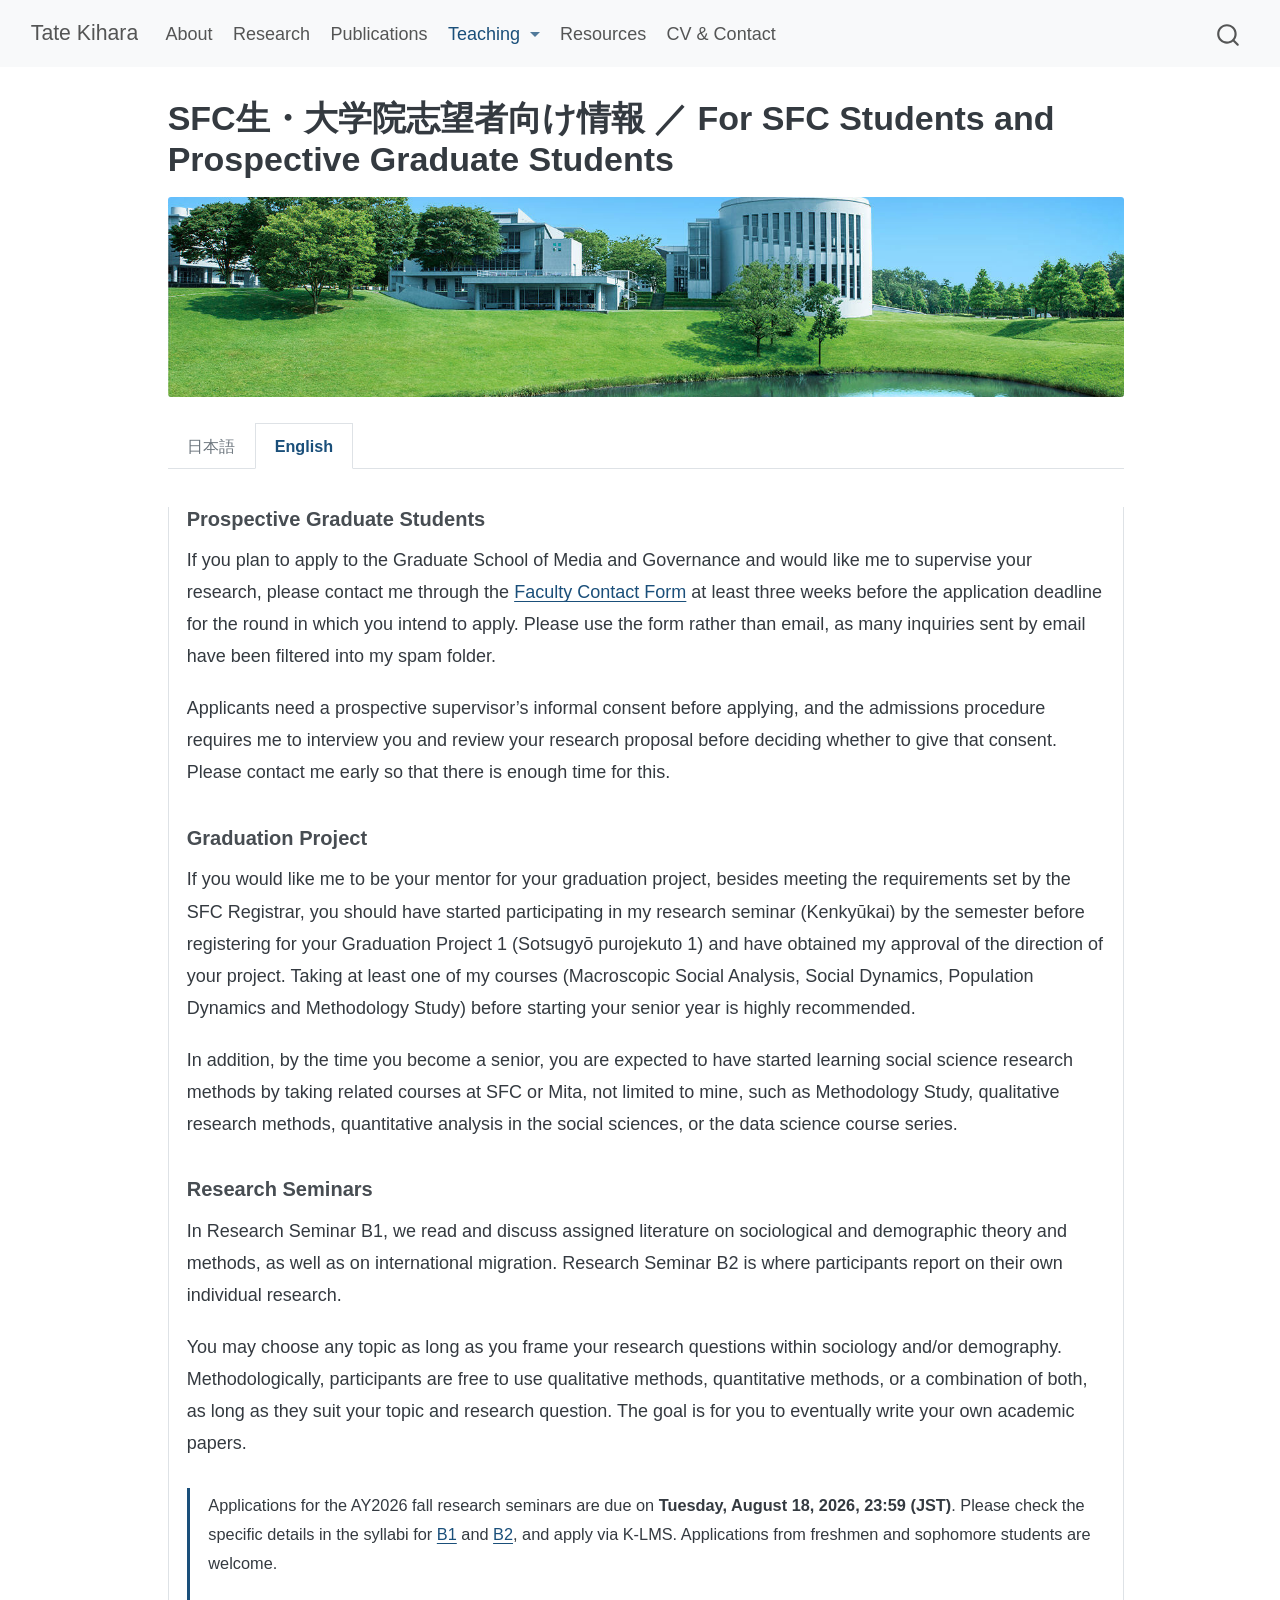
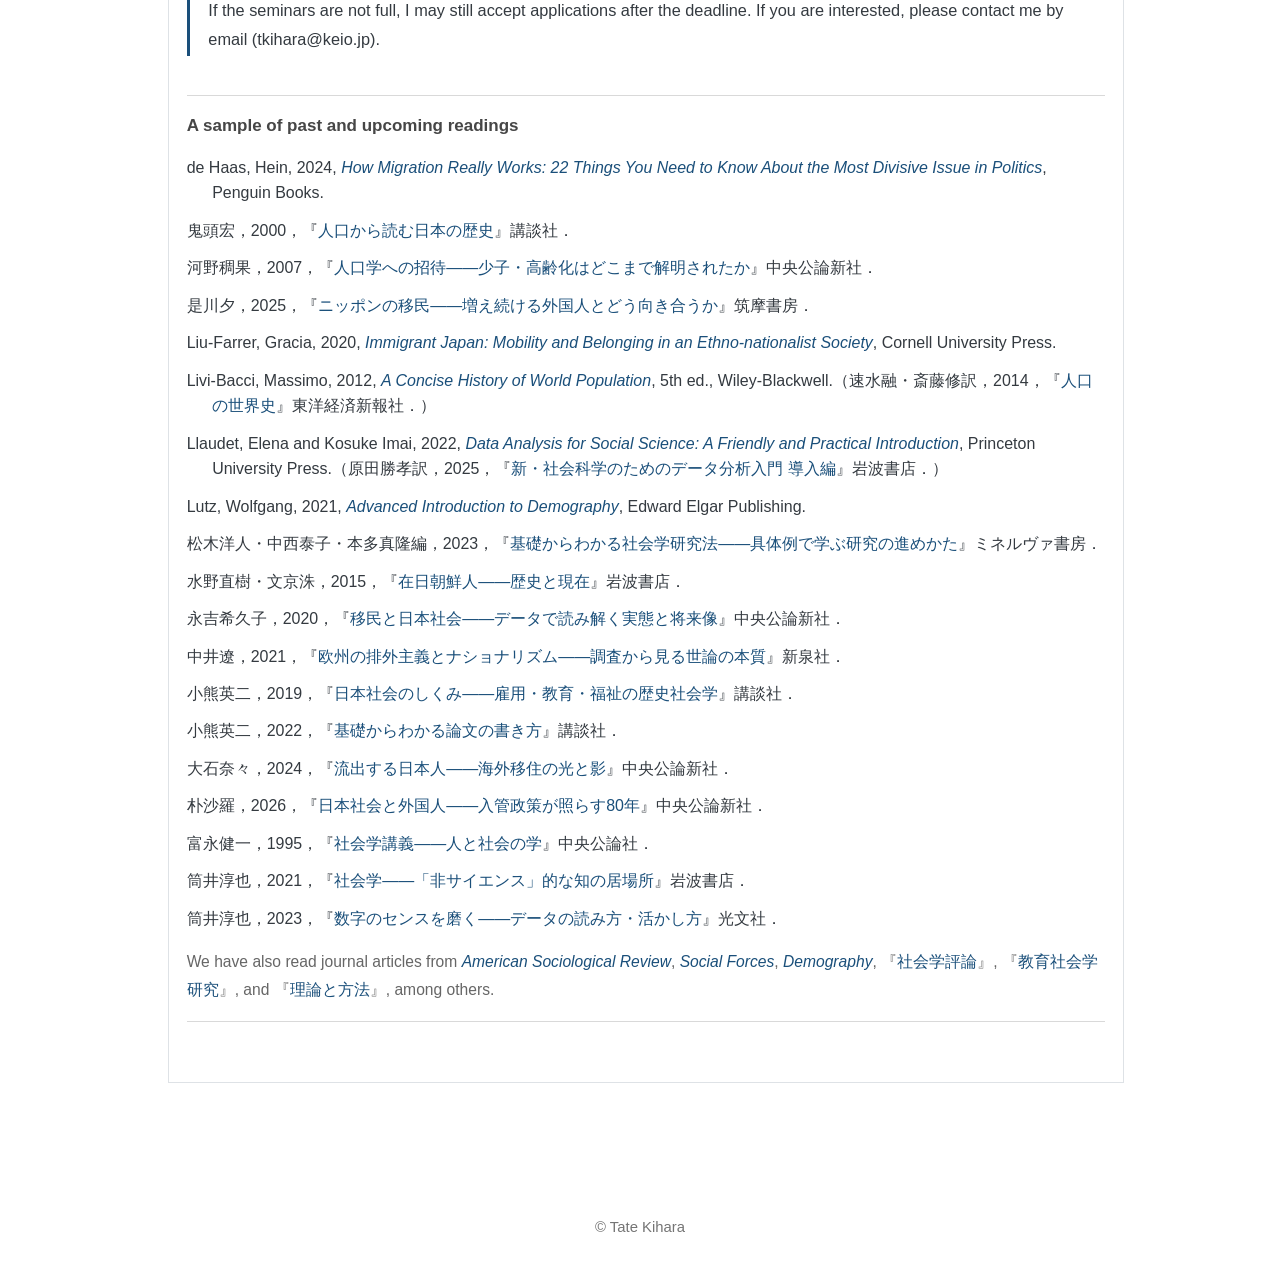
<file: sfc/index.html>
<!DOCTYPE html>
<html lang="ja">
<head>
<meta charset="utf-8">
<meta name="viewport" content="width=device-width, initial-scale=1">
<title>SFC生向け情報 — 木原盾 / Tate Kihara</title>
<link rel="canonical" href="https://tatekihara.com/teaching/keio_students/">
<meta http-equiv="refresh" content="0; url=/teaching/keio_students/">
<meta name="robots" content="noindex">
<style>
  body {
    font-family: -apple-system, BlinkMacSystemFont, "Segoe UI", "Hiragino Sans",
                 "Yu Gothic", Meiryo, sans-serif;
    margin: 4rem auto;
    max-width: 34rem;
    padding: 0 1.2rem;
    line-height: 1.8;
    color: #333;
  }
  a { color: #1a4f7a; }
</style>
</head>
<body>
<p>SFC生向けの情報（研究会・卒業プロジェクト）へ移動します．</p>
<p>自動で切り替わらない場合は
<a href="/teaching/keio_students/">こちら</a> をクリックしてください．</p>
</body>
</html>
</file>
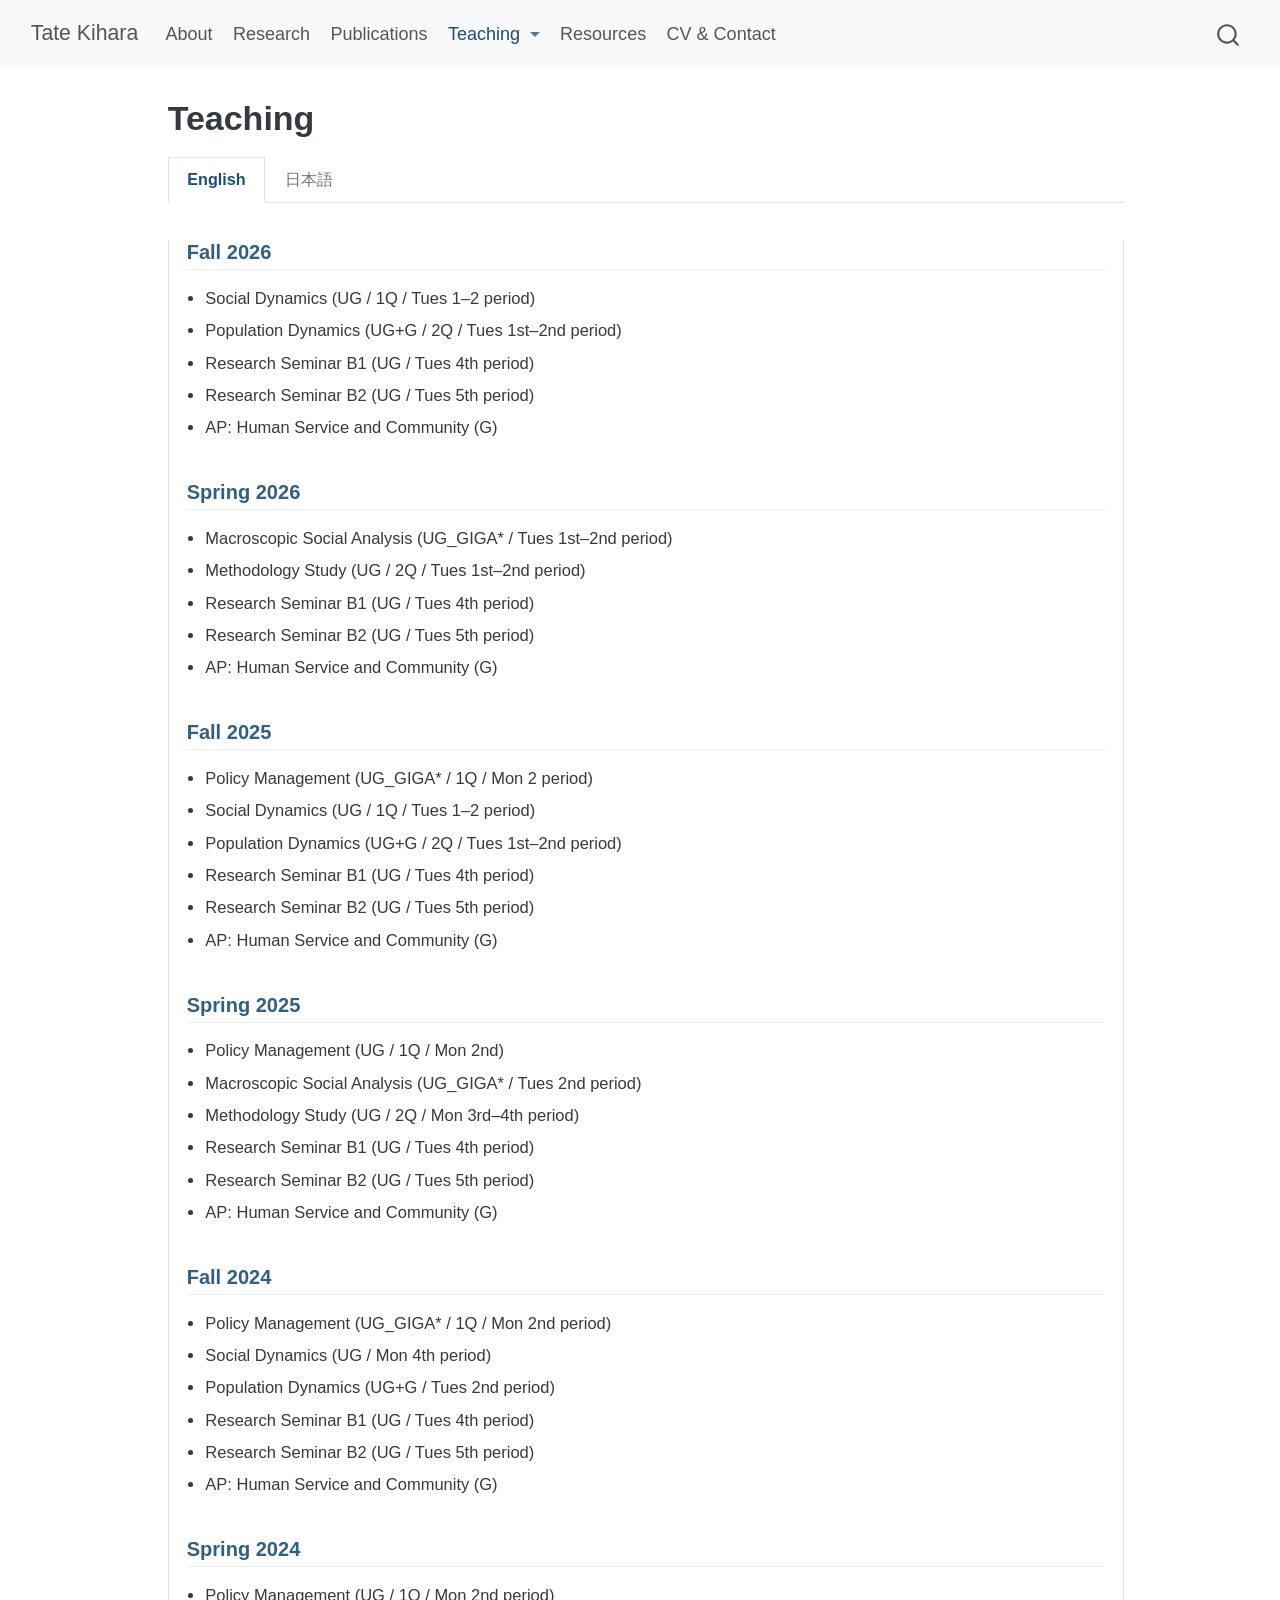
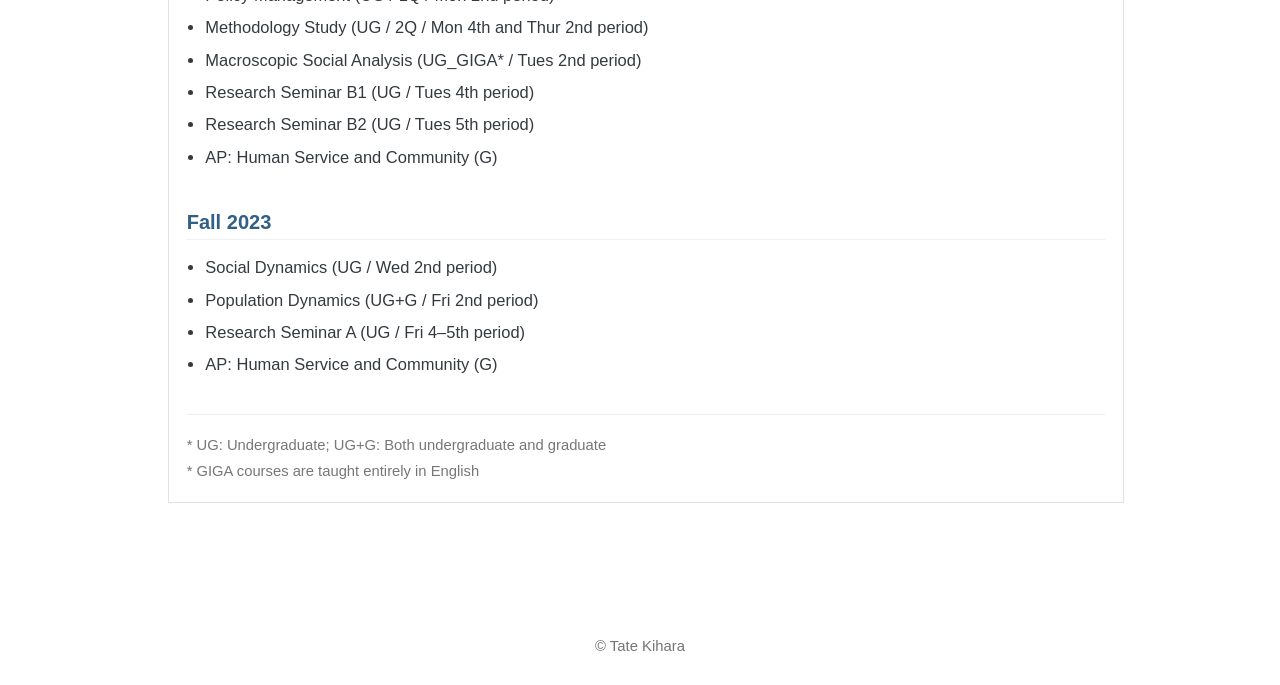
<file: teaching/index.html>
<!DOCTYPE html>
<html lang="en">
<head>
<meta charset="utf-8">
<title>Redirecting to Courses</title>
<link rel="canonical" href="https://tatekihara.com/teaching/courses/">
<meta http-equiv="refresh" content="0; url=/teaching/courses/">
<meta name="robots" content="noindex">
</head>
<body>
<p>This page has moved to
<a href="/teaching/courses/">Courses</a>.</p>
</body>
</html>
</file>
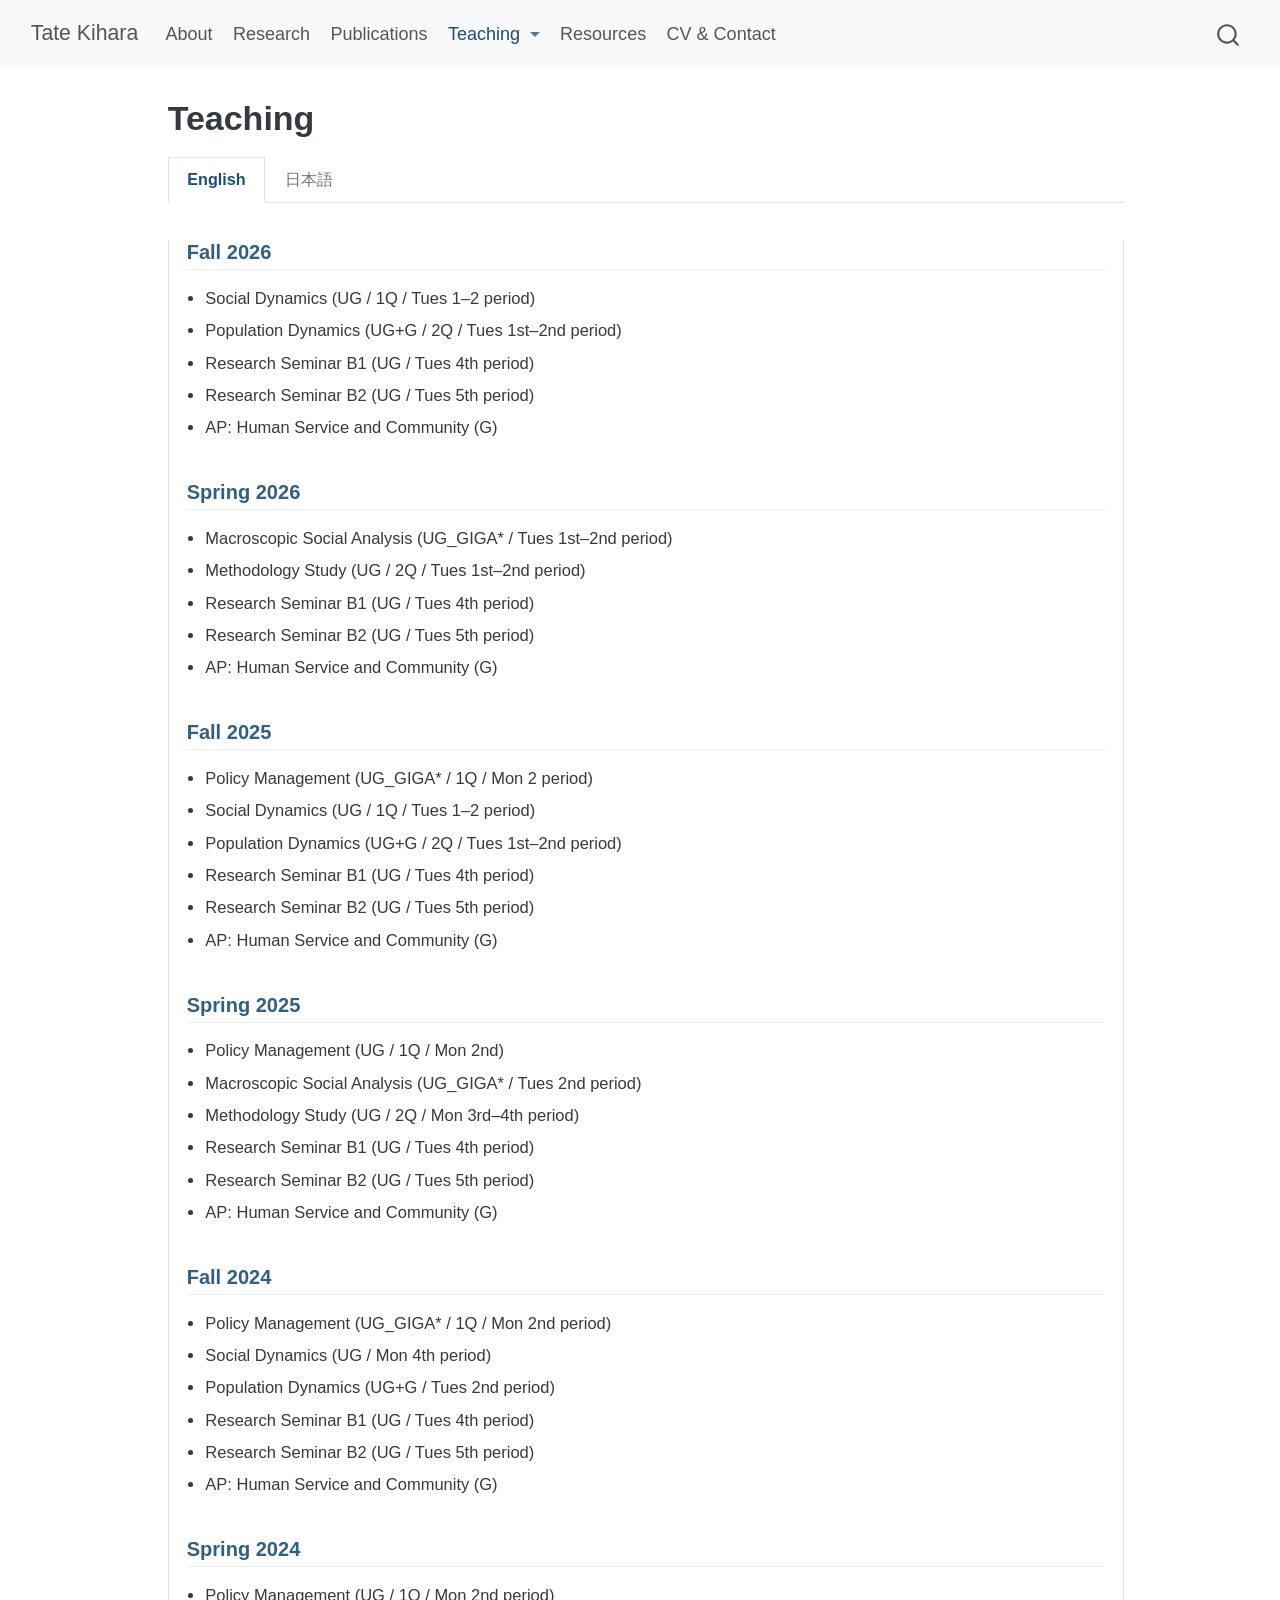
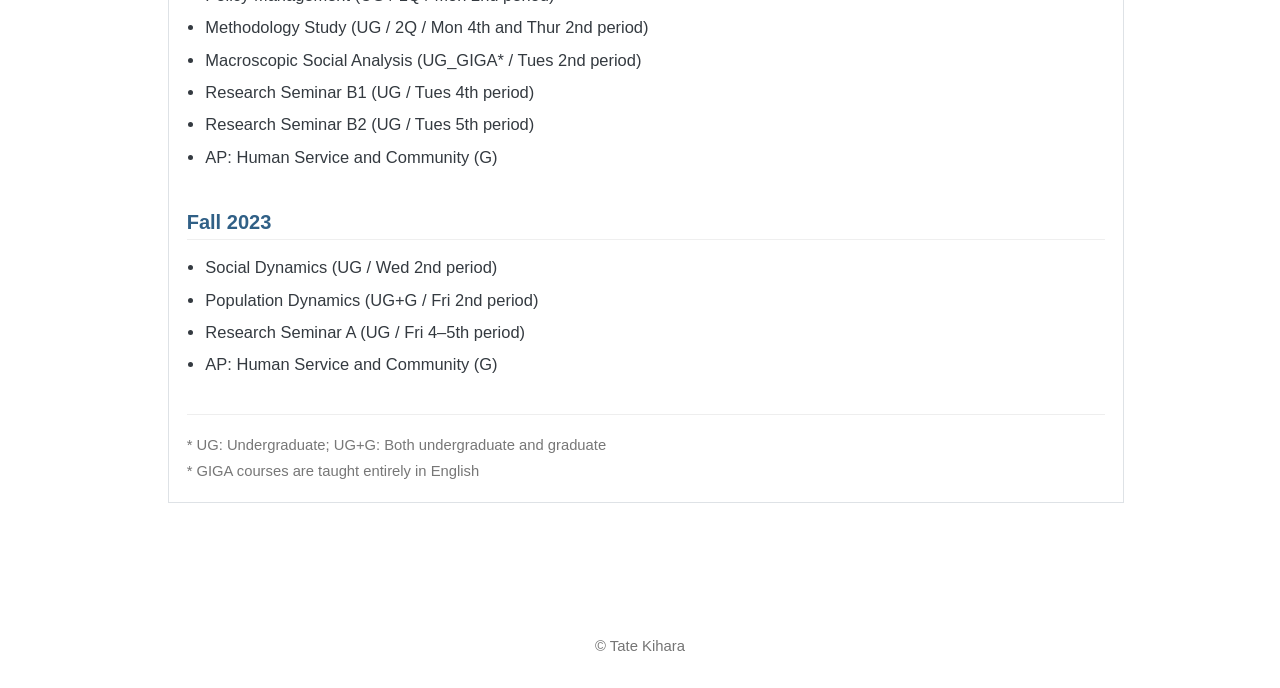
<file: teaching/classes-担当授業/index.html>
<!DOCTYPE html>
<html lang="en">
<head>
<meta charset="utf-8">
<title>Redirecting to Courses</title>
<link rel="canonical" href="https://tatekihara.com/teaching/courses/">
<script>location.replace('/teaching/courses/' + location.hash);</script>
<meta http-equiv="refresh" content="0; url=/teaching/courses/">
<meta name="robots" content="noindex">
</head>
<body>
<p>This page has moved to
<a href="/teaching/courses/">Courses</a>.</p>
</body>
</html>
</file>
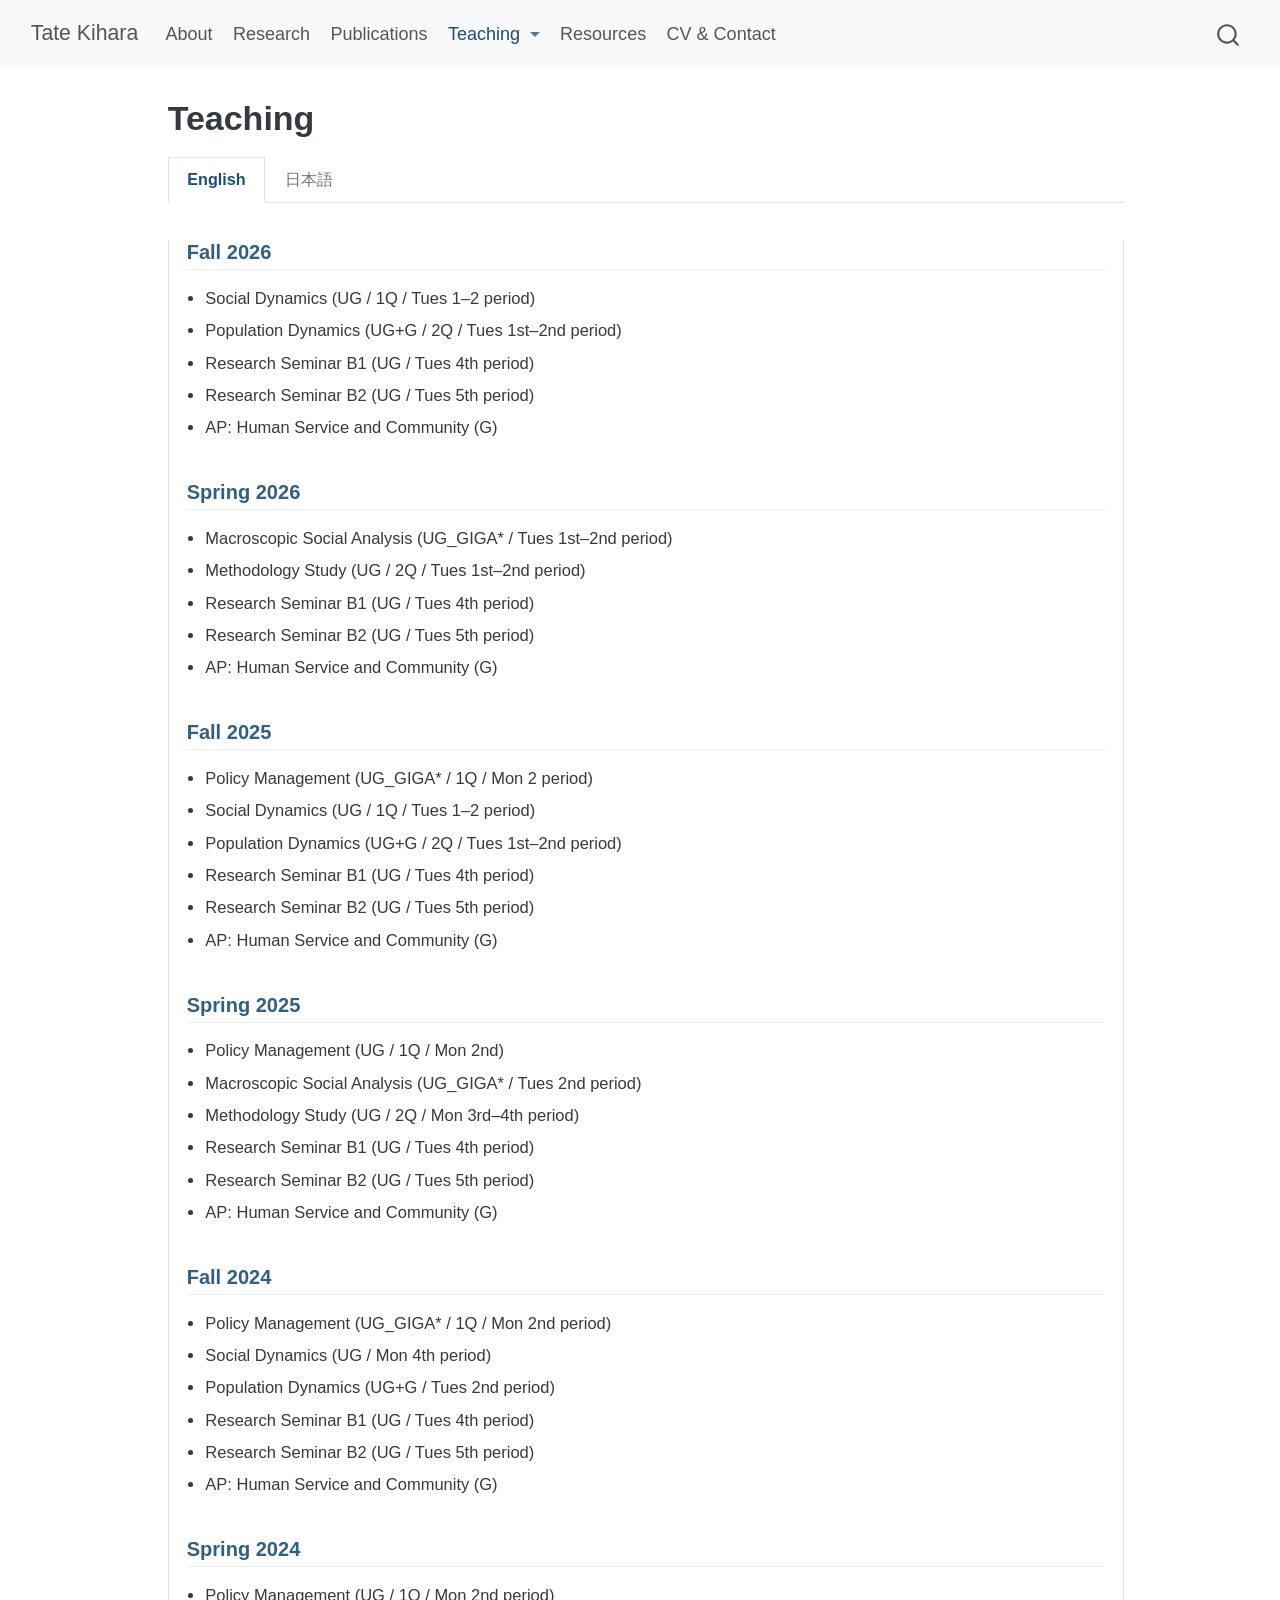
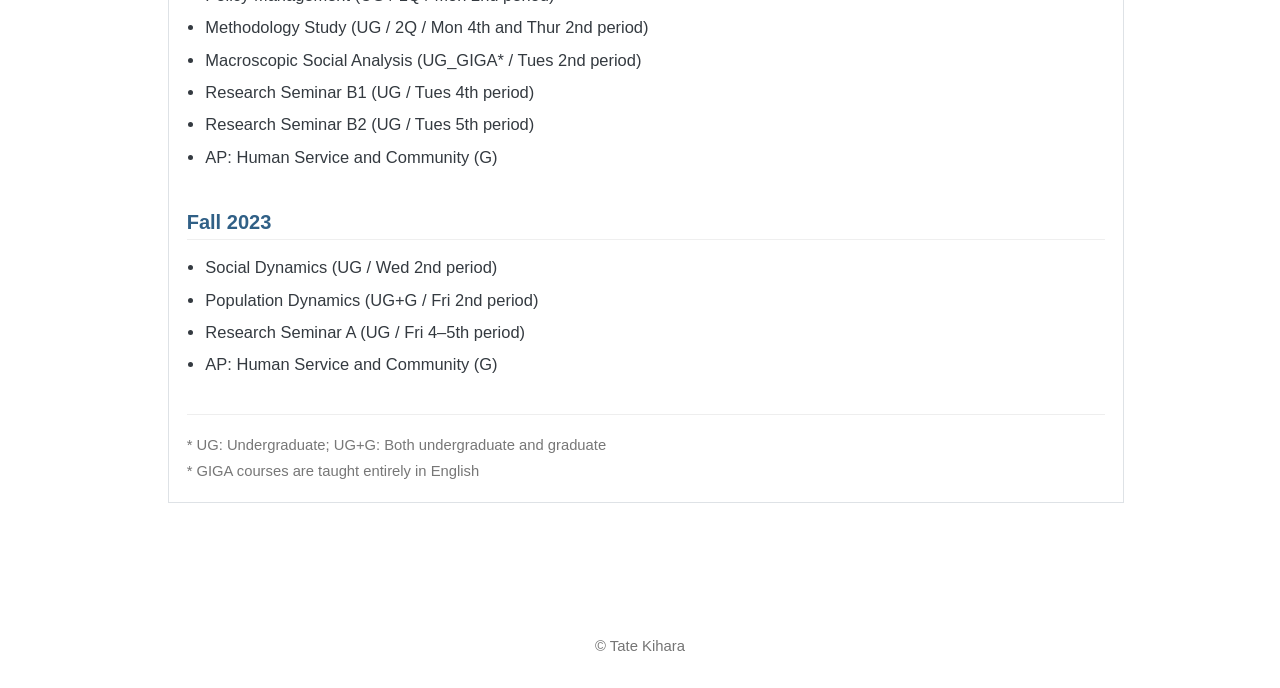
<file: teaching/courses/index.html>
<!DOCTYPE html>
<html xmlns="http://www.w3.org/1999/xhtml" lang="en" xml:lang="en"><head>

<meta charset="utf-8">
<meta name="generator" content="quarto-1.11.9">

<meta name="viewport" content="width=device-width, initial-scale=1.0, user-scalable=yes">

<meta name="description" content="Sociology and demography courses taught by Tate Kihara at Keio University Shonan Fujisawa Campus, at both the undergraduate and graduate levels.">

<title>Teaching – Tate Kihara</title>
<style>
/* Default styles provided by pandoc.
** See https://pandoc.org/MANUAL.html#variables-for-html for config info.
*/
span.smallcaps{font-variant: small-caps;}
div.columns{display: flex; gap: 1.5em;}
div.column{flex: auto;}
@media screen {
div.columns{gap: min(4vw, 1.5em);}
div.column{overflow-x: auto;}
}
div.hanging-indent{margin-left: 1.5em; text-indent: -1.5em;}
ul.task-list{list-style: none;}
ul.task-list li input[type="checkbox"] {
  width: 0.8em;
  margin: 0 0.8em 0.2em -1em; /* quarto-specific, see https://github.com/quarto-dev/quarto-cli/issues/4556 */ 
  vertical-align: middle;
}
</style>


<script src="../../site_libs/quarto-nav/quarto-nav.js"></script>
<script src="../../site_libs/quarto-nav/headroom.min.js"></script>
<script src="../../site_libs/clipboard/clipboard.min.js"></script>
<script src="../../site_libs/quarto-search/autocomplete.umd.js"></script>
<script src="../../site_libs/quarto-search/fuse.min.js"></script>
<script src="../../site_libs/quarto-search/quarto-search.js"></script>
<meta name="quarto:offset" content="../../">
<link href="../../assets/favicon.png" rel="icon" type="image/png">
<script src="../../site_libs/quarto-html/quarto.js" type="module"></script>
<script src="../../site_libs/quarto-html/tabsets/tabsets.js" type="module"></script>
<script src="../../site_libs/quarto-html/scrollable-regions/scrollable-regions.js" type="module"></script>
<script src="../../site_libs/quarto-html/popper.min.js"></script>
<script src="../../site_libs/quarto-html/tippy.umd.min.js"></script>
<link href="../../site_libs/quarto-html/tippy.css" rel="stylesheet">
<link href="../../site_libs/quarto-html/quarto-syntax-highlighting-1bb8747d1481b926512485f1997f5c4d.css" rel="stylesheet" id="quarto-text-highlighting-styles">
<script src="../../site_libs/bootstrap/bootstrap.min.js"></script>
<link href="../../site_libs/bootstrap/bootstrap-icons.css" rel="stylesheet">
<link href="../../site_libs/bootstrap/bootstrap-d12eaf7c717cfe980d01d8209917f8a2.min.css" rel="stylesheet" append-hash="true" id="quarto-bootstrap" data-mode="light">
<script id="quarto-search-options" type="application/json">{
  "location": "navbar",
  "copy-button": false,
  "collapse-after": 3,
  "panel-placement": "end",
  "type": "overlay",
  "limit": 50,
  "keyboard-shortcut": [
    "f",
    "/",
    "s"
  ],
  "show-item-context": false,
  "language": {
    "search-no-results-text": "No results",
    "search-matching-documents-text": "matching documents",
    "search-copy-link-title": "Copy link to search",
    "search-hide-matches-text": "Hide additional matches",
    "search-more-match-text": "more match in this document",
    "search-more-matches-text": "more matches in this document",
    "search-clear-button-title": "Clear",
    "search-text-placeholder": "",
    "search-detached-cancel-button-title": "Cancel",
    "search-submit-button-title": "Submit",
    "search-label": "Search"
  }
}</script>
<meta name="google-site-verification" content="U9AvdBDqkcp5taY0bOzk6FZNUZwffZRuPdKgS1I-uy0">
<!-- OGP 画像の寸法。全ページ共通カード assets/og-card.jpg（1200x630）の実寸。
     Quarto 1.10.18 は open-graph の image-width/height キーを出力しないため直接注入 -->
<meta property="og:image:width" content="1200">
<meta property="og:image:height" content="630">
<script data-goatcounter="https://tatekihara.goatcounter.com/count" async="" src="//gc.zgo.at/count.js"></script>
<script>
document.addEventListener('DOMContentLoaded', function () {
  var here = window.location.pathname.replace(/index\.html$/, '');
  document.querySelectorAll('.navbar .dropdown-menu .dropdown-item').forEach(function (a) {
    if (a.pathname.replace(/index\.html$/, '') !== here) return;
    a.setAttribute('aria-current', 'page');
    var menu = a.closest('.dropdown');
    var toggle = menu && menu.querySelector('.dropdown-toggle');
    if (toggle) toggle.classList.add('active');
  });
});
</script>


<link rel="stylesheet" href="../../assets/styles.css">
<meta property="og:title" content="Teaching – Tate Kihara">
<meta property="og:description" content="Sociology and demography courses taught by Tate Kihara at Keio University Shonan Fujisawa Campus, at both the undergraduate and graduate levels.">
<meta property="og:image" content="https://tatekihara.com/assets/og-card.jpg">
<meta property="og:site_name" content="Tate Kihara">
<meta property="og:image:alt" content="Keio University Shonan Fujisawa Campus">
<meta property="og:image:height" content="630">
<meta property="og:image:width" content="1200">
<meta name="twitter:title" content="Teaching – Tate Kihara">
<meta name="twitter:description" content="Sociology and demography courses taught by Tate Kihara at Keio University Shonan Fujisawa Campus, at both the undergraduate and graduate levels.">
<meta name="twitter:image" content="https://tatekihara.com/assets/og-card.jpg">
<meta name="twitter:card" content="summary">
</head>

<body class="nav-fixed fullcontent quarto-light"><a id="quarto-skip-link" class="visually-hidden-focusable" href="#quarto-document-content">Skip to main content</a>

<div id="quarto-search-results"></div>
  <header id="quarto-header" class="headroom fixed-top">
    <nav class="navbar navbar-expand-lg " data-bs-theme="dark" aria-label="Site">
      <div class="navbar-container container-fluid">
      <div class="navbar-brand-container mx-auto">
    <a class="navbar-brand" href="../../index.html">
    <span class="navbar-title">Tate Kihara</span>
    </a>
  </div>
          <button class="navbar-toggler" type="button" data-bs-toggle="collapse" data-bs-target="#navbarCollapse" aria-controls="navbarCollapse" aria-expanded="false" aria-label="Toggle navigation" onclick="if (window.quartoToggleHeadroom) { window.quartoToggleHeadroom(); }">
  <span class="navbar-toggler-icon"></span>
</button>
          <div class="collapse navbar-collapse" id="navbarCollapse">
            <ul class="navbar-nav navbar-nav-scroll me-auto">
  <li class="nav-item">
    <a class="nav-link" href="../../index.html"> 
<span class="menu-text">About</span></a>
  </li>  
  <li class="nav-item">
    <a class="nav-link" href="../../research/index.html"> 
<span class="menu-text">Research</span></a>
  </li>  
  <li class="nav-item">
    <a class="nav-link" href="../../publications/index.html"> 
<span class="menu-text">Publications</span></a>
  </li>  
  <li class="nav-item dropdown ">
    <a class="nav-link dropdown-toggle" href="#" id="nav-menu-teaching" role="link" data-bs-toggle="dropdown" aria-expanded="false">
 <span class="menu-text">Teaching</span>
    </a>
    <ul class="dropdown-menu" aria-labelledby="nav-menu-teaching">    
        <li>
    <a class="dropdown-item" href="../../teaching/courses/index.html">
 <span class="dropdown-text">Courses</span></a>
  </li>  
        <li>
    <a class="dropdown-item" href="../../teaching/keio_students/index.html">
 <span class="dropdown-text">For Students</span></a>
  </li>  
    </ul>
  </li>
  <li class="nav-item">
    <a class="nav-link" href="../../resources/index.html"> 
<span class="menu-text">Resources</span></a>
  </li>  
  <li class="nav-item">
    <a class="nav-link" href="../../cv/index.html"> 
<span class="menu-text">CV &amp; Contact</span></a>
  </li>  
</ul>
          </div> <!-- /navcollapse -->
            <div class="quarto-navbar-tools">
</div>
            <div id="quarto-search" class="" title="Search"></div>
      </div> <!-- /container-fluid -->
    </nav>
</header>
<!-- content -->
<div id="quarto-content" class="quarto-container page-columns page-rows-contents page-layout-article page-navbar">
<!-- sidebar -->
<!-- margin-sidebar -->
    
<!-- main -->
<main class="content" id="quarto-document-content" tabindex="-1">

<header id="title-block-header" class="quarto-title-block default">
<div class="quarto-title">
<h1 class="title">Teaching</h1>
</div>

<div>
  <div class="description">
    Sociology and demography courses taught by Tate Kihara at Keio University Shonan Fujisawa Campus, at both the undergraduate and graduate levels.
  </div>
</div>


<div class="quarto-title-meta">

    
  
    
  </div>
  


</header>


<div class="tabset-margin-container"></div><div class="panel-tabset lang-tabset">
<ul class="nav nav-tabs" role="tablist"><li class="nav-item" role="presentation"><a class="nav-link active" id="tabset-1-1-tab" data-bs-toggle="tab" data-bs-target="#tabset-1-1" role="tab" aria-controls="tabset-1-1" aria-selected="true" href="">English</a></li><li class="nav-item" role="presentation"><a class="nav-link" id="tabset-1-2-tab" data-bs-toggle="tab" data-bs-target="#tabset-1-2" role="tab" aria-controls="tabset-1-2" aria-selected="false" href="">日本語</a></li></ul>
<div class="tab-content lang-tabset">
<div id="tabset-1-1" class="tab-pane active" role="tabpanel" aria-labelledby="tabset-1-1-tab">
<section id="fall-2026" class="level3 term">
<h3 data-anchor-id="fall-2026">Fall 2026</h3>
<ul>
<li>Social Dynamics (UG / 1Q / Tues 1–2 period)</li>
<li>Population Dynamics (UG+G / 2Q / Tues 1st–2nd period)</li>
<li>Research Seminar B1 (UG / Tues 4th period)</li>
<li>Research Seminar B2 (UG / Tues 5th period)</li>
<li>AP: Human Service and Community (G)</li>
</ul>
</section>
<section id="spring-2026" class="level3 term">
<h3 data-anchor-id="spring-2026">Spring 2026</h3>
<ul>
<li>Macroscopic Social Analysis (UG_GIGA* / Tues 1st–2nd period)</li>
<li>Methodology Study (UG / 2Q / Tues 1st–2nd period)</li>
<li>Research Seminar B1 (UG / Tues 4th period)</li>
<li>Research Seminar B2 (UG / Tues 5th period)</li>
<li>AP: Human Service and Community (G)</li>
</ul>
</section>
<section id="fall-2025" class="level3 term">
<h3 data-anchor-id="fall-2025">Fall 2025</h3>
<ul>
<li>Policy Management (UG_GIGA* / 1Q / Mon 2 period)</li>
<li>Social Dynamics (UG / 1Q / Tues 1–2 period)</li>
<li>Population Dynamics (UG+G / 2Q / Tues 1st–2nd period)</li>
<li>Research Seminar B1 (UG / Tues 4th period)</li>
<li>Research Seminar B2 (UG / Tues 5th period)</li>
<li>AP: Human Service and Community (G)</li>
</ul>
</section>
<section id="spring-2025" class="level3 term">
<h3 data-anchor-id="spring-2025">Spring 2025</h3>
<ul>
<li>Policy Management (UG / 1Q / Mon 2nd)</li>
<li>Macroscopic Social Analysis (UG_GIGA* / Tues 2nd period)</li>
<li>Methodology Study (UG / 2Q / Mon 3rd–4th period)</li>
<li>Research Seminar B1 (UG / Tues 4th period)</li>
<li>Research Seminar B2 (UG / Tues 5th period)</li>
<li>AP: Human Service and Community (G)</li>
</ul>
</section>
<section id="fall-2024" class="level3 term">
<h3 data-anchor-id="fall-2024">Fall 2024</h3>
<ul>
<li>Policy Management (UG_GIGA* / 1Q / Mon 2nd period)</li>
<li>Social Dynamics (UG / Mon 4th period)</li>
<li>Population Dynamics (UG+G / Tues 2nd period)</li>
<li>Research Seminar B1 (UG / Tues 4th period)</li>
<li>Research Seminar B2 (UG / Tues 5th period)</li>
<li>AP: Human Service and Community (G)</li>
</ul>
</section>
<section id="spring-2024" class="level3 term">
<h3 data-anchor-id="spring-2024">Spring 2024</h3>
<ul>
<li>Policy Management (UG / 1Q / Mon 2nd period)</li>
<li>Methodology Study (UG / 2Q / Mon 4th and Thur 2nd period)</li>
<li>Macroscopic Social Analysis (UG_GIGA* / Tues 2nd period)</li>
<li>Research Seminar B1 (UG / Tues 4th period)</li>
<li>Research Seminar B2 (UG / Tues 5th period)</li>
<li>AP: Human Service and Community (G)</li>
</ul>
</section>
<section id="fall-2023" class="level3 term">
<h3 data-anchor-id="fall-2023">Fall 2023</h3>
<ul>
<li>Social Dynamics (UG / Wed 2nd period)</li>
<li>Population Dynamics (UG+G / Fri 2nd period)</li>
<li>Research Seminar A (UG / Fri 4–5th period)</li>
<li>AP: Human Service and Community (G)</li>
</ul>
</section>
<div class="legend">
<p>* UG: Undergraduate; UG+G: Both undergraduate and graduate<br> * GIGA courses are taught entirely in English</p>
</div>
</div>
<div id="tabset-1-2" class="tab-pane" role="tabpanel" aria-labelledby="tabset-1-2-tab">
<section id="秋学期" class="level3 term">
<h3 data-anchor-id="秋学期">2026秋学期</h3>
<ul>
<li>社会動態論（学部 / 学期前半 / 火1・2）</li>
<li>ポピュレーションダイナミクス（学部+院 / 学期後半 / 火1・2）</li>
<li>研究会B1（学部 / 火4）</li>
<li>研究会B2（学部 / 火5）</li>
<li>APヒューマンサービスとコミュニティ（院）</li>
</ul>
</section>
<section id="春学期" class="level3 term">
<h3 data-anchor-id="春学期">2026春学期</h3>
<ul>
<li>方法論探究（学部 / 学期後半 / 火1・2）</li>
<li>社会構造分析GIGA《英語での開講》（学部_GIGA / 火1・2）</li>
<li>研究会B1（学部 / 火4）</li>
<li>研究会B2（学部 / 火5）</li>
<li>APヒューマンサービスとコミュニティ（院）</li>
</ul>
</section>
<section id="秋学期-1" class="level3 term">
<h3 data-anchor-id="秋学期-1">2025秋学期</h3>
<ul>
<li>総合政策学GIGA《英語での開講》（学部_GIGA / 学期前半 / 月2）</li>
<li>社会動態論（学部 / 学期前半 / 火1・2）</li>
<li>ポピュレーションダイナミクス（学部+院 / 学期後半 / 火1・2）</li>
<li>研究会B1（学部 / 火4）</li>
<li>研究会B2（学部 / 火5）</li>
<li>APヒューマンサービスとコミュニティ（院）</li>
</ul>
</section>
<section id="春学期-1" class="level3 term">
<h3 data-anchor-id="春学期-1">2025春学期</h3>
<ul>
<li>総合政策学（学部 / 学期前半 / 月2）</li>
<li>方法論探究（学部 / 学期後半 / 月3・4）</li>
<li>社会構造分析GIGA《英語での開講》（学部_GIGA / 火2）</li>
<li>研究会B1（学部 / 火4）</li>
<li>研究会B2（学部 / 火5）</li>
<li>APヒューマンサービスとコミュニティ（院）</li>
</ul>
</section>
<section id="秋学期-2" class="level3 term">
<h3 data-anchor-id="秋学期-2">2024秋学期</h3>
<ul>
<li>総合政策学GIGA《英語での開講》（学部_GIGA / 学期前半 / 月2）</li>
<li>社会動態論（学部 / 月4）</li>
<li>ポピュレーションダイナミクス（学部+院 / 火2）</li>
<li>研究会B1（学部 / 火4）</li>
<li>研究会B2（学部 / 火5）</li>
<li>APヒューマンサービスとコミュニティ（院）</li>
</ul>
</section>
<section id="春学期-2" class="level3 term">
<h3 data-anchor-id="春学期-2">2024春学期</h3>
<ul>
<li>総合政策学（学部 / 学期前半 / 月2）</li>
<li>方法論探究（学部 / 学期後半 / 月4・木2）</li>
<li>社会構造分析GIGA《英語での開講》（学部_GIGA / 火2）</li>
<li>研究会B1（学部 / 火4）</li>
<li>研究会B2（学部 / 火5）</li>
<li>APヒューマンサービスとコミュニティ（院）</li>
</ul>
</section>
<section id="秋学期-3" class="level3 term">
<h3 data-anchor-id="秋学期-3">2023秋学期</h3>
<ul>
<li>社会動態論（学部 / 水2）</li>
<li>ポピュレーションダイナミクス（学部+院 / 金2）</li>
<li>研究会A（学部 / 金4・5限）</li>
<li>APヒューマンサービスとコミュニティ（院）</li>
</ul>
</section>
<div class="legend">
<p>* 学部：学部科目，学部+院：学部・大学院共通科目<br> * GIGA科目はすべて英語で開講</p>
</div>
</div>
</div>
</div>



</main> <!-- /main -->
<script>
// 言語タブの共通スクリプト。
//   ページを開いたとき、最初に出すタブを次の順で決める（2026-10-04）:
//     1. URL の末尾が #japanese / #english なら、それに従う
//     2. 読む人が前に自分でタブを選んでいれば、それに従う（ブラウザに覚えさせてある）
//     3. ブラウザの言語設定で、日本語と英語のうち優先順位が上のほう（どちらもなければ英語）
//     4. 言語設定が読めなければ、ページの既定のタブのまま
//   読む人がタブを切り替える → その選択を覚え、URL の末尾を書き換えて、その状態のまま共有・ブックマークできるようにする。
//   自動で選んだだけのときは URL を書き換えない（共有された相手には、その人の言語で出るように）。
// 旧 /japanese/ の転送先もこの仕組みに乗せている。
// タブの並び順はページごとに異なる（About は英語先、SFC生向けは日本語先）ため、
// 固定インデックスではなくリンクの表示文字列で日本語タブを見つける。
(function () {
  var KEY = 'lang-tab';

  function stored() {
    try { return window.localStorage.getItem(KEY); } catch (e) { return null; }
  }

  function remember(lang) {
    try { window.localStorage.setItem(KEY, lang); } catch (e) { /* 覚えられなくても表示には影響しない */ }
  }

  // ブラウザの言語設定を優先順に見て、最初に出てくる日本語か英語を返す
  function browserLang() {
    var list = navigator.languages && navigator.languages.length ? navigator.languages : (navigator.language ? [navigator.language] : []);
    if (!list.length) return null;
    for (var i = 0; i < list.length; i++) {
      var code = String(list[i]).toLowerCase();
      if (code.indexOf('ja') === 0) return 'ja';
      if (code.indexOf('en') === 0) return 'en';
    }
    return 'en';
  }

  function init() {
    var tabset = document.querySelector('.panel-tabset.lang-tabset');
    if (!tabset) return;

    var links = tabset.querySelectorAll('.nav-tabs .nav-link');
    if (links.length < 2) return;

    var jaLink = null, enLink = null;
    Array.prototype.forEach.call(links, function (link) {
      if (link.textContent.trim() === '日本語') {
        jaLink = link;
      } else if (!enLink) {
        enLink = link;
      }
    });
    if (!jaLink || !enLink) return;

    var byHash = { '#japanese': jaLink, '#english': enLink };
    var byLang = { ja: jaLink, en: enLink };
    var pendingAuto = 0;   // スクリプトが起こした切り替えの数（読む人の操作と区別するため、下で 1 つずつ消す）

    function show(link) {
      if (!link || link.classList.contains('active')) return;
      pendingAuto += 1;
      if (window.bootstrap && window.bootstrap.Tab) {
        window.bootstrap.Tab.getOrCreateInstance(link).show();
      } else {
        link.click();
      }
    }

    // 読む人が切り替えたとき（クリックでもキーボードでも）: 選択を覚え、URL を更新する（画面はスクロールさせない）
    Array.prototype.forEach.call(links, function (link) {
      link.addEventListener('shown.bs.tab', function () {
        if (pendingAuto > 0) { pendingAuto -= 1; return; }
        var lang = link === jaLink ? 'ja' : 'en';
        var hash = lang === 'ja' ? '#japanese' : '#english';
        remember(lang);
        if (window.location.hash !== hash) {
          history.replaceState(null, '', window.location.pathname + hash);
        }
      });
    });

    // 読み込み時: URL の指定、前の選択、ブラウザの言語設定の順で決める
    show(byHash[window.location.hash] || byLang[stored()] || byLang[browserLang()]);

    // 別ページから /#japanese で戻ってきた場合にも追随する
    window.addEventListener('hashchange', function () {
      show(byHash[window.location.hash]);
    });
  }

  if (document.readyState === 'loading') {
    document.addEventListener('DOMContentLoaded', init);
  } else {
    init();
  }
})();
</script>
<script id="quarto-html-after-body" type="application/javascript">
  window.document.addEventListener("DOMContentLoaded", function (event) {
    const isCodeAnnotation = (el) => {
      for (const clz of el.classList) {
        if (clz.startsWith('code-annotation-')) {                     
          return true;
        }
      }
      return false;
    }
    const onCopySuccess = function(e) {
      // button target
      const button = e.trigger;
      // don't keep focus
      button.blur();
      // flash "checked"
      button.classList.add('code-copy-button-checked');
      var currentTitle = button.getAttribute("title");
      button.setAttribute("title", "Copied!");
      let tooltip;
      if (window.bootstrap) {
        button.setAttribute("data-bs-toggle", "tooltip");
        button.setAttribute("data-bs-placement", "left");
        button.setAttribute("data-bs-title", "Copied!");
        tooltip = new bootstrap.Tooltip(button, 
          { trigger: "manual", 
            customClass: "code-copy-button-tooltip",
            offset: [0, -8]});
        tooltip.show();    
      }
      setTimeout(function() {
        if (tooltip) {
          tooltip.hide();
          button.removeAttribute("data-bs-title");
          button.removeAttribute("data-bs-toggle");
          button.removeAttribute("data-bs-placement");
        }
        button.setAttribute("title", currentTitle);
        button.classList.remove('code-copy-button-checked');
      }, 1000);
      // clear code selection
      e.clearSelection();
    }
    const getTextToCopy = function(trigger) {
      const outerScaffold = trigger.parentElement.cloneNode(true);
      const codeEl = outerScaffold.querySelector('code');
      for (const childEl of codeEl.children) {
        if (isCodeAnnotation(childEl)) {
          childEl.remove();
        }
      }
      return codeEl.innerText;
    }
    const clipboard = new window.ClipboardJS('.code-copy-button:not([data-in-quarto-modal])', {
      text: getTextToCopy
    });
    clipboard.on('success', onCopySuccess);
    if (window.document.getElementById('quarto-embedded-source-code-modal')) {
      const clipboardModal = new window.ClipboardJS('.code-copy-button[data-in-quarto-modal]', {
        text: getTextToCopy,
        container: window.document.getElementById('quarto-embedded-source-code-modal')
      });
      clipboardModal.on('success', onCopySuccess);
    }
      var localhostRegex = new RegExp(/^(?:http|https):\/\/localhost\:?[0-9]*\//);
      var mailtoRegex = new RegExp(/^mailto:/);
        var filterRegex = new RegExp("https:\/\/tatekihara\.com");
      const newWindowLabel = "(opens in a new tab)";
      const newWindowNoteId = "quarto-ext-newwindow-label";
      // Links reference one hidden label through aria-describedby, so the
      // announcement never changes their accessible name.
      var describeNewWindow = (link) => {
        if (!window.document.getElementById(newWindowNoteId)) {
          var newWindowNote = window.document.createElement("span");
          newWindowNote.id = newWindowNoteId;
          newWindowNote.hidden = true;
          newWindowNote.textContent = newWindowLabel;
          window.document.body.appendChild(newWindowNote);
        }
        var describedBy = (link.getAttribute("aria-describedby") || "").split(/\s+/).filter(Boolean);
        if (!describedBy.includes(newWindowNoteId)) {
          describedBy.push(newWindowNoteId);
          link.setAttribute("aria-describedby", describedBy.join(" "));
        }
      }
      var isInternal = (href) => {
          return filterRegex.test(href) || localhostRegex.test(href) || mailtoRegex.test(href);
      }
      // Inspect non-navigation links and adorn them if external
      window.quartoDecorateExternalLinks = function (root) {
     var links = (root || window.document).querySelectorAll('a[href]:not(.nav-link):not(.navbar-brand):not(.toc-action):not(.sidebar-link):not(.sidebar-item-toggle):not(.pagination-link):not(.no-external):not([aria-hidden]):not(.dropdown-item):not(.quarto-navigation-tool):not(.about-link)');
      for (var i=0; i<links.length; i++) {
        const link = links[i];
        if (!isInternal(link.href)) {
          // undo the damage that might have been done by quarto-nav.js in the case of
          // links that we want to consider external
          if (link.dataset.originalHref !== undefined) {
            link.href = link.dataset.originalHref;
          }
            // target, if specified
            link.setAttribute("target", "_blank");
            if (link.getAttribute("rel") === null) {
              link.setAttribute("rel", "noopener");
            }
            describeNewWindow(link);
          if (!link.classList.contains('no-external-icon')) {
          }
        }
      }
      };
      window.quartoDecorateExternalLinks(window.document);
    // Esc closes the popup (WCAG 1.4.13) and focus leaving both trigger and
    // popup closes it (WCAG 2.4.11); tippy handles neither for interactive popups.
    const hideOnEscAndFocusOut = {
      name: 'hideOnEscAndFocusOut',
      defaultValue: true,
      fn(instance) {
        const dismiss = () => {
          // A show scheduled by the trigger delay would otherwise reopen it
          instance.clearDelayTimeouts();
          instance.hide();
        };
        const onKeyDown = (event) => {
          if (event.key !== 'Escape') {
            return;
          }
          // Keep Esc from also reaching page handlers (e.g. reveal.js overview),
          // except an open reveal.js slide menu, which Esc should close too.
          // The menu handles keys only when its keyboard option is on.
          const menuHandlesEsc = window.Reveal?.getPlugin?.('menu')?.isOpen() &&
            window.Reveal.getConfig().menu?.keyboard !== false;
          if (!menuHandlesEsc) {
            event.stopPropagation();
          }
          if (instance.popper.contains(window.document.activeElement)) {
            // Disabled while refocusing so the focus trigger does not reopen it
            instance.disable();
            instance.reference.focus();
            instance.enable();
          }
          dismiss();
        };
        const onFocusOut = (event) => {
          const target = event.relatedTarget;
          if (target && !instance.reference.contains(target) &&
              !instance.popper.contains(target)) {
            dismiss();
          }
        };
        // On the trigger too: a click trigger (code-annotations: select) has no
        // blur handling. Attached for the instance's lifetime so leaving the
        // trigger also cancels a show still pending on the trigger delay.
        instance.reference.addEventListener('focusout', onFocusOut);
        return {
          onShow() {
            window.document.addEventListener('keydown', onKeyDown, true);
            instance.popper.addEventListener('focusout', onFocusOut);
          },
          onHide() {
            window.document.removeEventListener('keydown', onKeyDown, true);
            instance.popper.removeEventListener('focusout', onFocusOut);
          },
          onDestroy() {
            instance.reference.removeEventListener('focusout', onFocusOut);
          },
        };
      },
    };
    function tippyHover(el, contentFn, onTriggerFn, onUntriggerFn) {
      const config = {
        allowHTML: true,
        maxWidth: 500,
        delay: 100,
        arrow: false,
        appendTo: function(el) {
            return el.parentElement;
        },
        interactive: true,
        interactiveBorder: 10,
        theme: 'quarto',
        placement: 'bottom-start',
        plugins: [hideOnEscAndFocusOut],
      };
      if (contentFn) {
        config.content = contentFn;
      }
      if (onTriggerFn) {
        config.onTrigger = onTriggerFn;
      }
      if (onUntriggerFn) {
        config.onUntrigger = onUntriggerFn;
      }
      window.tippy(el, config); 
    }
    const noterefs = window.document.querySelectorAll('a[role="doc-noteref"]');
    for (var i=0; i<noterefs.length; i++) {
      const ref = noterefs[i];
      tippyHover(ref, function() {
        // use id or data attribute instead here
        let href = ref.getAttribute('data-footnote-href') || ref.getAttribute('href');
        try { href = new URL(href).hash; } catch {}
        const id = href.replace(/^#\/?/, "");
        const note = window.document.getElementById(id);
        if (note) {
          return note.innerHTML;
        } else {
          return "";
        }
      });
    }
    const xrefs = window.document.querySelectorAll('a.quarto-xref');
    const processXRef = (id, note) => {
      // Strip column container classes
      const stripColumnClz = (el) => {
        el.classList.remove("page-full", "page-columns");
        if (el.children) {
          for (const child of el.children) {
            stripColumnClz(child);
          }
        }
      }
      stripColumnClz(note)
      if (id === null || id.startsWith('sec-')) {
        // Special case sections, only their first couple elements
        const container = document.createElement("div");
        if (note.children && note.children.length > 2) {
          container.appendChild(note.children[0].cloneNode(true));
          for (let i = 1; i < note.children.length; i++) {
            const child = note.children[i];
            if (child.tagName === "P" && child.innerText === "") {
              continue;
            } else {
              container.appendChild(child.cloneNode(true));
              break;
            }
          }
          if (window.Quarto?.typesetMath) {
            window.Quarto.typesetMath(container);
          }
          return container.innerHTML
        } else {
          if (window.Quarto?.typesetMath) {
            window.Quarto.typesetMath(note);
          }
          return note.innerHTML;
        }
      } else {
        // Remove any anchor links if they are present
        const anchorLink = note.querySelector('a.anchorjs-link');
        if (anchorLink) {
          anchorLink.remove();
        }
        if (window.Quarto?.typesetMath) {
          window.Quarto.typesetMath(note);
        }
        if (note.classList.contains("callout")) {
          return note.outerHTML;
        } else {
          return note.innerHTML;
        }
      }
    }
    for (var i=0; i<xrefs.length; i++) {
      const xref = xrefs[i];
      tippyHover(xref, undefined, function(instance) {
        instance.disable();
        let url = xref.getAttribute('href');
        let hash = undefined; 
        if (url.startsWith('#')) {
          hash = url;
        } else {
          try { hash = new URL(url).hash; } catch {}
        }
        if (hash) {
          const id = hash.replace(/^#\/?/, "");
          const note = window.document.getElementById(id);
          if (note !== null) {
            try {
              const html = processXRef(id, note.cloneNode(true));
              instance.setContent(html);
            } finally {
              instance.enable();
              instance.show();
            }
          } else {
            // See if we can fetch this
            fetch(url.split('#')[0])
            .then(res => res.text())
            .then(html => {
              const parser = new DOMParser();
              const htmlDoc = parser.parseFromString(html, "text/html");
              const note = htmlDoc.getElementById(id);
              if (note !== null) {
                const html = processXRef(id, note);
                instance.setContent(html);
              } 
            }).finally(() => {
              instance.enable();
              instance.show();
            });
          }
        } else {
          // See if we can fetch a full url (with no hash to target)
          // This is a special case and we should probably do some content thinning / targeting
          fetch(url)
          .then(res => res.text())
          .then(html => {
            const parser = new DOMParser();
            const htmlDoc = parser.parseFromString(html, "text/html");
            const note = htmlDoc.querySelector('main.content');
            if (note !== null) {
              // This should only happen for chapter cross references
              // (since there is no id in the URL)
              // remove the first header
              if (note.children.length > 0 && note.children[0].tagName === "HEADER") {
                note.children[0].remove();
              }
              const html = processXRef(null, note);
              instance.setContent(html);
            } 
          }).finally(() => {
            instance.enable();
            instance.show();
          });
        }
      }, function(instance) {
      });
    }
        let selectedAnnoteEl;
        const selectorForAnnotation = ( cell, annotation) => {
          let cellAttr = 'data-code-cell="' + cell + '"';
          let lineAttr = 'data-code-annotation="' +  annotation + '"';
          const selector = 'span[' + cellAttr + '][' + lineAttr + ']';
          return selector;
        }
        const selectCodeLines = (annoteEl) => {
          const doc = window.document;
          const targetCell = annoteEl.getAttribute("data-target-cell");
          const targetAnnotation = annoteEl.getAttribute("data-target-annotation");
          const annoteSpan = window.document.querySelector(selectorForAnnotation(targetCell, targetAnnotation));
          const lines = annoteSpan.getAttribute("data-code-lines").split(",");
          const lineIds = lines.map((line) => {
            return targetCell + "-" + line;
          })
          // Each band is positioned against its own containing block, which is
          // not the offsetParent of the lines, so place it from client rects.
          const placeBand = (band, firstEl, lastEl, codeBlock) => {
            const container = band.offsetParent;
            if (container === null) {
              return;
            }
            const containerRect = container.getBoundingClientRect();
            // Reveal.js scales slides with a transform, so convert client
            // pixels back to the CSS pixels of the container.
            const scale = containerRect.height / container.offsetHeight || 1;
            const firstRect = firstEl.getBoundingClientRect();
            const lastRect = lastEl.getBoundingClientRect();
            const top = (firstRect.top - containerRect.top) / scale - container.clientTop + container.scrollTop;
            const height = (lastRect.bottom - firstRect.top) / scale;
            band.style.top = top - 2 + "px";
            band.style.height = height + 4 + "px";
            if (codeBlock) {
              // Without the copy button wrapper, the containing block is wider
              // than the code block, so span the code block explicitly.
              const blockRect = codeBlock.getBoundingClientRect();
              band.style.left = (blockRect.left - containerRect.left) / scale - container.clientLeft + container.scrollLeft + "px";
              band.style.width = blockRect.width / scale + "px";
            }
          };
          if (lineIds.length > 0) {
            const el = window.document.getElementById(lineIds[0]);
            const lastEl = window.document.getElementById(lineIds[lineIds.length - 1]);
            const parent = el.parentElement.parentElement;
            // cook up a div (if necessary) and position it
            let div = window.document.getElementById("code-annotation-line-highlight");
            if (div === null) {
              div = window.document.createElement("div");
              div.setAttribute("id", "code-annotation-line-highlight");
              div.style.position = 'absolute';
              parent.appendChild(div);
            }
            placeBand(div, el, lastEl, parent.closest("div.sourceCode") || parent);
            let gutterDiv = window.document.getElementById("code-annotation-line-highlight-gutter");
            if (gutterDiv === null) {
              gutterDiv = window.document.createElement("div");
              gutterDiv.setAttribute("id", "code-annotation-line-highlight-gutter");
              gutterDiv.style.position = 'absolute';
              const codeCell = window.document.getElementById(targetCell);
              const gutter = codeCell.querySelector('.code-annotation-gutter');
              gutter.appendChild(gutterDiv);
            }
            placeBand(gutterDiv, el, lastEl);
            selectedAnnoteEl = annoteEl;
          }
        };
        const unselectCodeLines = () => {
          const elementsIds = ["code-annotation-line-highlight", "code-annotation-line-highlight-gutter"];
          elementsIds.forEach((elId) => {
            const div = window.document.getElementById(elId);
            if (div) {
              div.remove();
            }
          });
          selectedAnnoteEl = undefined;
        };
          // Handle positioning of the toggle
      window.addEventListener(
        "resize",
        throttle(() => {
          elRect = undefined;
          if (selectedAnnoteEl) {
            selectCodeLines(selectedAnnoteEl);
          }
        }, 10)
      );
      function throttle(fn, ms) {
      let throttle = false;
      let timer;
        return (...args) => {
          if(!throttle) { // first call gets through
              fn.apply(this, args);
              throttle = true;
          } else { // all the others get throttled
              if(timer) clearTimeout(timer); // cancel #2
              timer = setTimeout(() => {
                fn.apply(this, args);
                timer = throttle = false;
              }, ms);
          }
        };
      }
        // Attach click handler to the DT
        const annoteDls = window.document.querySelectorAll('dt[data-target-cell]');
        for (const annoteDlNode of annoteDls) {
          annoteDlNode.addEventListener('click', (event) => {
            const clickedEl = event.target;
            if (clickedEl !== selectedAnnoteEl) {
              unselectCodeLines();
              const activeEl = window.document.querySelector('dt[data-target-cell].code-annotation-active');
              if (activeEl) {
                activeEl.classList.remove('code-annotation-active');
              }
              selectCodeLines(clickedEl);
              clickedEl.classList.add('code-annotation-active');
            } else {
              // Unselect the line
              unselectCodeLines();
              clickedEl.classList.remove('code-annotation-active');
            }
          });
        }
    const findCites = (el) => {
      const parentEl = el.parentElement;
      if (parentEl) {
        const cites = parentEl.dataset.cites;
        if (cites) {
          return {
            el,
            cites: cites.split(' ')
          };
        } else {
          return findCites(el.parentElement)
        }
      } else {
        return undefined;
      }
    };
    var bibliorefs = window.document.querySelectorAll('a[role="doc-biblioref"]');
    for (var i=0; i<bibliorefs.length; i++) {
      const ref = bibliorefs[i];
      const citeInfo = findCites(ref);
      if (citeInfo) {
        tippyHover(citeInfo.el, function() {
          var popup = window.document.createElement('div');
          citeInfo.cites.forEach(function(cite) {
            var citeDiv = window.document.createElement('div');
            citeDiv.classList.add('hanging-indent');
            citeDiv.classList.add('csl-entry');
            var biblioDiv = window.document.getElementById('ref-' + cite);
            if (biblioDiv) {
              citeDiv.innerHTML = biblioDiv.innerHTML;
            }
            popup.appendChild(citeDiv);
          });
          return popup.innerHTML;
        });
      }
    }
  });
  </script>
  <script type="application/javascript">
  window.quartoScrollableRegionsLabels = {"code":"Scrollable code","output":"Scrollable output"};
  </script>
</div> <!-- /content -->
<footer class="footer">
  <div class="nav-footer">
    <div class="nav-footer-left">
      &nbsp;
    </div>   
    <div class="nav-footer-center">
<p>© Tate Kihara</p>
</div>
    <div class="nav-footer-right">
      &nbsp;
    </div>
  </div>
</footer>




</body></html>
</file>
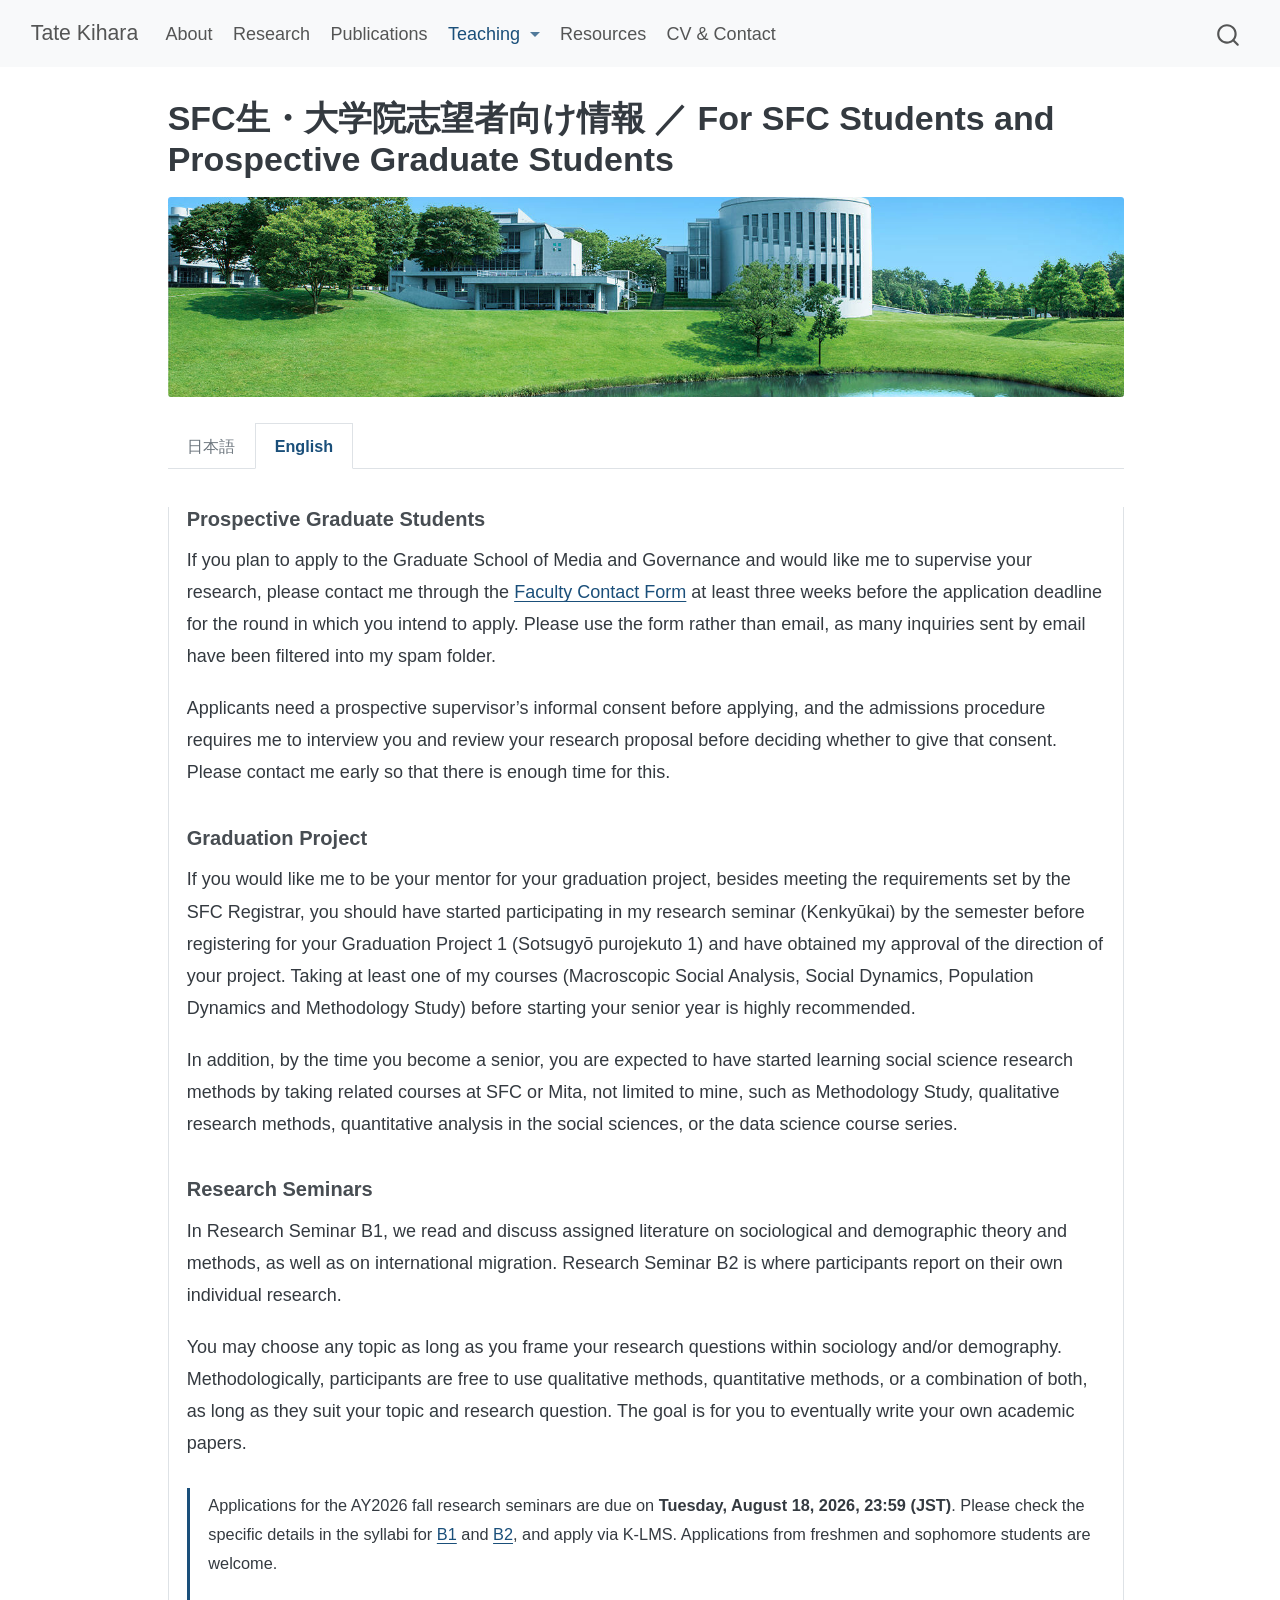
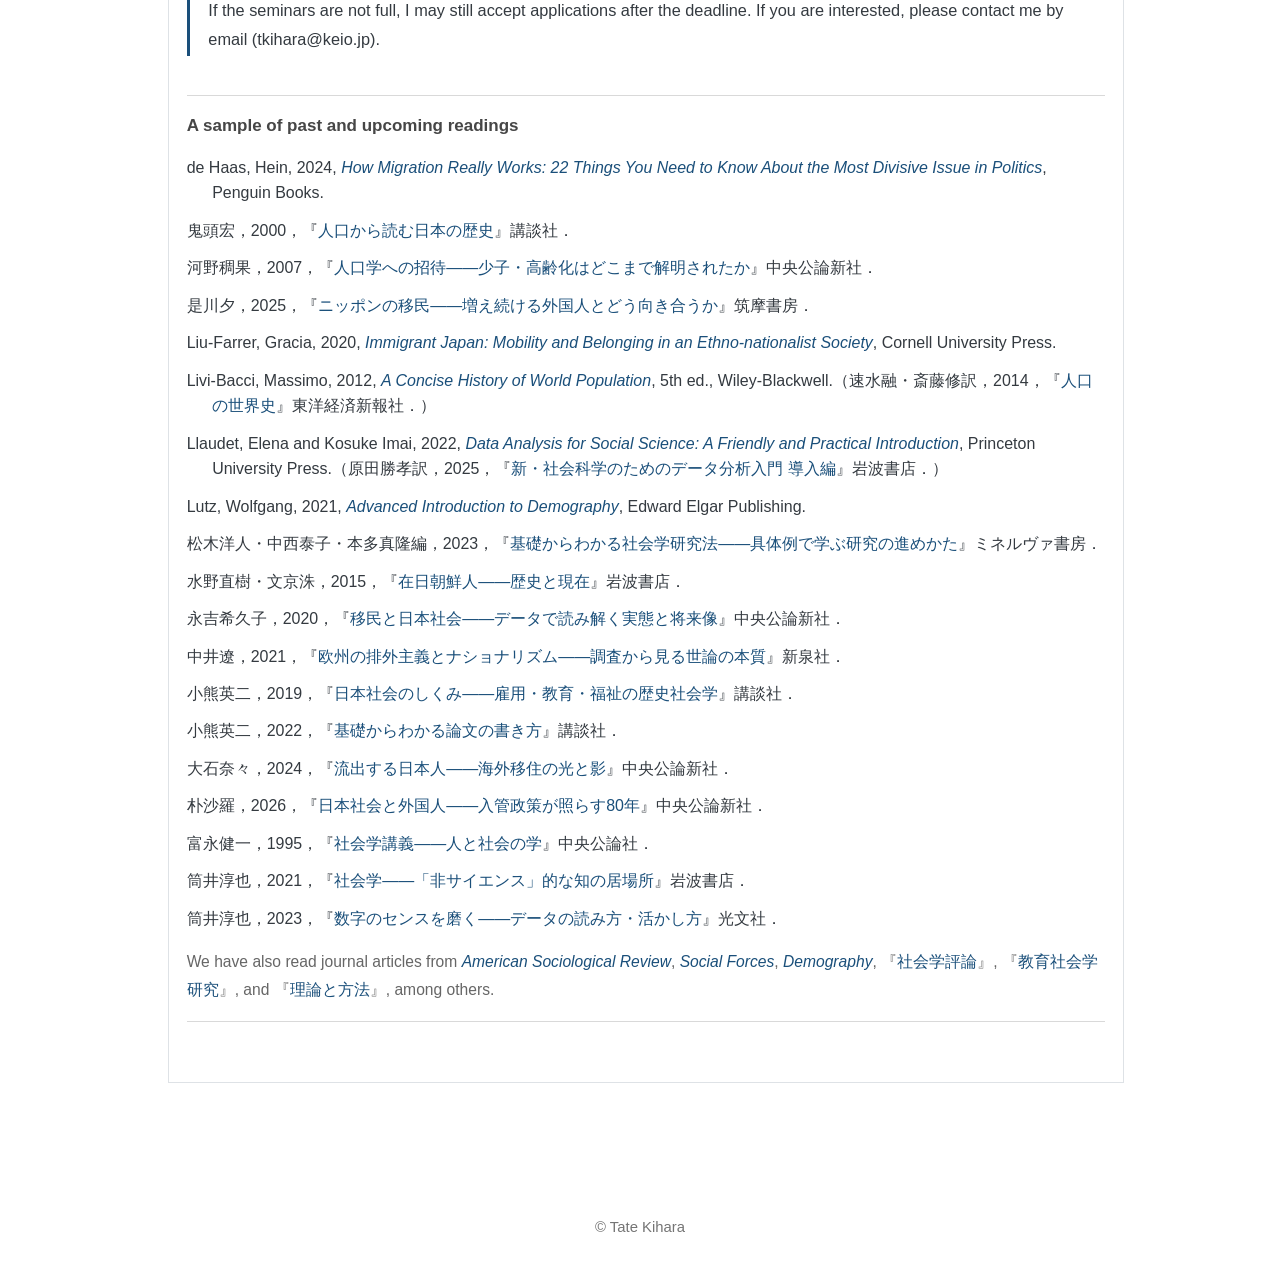
<file: teaching/keio_students/index.html>
<!DOCTYPE html>
<html xmlns="http://www.w3.org/1999/xhtml" lang="en" xml:lang="en"><head>

<meta charset="utf-8">
<meta name="generator" content="quarto-1.11.9">

<meta name="viewport" content="width=device-width, initial-scale=1.0, user-scalable=yes">

<meta name="description" content="木原盾研究会（社会学・人口学）、卒業プロジェクト、大学院出願前の連絡についての案内。輪読文献の一例、履修申込の締切、メンター依頼の条件をまとめています。">

<title>SFC生・大学院志望者向け情報 ／ For SFC Students and Prospective Graduate Students – Tate Kihara</title>
<style>
/* Default styles provided by pandoc.
** See https://pandoc.org/MANUAL.html#variables-for-html for config info.
*/
span.smallcaps{font-variant: small-caps;}
div.columns{display: flex; gap: 1.5em;}
div.column{flex: auto;}
@media screen {
div.columns{gap: min(4vw, 1.5em);}
div.column{overflow-x: auto;}
}
div.hanging-indent{margin-left: 1.5em; text-indent: -1.5em;}
ul.task-list{list-style: none;}
ul.task-list li input[type="checkbox"] {
  width: 0.8em;
  margin: 0 0.8em 0.2em -1em; /* quarto-specific, see https://github.com/quarto-dev/quarto-cli/issues/4556 */ 
  vertical-align: middle;
}
</style>


<script src="../../site_libs/quarto-nav/quarto-nav.js"></script>
<script src="../../site_libs/quarto-nav/headroom.min.js"></script>
<script src="../../site_libs/clipboard/clipboard.min.js"></script>
<script src="../../site_libs/quarto-search/autocomplete.umd.js"></script>
<script src="../../site_libs/quarto-search/fuse.min.js"></script>
<script src="../../site_libs/quarto-search/quarto-search.js"></script>
<meta name="quarto:offset" content="../../">
<link href="../../assets/favicon.png" rel="icon" type="image/png">
<script src="../../site_libs/quarto-html/quarto.js" type="module"></script>
<script src="../../site_libs/quarto-html/tabsets/tabsets.js" type="module"></script>
<script src="../../site_libs/quarto-html/scrollable-regions/scrollable-regions.js" type="module"></script>
<script src="../../site_libs/quarto-html/popper.min.js"></script>
<script src="../../site_libs/quarto-html/tippy.umd.min.js"></script>
<link href="../../site_libs/quarto-html/tippy.css" rel="stylesheet">
<link href="../../site_libs/quarto-html/quarto-syntax-highlighting-1bb8747d1481b926512485f1997f5c4d.css" rel="stylesheet" id="quarto-text-highlighting-styles">
<script src="../../site_libs/bootstrap/bootstrap.min.js"></script>
<link href="../../site_libs/bootstrap/bootstrap-icons.css" rel="stylesheet">
<link href="../../site_libs/bootstrap/bootstrap-d12eaf7c717cfe980d01d8209917f8a2.min.css" rel="stylesheet" append-hash="true" id="quarto-bootstrap" data-mode="light">
<script id="quarto-search-options" type="application/json">{
  "location": "navbar",
  "copy-button": false,
  "collapse-after": 3,
  "panel-placement": "end",
  "type": "overlay",
  "limit": 50,
  "keyboard-shortcut": [
    "f",
    "/",
    "s"
  ],
  "show-item-context": false,
  "language": {
    "search-no-results-text": "No results",
    "search-matching-documents-text": "matching documents",
    "search-copy-link-title": "Copy link to search",
    "search-hide-matches-text": "Hide additional matches",
    "search-more-match-text": "more match in this document",
    "search-more-matches-text": "more matches in this document",
    "search-clear-button-title": "Clear",
    "search-text-placeholder": "",
    "search-detached-cancel-button-title": "Cancel",
    "search-submit-button-title": "Submit",
    "search-label": "Search"
  }
}</script>
<meta name="google-site-verification" content="U9AvdBDqkcp5taY0bOzk6FZNUZwffZRuPdKgS1I-uy0">
<!-- OGP 画像の寸法。全ページ共通カード assets/og-card.jpg（1200x630）の実寸。
     Quarto 1.10.18 は open-graph の image-width/height キーを出力しないため直接注入 -->
<meta property="og:image:width" content="1200">
<meta property="og:image:height" content="630">
<script data-goatcounter="https://tatekihara.goatcounter.com/count" async="" src="//gc.zgo.at/count.js"></script>
<script>
document.addEventListener('DOMContentLoaded', function () {
  var here = window.location.pathname.replace(/index\.html$/, '');
  document.querySelectorAll('.navbar .dropdown-menu .dropdown-item').forEach(function (a) {
    if (a.pathname.replace(/index\.html$/, '') !== here) return;
    a.setAttribute('aria-current', 'page');
    var menu = a.closest('.dropdown');
    var toggle = menu && menu.querySelector('.dropdown-toggle');
    if (toggle) toggle.classList.add('active');
  });
});
</script>


<link rel="stylesheet" href="../../assets/styles.css">
<meta property="og:title" content="SFC生・大学院志望者向け情報 ／ For SFC Students and Prospective Graduate Students – Tate Kihara">
<meta property="og:description" content="木原盾研究会（社会学・人口学）、卒業プロジェクト、大学院出願前の連絡についての案内。輪読文献の一例、履修申込の締切、メンター依頼の条件をまとめています。">
<meta property="og:image" content="https://tatekihara.com/assets/og-card.jpg">
<meta property="og:site_name" content="Tate Kihara">
<meta property="og:image:alt" content="Keio University Shonan Fujisawa Campus">
<meta property="og:image:height" content="630">
<meta property="og:image:width" content="1200">
<meta name="twitter:title" content="SFC生・大学院志望者向け情報 ／ For SFC Students and Prospective Graduate Students – Tate Kihara">
<meta name="twitter:description" content="木原盾研究会（社会学・人口学）、卒業プロジェクト、大学院出願前の連絡についての案内。輪読文献の一例、履修申込の締切、メンター依頼の条件をまとめています。">
<meta name="twitter:image" content="https://tatekihara.com/assets/og-card.jpg">
<meta name="twitter:card" content="summary">
</head>

<body class="nav-fixed fullcontent quarto-light"><a id="quarto-skip-link" class="visually-hidden-focusable" href="#quarto-document-content">Skip to main content</a>

<div id="quarto-search-results"></div>
  <header id="quarto-header" class="headroom fixed-top">
    <nav class="navbar navbar-expand-lg " data-bs-theme="dark" aria-label="Site">
      <div class="navbar-container container-fluid">
      <div class="navbar-brand-container mx-auto">
    <a class="navbar-brand" href="../../index.html">
    <span class="navbar-title">Tate Kihara</span>
    </a>
  </div>
          <button class="navbar-toggler" type="button" data-bs-toggle="collapse" data-bs-target="#navbarCollapse" aria-controls="navbarCollapse" aria-expanded="false" aria-label="Toggle navigation" onclick="if (window.quartoToggleHeadroom) { window.quartoToggleHeadroom(); }">
  <span class="navbar-toggler-icon"></span>
</button>
          <div class="collapse navbar-collapse" id="navbarCollapse">
            <ul class="navbar-nav navbar-nav-scroll me-auto">
  <li class="nav-item">
    <a class="nav-link" href="../../index.html"> 
<span class="menu-text">About</span></a>
  </li>  
  <li class="nav-item">
    <a class="nav-link" href="../../research/index.html"> 
<span class="menu-text">Research</span></a>
  </li>  
  <li class="nav-item">
    <a class="nav-link" href="../../publications/index.html"> 
<span class="menu-text">Publications</span></a>
  </li>  
  <li class="nav-item dropdown ">
    <a class="nav-link dropdown-toggle" href="#" id="nav-menu-teaching" role="link" data-bs-toggle="dropdown" aria-expanded="false">
 <span class="menu-text">Teaching</span>
    </a>
    <ul class="dropdown-menu" aria-labelledby="nav-menu-teaching">    
        <li>
    <a class="dropdown-item" href="../../teaching/courses/index.html">
 <span class="dropdown-text">Courses</span></a>
  </li>  
        <li>
    <a class="dropdown-item" href="../../teaching/keio_students/index.html">
 <span class="dropdown-text">For Students</span></a>
  </li>  
    </ul>
  </li>
  <li class="nav-item">
    <a class="nav-link" href="../../resources/index.html"> 
<span class="menu-text">Resources</span></a>
  </li>  
  <li class="nav-item">
    <a class="nav-link" href="../../cv/index.html"> 
<span class="menu-text">CV &amp; Contact</span></a>
  </li>  
</ul>
          </div> <!-- /navcollapse -->
            <div class="quarto-navbar-tools">
</div>
            <div id="quarto-search" class="" title="Search"></div>
      </div> <!-- /container-fluid -->
    </nav>
</header>
<!-- content -->
<div id="quarto-content" class="quarto-container page-columns page-rows-contents page-layout-article page-navbar">
<!-- sidebar -->
<!-- margin-sidebar -->
    
<!-- main -->
<main class="content" id="quarto-document-content" tabindex="-1">

<header id="title-block-header" class="quarto-title-block default">
<div class="quarto-title">
<h1 class="title">SFC生・大学院志望者向け情報 ／ For SFC Students and Prospective Graduate Students</h1>
</div>

<div>
  <div class="description">
    木原盾研究会（社会学・人口学）、卒業プロジェクト、大学院出願前の連絡についての案内。輪読文献の一例、履修申込の締切、メンター依頼の条件をまとめています。
  </div>
</div>


<div class="quarto-title-meta">

    
  
    
  </div>
  


</header>


<p><img src="../../assets/sfc_campus.jpg" class="campus-photo img-fluid" alt="Keio University Shonan Fujisawa Campus"></p>
<div class="tabset-margin-container"></div><div class="panel-tabset lang-tabset">
<ul class="nav nav-tabs" role="tablist"><li class="nav-item" role="presentation"><a class="nav-link active" id="tabset-1-1-tab" data-bs-toggle="tab" data-bs-target="#tabset-1-1" role="tab" aria-controls="tabset-1-1" aria-selected="true" href="">日本語</a></li><li class="nav-item" role="presentation"><a class="nav-link" id="tabset-1-2-tab" data-bs-toggle="tab" data-bs-target="#tabset-1-2" role="tab" aria-controls="tabset-1-2" aria-selected="false" href="">English</a></li></ul>
<div class="tab-content lang-tabset">
<div id="tabset-1-1" class="tab-pane active" role="tabpanel" aria-labelledby="tabset-1-1-tab">
<section id="daigakuin" class="level3">
<h3 data-anchor-id="daigakuin">大学院への出願を考えている方</h3>
<p>大学院政策・メディア研究科への出願を考えていて，私の研究指導を希望する方は，出願する回の締切の3週間前までに，<a href="https://docs.google.com/forms/d/e/1FAIpQLSftr9HxSRrAEndNO5747R0cqPYcKoVVSH_9sBMdqtRpF3j0OA/viewform">教員コンタクトフォーム</a>から連絡してください．メールでの連絡が迷惑メールに振り分けられる事例が多く発生しているので，メールではなく，必ずこのフォームを使ってください．</p>
<p>出願の前に指導教員の内諾を得る必要がありますが，入試の手続き上，私は内諾するかどうかを決める前に面談を行い，研究計画書を検討する必要があります．そのための時間を確保するため，早めの連絡をお願いします．</p>
</section>
<section id="sotsupro" class="level3">
<h3 data-anchor-id="sotsupro">卒業プロジェクト</h3>
<p>私を卒業プロジェクトのメンターにしたい方は，卒業プロジェクトの履修規定を満たしていることに加え，卒業プロジェクト1の履修前の学期までに私の研究会に参加をした上で，卒業プロジェクトの方向性に関して私の了解を得ていることを条件とします．私の講義科目（社会構造分析，社会動態論，ポピュレーションダイナミクス，方法論探究）のうち，最低1科目を4年生開始前までに履修しておくことを強くお勧めします．</p>
<p>また，4年生になるまでに，私の授業に限らず，方法論探究・質的調査法・社会科学の計量分析・データサイエンス系列の授業など，社会科学分野の研究方法論に関するSFCや三田での講義を履修して，研究方法論に関する学びを始めていることが前提となります．</p>
</section>
<section id="kenkyukai" class="level3">
<h3 data-anchor-id="kenkyukai">研究会</h3>
<p>研究会B1では，社会学・人口学の理論や方法，国際移動に関する文献を輪読します．研究会B2では，各自の個人研究について報告します．</p>
<p>テーマは自由ですが，社会学や人口学の枠組みで問いを設定することを求めます．方法論は定性的手法，定量的手法，その組み合わせ等，問いにあったものであれば，自由です．アカデミックな論文が読める/書けるようになることを目標としています．</p>
<div class="notice">
<p>2026年度秋学期の研究会履修申込締切は<strong>2026年8月18日（火）23:59（日本時間）</strong>です．<a href="https://gslbs.keio.jp/syllabus/detail?ttblyr=2026&amp;entno=08038&amp;lang=jp">B1</a>と<a href="https://gslbs.keio.jp/syllabus/detail?ttblyr=2026&amp;entno=08042&amp;lang=jp">B2</a>それぞれのシラバスで具体的な内容を確認して，K-LMS上で申し込んでください．1–2年生からの積極的な応募を期待します．</p>
<p>定員に満たない場合，締切後も受け付けることがあります．希望する方はメール（tkihara@keio.jp）でお問い合わせください．</p>
</div>
<section id="readings-ja" class="level4 readings">
<h4 data-anchor-id="readings-ja">これまでに読んだ／今後読む文献の一例</h4>
<ul>
<li>de Haas, Hein, 2024, <em><a href="https://www.kinokuniya.co.jp/f/dsg-02-9780241998779">How Migration Really Works: 22 Things You Need to Know About the Most Divisive Issue in Politics</a></em>, Penguin Books.</li>
<li>鬼頭宏，2000，『<a href="https://www.kinokuniya.co.jp/f/dsg-01-9784061594302">人口から読む日本の歴史</a>』講談社．</li>
<li>河野稠果，2007，『<a href="https://www.chuko.co.jp/shinsho/2007/08/101910.html">人口学への招待――少子・高齢化はどこまで解明されたか</a>』中央公論新社．</li>
<li>是川夕，2025，『<a href="https://www.chikumashobo.co.jp/product/9784480077103/">ニッポンの移民――増え続ける外国人とどう向き合うか</a>』筑摩書房．</li>
<li>Liu-Farrer, Gracia, 2020, <em><a href="https://www.kinokuniya.co.jp/f/dsg-02-9781501748622">Immigrant Japan: Mobility and Belonging in an Ethno-nationalist Society</a></em>, Cornell University Press.</li>
<li>Livi-Bacci, Massimo, 2012, <em><a href="https://www.wiley.com/en-us/A+Concise+History+of+World+Population,+5th+Edition-p-9781118273944">A Concise History of World Population</a></em>, 5th ed., Wiley-Blackwell.（速水融・斎藤修訳，2014，『<a href="https://www.kinokuniya.co.jp/f/dsg-01-9784492371169">人口の世界史</a>』東洋経済新報社．）</li>
<li>Llaudet, Elena and Kosuke Imai, 2022, <em><a href="https://press.princeton.edu/books/hardcover/9780691199429/data-analysis-for-social-science">Data Analysis for Social Science: A Friendly and Practical Introduction</a></em>, Princeton University Press.（原田勝孝訳，2025，『<a href="https://www.iwanami.co.jp/book/b656062.html">新・社会科学のためのデータ分析入門 導入編</a>』岩波書店．）</li>
<li>Lutz, Wolfgang, 2021, <em><a href="https://www.e-elgar.com/shop/gbp/advanced-introduction-to-demography-9781789901481.html">Advanced Introduction to Demography</a></em>, Edward Elgar Publishing.</li>
<li>松木洋人・中西泰子・本多真隆編，2023，『<a href="https://www.minervashobo.co.jp/book/b621926.html">基礎からわかる社会学研究法――具体例で学ぶ研究の進めかた</a>』ミネルヴァ書房．</li>
<li>水野直樹・文京洙，2015，『<a href="https://www.iwanami.co.jp/book/b226315.html">在日朝鮮人――歴史と現在</a>』岩波書店．</li>
<li>永吉希久子，2020，『<a href="https://www.chuko.co.jp/shinsho/2020/02/102580.html">移民と日本社会――データで読み解く実態と将来像</a>』中央公論新社．</li>
<li>中井遼，2021，『<a href="https://www.kinokuniya.co.jp/f/dsg-01-9784787721020">欧州の排外主義とナショナリズム――調査から見る世論の本質</a>』新泉社．</li>
<li>小熊英二，2019，『<a href="https://www.kinokuniya.co.jp/f/dsg-01-9784065154298">日本社会のしくみ――雇用・教育・福祉の歴史社会学</a>』講談社．</li>
<li>小熊英二，2022，『<a href="https://www.kodansha.co.jp/book/products/0000361477">基礎からわかる論文の書き方</a>』講談社．</li>
<li>大石奈々，2024，『<a href="https://www.chuko.co.jp/shinsho/2024/03/102794.html">流出する日本人――海外移住の光と影</a>』中央公論新社．</li>
<li>朴沙羅，2026，『<a href="https://www.chuko.co.jp/shinsho/2026/03/102902.html">日本社会と外国人――入管政策が照らす80年</a>』中央公論新社．</li>
<li>富永健一，1995，『<a href="https://www.chuko.co.jp/shinsho/1995/04/101242.html">社会学講義――人と社会の学</a>』中央公論社．</li>
<li>筒井淳也，2021，『<a href="https://www.iwanami.co.jp/book/b593230.html">社会学――「非サイエンス」的な知の居場所</a>』岩波書店．</li>
<li>筒井淳也，2023，『<a href="https://books.kobunsha.com/book/b10125145.html">数字のセンスを磨く――データの読み方・活かし方</a>』光文社．</li>
</ul>
<div class="readings-note">
<p>この他，<em><a href="https://journals.sagepub.com/home/asr">American Sociological Review</a></em>，<em><a href="https://academic.oup.com/sf">Social Forces</a></em>，<em><a href="https://read.dukeupress.edu/demography">Demography</a></em>，『<a href="https://www.jstage.jst.go.jp/browse/jsr/-char/ja">社会学評論</a>』『<a href="https://www.jstage.jst.go.jp/browse/eds/-char/ja">教育社会学研究</a>』『<a href="https://www.jstage.jst.go.jp/browse/ojjams/-char/ja">理論と方法</a>』等掲載の論文も読むことがありました．</p>
</div>
</section>
</section>
</div>
<div id="tabset-1-2" class="tab-pane" role="tabpanel" aria-labelledby="tabset-1-2-tab">
<section id="prospective-graduate" class="level3">
<h3 data-anchor-id="prospective-graduate">Prospective Graduate Students</h3>
<p>If you plan to apply to the Graduate School of Media and Governance and would like me to supervise your research, please contact me through the <a href="https://docs.google.com/forms/d/e/1FAIpQLSftr9HxSRrAEndNO5747R0cqPYcKoVVSH_9sBMdqtRpF3j0OA/viewform">Faculty Contact Form</a> at least three weeks before the application deadline for the round in which you intend to apply. Please use the form rather than email, as many inquiries sent by email have been filtered into my spam folder.</p>
<p>Applicants need a prospective supervisor’s informal consent before applying, and the admissions procedure requires me to interview you and review your research proposal before deciding whether to give that consent. Please contact me early so that there is enough time for this.</p>
</section>
<section id="graduation-project" class="level3">
<h3 data-anchor-id="graduation-project">Graduation Project</h3>
<p>If you would like me to be your mentor for your graduation project, besides meeting the requirements set by the SFC Registrar, you should have started participating in my research seminar (Kenkyūkai) by the semester before registering for your Graduation Project 1 (Sotsugyō purojekuto 1) and have obtained my approval of the direction of your project. Taking at least one of my courses (Macroscopic Social Analysis, Social Dynamics, Population Dynamics and Methodology Study) before starting your senior year is highly recommended.</p>
<p>In addition, by the time you become a senior, you are expected to have started learning social science research methods by taking related courses at SFC or Mita, not limited to mine, such as Methodology Study, qualitative research methods, quantitative analysis in the social sciences, or the data science course series.</p>
</section>
<section id="research-seminars" class="level3">
<h3 data-anchor-id="research-seminars">Research Seminars</h3>
<p>In Research Seminar B1, we read and discuss assigned literature on sociological and demographic theory and methods, as well as on international migration. Research Seminar B2 is where participants report on their own individual research.</p>
<p>You may choose any topic as long as you frame your research questions within sociology and/or demography. Methodologically, participants are free to use qualitative methods, quantitative methods, or a combination of both, as long as they suit your topic and research question. The goal is for you to eventually write your own academic papers.</p>
<div class="notice">
<p>Applications for the AY2026 fall research seminars are due on <strong>Tuesday, August 18, 2026, 23:59 (JST)</strong>. Please check the specific details in the syllabi for <a href="https://gslbs.keio.jp/syllabus/detail?ttblyr=2026&amp;entno=08038&amp;lang=jp">B1</a> and <a href="https://gslbs.keio.jp/syllabus/detail?ttblyr=2026&amp;entno=08042&amp;lang=jp">B2</a>, and apply via K-LMS. Applications from freshmen and sophomore students are welcome.</p>
<p>If the seminars are not full, I may still accept applications after the deadline. If you are interested, please contact me by email (tkihara@keio.jp).</p>
</div>
<section id="readings-en" class="level4 readings">
<h4 data-anchor-id="readings-en">A sample of past and upcoming readings</h4>
<ul>
<li>de Haas, Hein, 2024, <em><a href="https://www.kinokuniya.co.jp/f/dsg-02-9780241998779">How Migration Really Works: 22 Things You Need to Know About the Most Divisive Issue in Politics</a></em>, Penguin Books.</li>
<li>鬼頭宏，2000，『<a href="https://www.kinokuniya.co.jp/f/dsg-01-9784061594302">人口から読む日本の歴史</a>』講談社．</li>
<li>河野稠果，2007，『<a href="https://www.chuko.co.jp/shinsho/2007/08/101910.html">人口学への招待――少子・高齢化はどこまで解明されたか</a>』中央公論新社．</li>
<li>是川夕，2025，『<a href="https://www.chikumashobo.co.jp/product/9784480077103/">ニッポンの移民――増え続ける外国人とどう向き合うか</a>』筑摩書房．</li>
<li>Liu-Farrer, Gracia, 2020, <em><a href="https://www.kinokuniya.co.jp/f/dsg-02-9781501748622">Immigrant Japan: Mobility and Belonging in an Ethno-nationalist Society</a></em>, Cornell University Press.</li>
<li>Livi-Bacci, Massimo, 2012, <em><a href="https://www.wiley.com/en-us/A+Concise+History+of+World+Population,+5th+Edition-p-9781118273944">A Concise History of World Population</a></em>, 5th ed., Wiley-Blackwell.（速水融・斎藤修訳，2014，『<a href="https://www.kinokuniya.co.jp/f/dsg-01-9784492371169">人口の世界史</a>』東洋経済新報社．）</li>
<li>Llaudet, Elena and Kosuke Imai, 2022, <em><a href="https://press.princeton.edu/books/hardcover/9780691199429/data-analysis-for-social-science">Data Analysis for Social Science: A Friendly and Practical Introduction</a></em>, Princeton University Press.（原田勝孝訳，2025，『<a href="https://www.iwanami.co.jp/book/b656062.html">新・社会科学のためのデータ分析入門 導入編</a>』岩波書店．）</li>
<li>Lutz, Wolfgang, 2021, <em><a href="https://www.e-elgar.com/shop/gbp/advanced-introduction-to-demography-9781789901481.html">Advanced Introduction to Demography</a></em>, Edward Elgar Publishing.</li>
<li>松木洋人・中西泰子・本多真隆編，2023，『<a href="https://www.minervashobo.co.jp/book/b621926.html">基礎からわかる社会学研究法――具体例で学ぶ研究の進めかた</a>』ミネルヴァ書房．</li>
<li>水野直樹・文京洙，2015，『<a href="https://www.iwanami.co.jp/book/b226315.html">在日朝鮮人――歴史と現在</a>』岩波書店．</li>
<li>永吉希久子，2020，『<a href="https://www.chuko.co.jp/shinsho/2020/02/102580.html">移民と日本社会――データで読み解く実態と将来像</a>』中央公論新社．</li>
<li>中井遼，2021，『<a href="https://www.kinokuniya.co.jp/f/dsg-01-9784787721020">欧州の排外主義とナショナリズム――調査から見る世論の本質</a>』新泉社．</li>
<li>小熊英二，2019，『<a href="https://www.kinokuniya.co.jp/f/dsg-01-9784065154298">日本社会のしくみ――雇用・教育・福祉の歴史社会学</a>』講談社．</li>
<li>小熊英二，2022，『<a href="https://www.kodansha.co.jp/book/products/0000361477">基礎からわかる論文の書き方</a>』講談社．</li>
<li>大石奈々，2024，『<a href="https://www.chuko.co.jp/shinsho/2024/03/102794.html">流出する日本人――海外移住の光と影</a>』中央公論新社．</li>
<li>朴沙羅，2026，『<a href="https://www.chuko.co.jp/shinsho/2026/03/102902.html">日本社会と外国人――入管政策が照らす80年</a>』中央公論新社．</li>
<li>富永健一，1995，『<a href="https://www.chuko.co.jp/shinsho/1995/04/101242.html">社会学講義――人と社会の学</a>』中央公論社．</li>
<li>筒井淳也，2021，『<a href="https://www.iwanami.co.jp/book/b593230.html">社会学――「非サイエンス」的な知の居場所</a>』岩波書店．</li>
<li>筒井淳也，2023，『<a href="https://books.kobunsha.com/book/b10125145.html">数字のセンスを磨く――データの読み方・活かし方</a>』光文社．</li>
</ul>
<div class="readings-note">
<p>We have also read journal articles from <em><a href="https://journals.sagepub.com/home/asr">American Sociological Review</a></em>, <em><a href="https://academic.oup.com/sf">Social Forces</a></em>, <em><a href="https://read.dukeupress.edu/demography">Demography</a></em>, 『<a href="https://www.jstage.jst.go.jp/browse/jsr/-char/ja">社会学評論</a>』, 『<a href="https://www.jstage.jst.go.jp/browse/eds/-char/ja">教育社会学研究</a>』, and 『<a href="https://www.jstage.jst.go.jp/browse/ojjams/-char/ja">理論と方法</a>』, among others.</p>
</div>
</section>
</section>
</div>
</div>
</div>



</main> <!-- /main -->
<script>
// 言語タブの共通スクリプト。
//   ページを開いたとき、最初に出すタブを次の順で決める（2026-10-04）:
//     1. URL の末尾が #japanese / #english なら、それに従う
//     2. 読む人が前に自分でタブを選んでいれば、それに従う（ブラウザに覚えさせてある）
//     3. ブラウザの言語設定で、日本語と英語のうち優先順位が上のほう（どちらもなければ英語）
//     4. 言語設定が読めなければ、ページの既定のタブのまま
//   読む人がタブを切り替える → その選択を覚え、URL の末尾を書き換えて、その状態のまま共有・ブックマークできるようにする。
//   自動で選んだだけのときは URL を書き換えない（共有された相手には、その人の言語で出るように）。
// 旧 /japanese/ の転送先もこの仕組みに乗せている。
// タブの並び順はページごとに異なる（About は英語先、SFC生向けは日本語先）ため、
// 固定インデックスではなくリンクの表示文字列で日本語タブを見つける。
(function () {
  var KEY = 'lang-tab';

  function stored() {
    try { return window.localStorage.getItem(KEY); } catch (e) { return null; }
  }

  function remember(lang) {
    try { window.localStorage.setItem(KEY, lang); } catch (e) { /* 覚えられなくても表示には影響しない */ }
  }

  // ブラウザの言語設定を優先順に見て、最初に出てくる日本語か英語を返す
  function browserLang() {
    var list = navigator.languages && navigator.languages.length ? navigator.languages : (navigator.language ? [navigator.language] : []);
    if (!list.length) return null;
    for (var i = 0; i < list.length; i++) {
      var code = String(list[i]).toLowerCase();
      if (code.indexOf('ja') === 0) return 'ja';
      if (code.indexOf('en') === 0) return 'en';
    }
    return 'en';
  }

  function init() {
    var tabset = document.querySelector('.panel-tabset.lang-tabset');
    if (!tabset) return;

    var links = tabset.querySelectorAll('.nav-tabs .nav-link');
    if (links.length < 2) return;

    var jaLink = null, enLink = null;
    Array.prototype.forEach.call(links, function (link) {
      if (link.textContent.trim() === '日本語') {
        jaLink = link;
      } else if (!enLink) {
        enLink = link;
      }
    });
    if (!jaLink || !enLink) return;

    var byHash = { '#japanese': jaLink, '#english': enLink };
    var byLang = { ja: jaLink, en: enLink };
    var pendingAuto = 0;   // スクリプトが起こした切り替えの数（読む人の操作と区別するため、下で 1 つずつ消す）

    function show(link) {
      if (!link || link.classList.contains('active')) return;
      pendingAuto += 1;
      if (window.bootstrap && window.bootstrap.Tab) {
        window.bootstrap.Tab.getOrCreateInstance(link).show();
      } else {
        link.click();
      }
    }

    // 読む人が切り替えたとき（クリックでもキーボードでも）: 選択を覚え、URL を更新する（画面はスクロールさせない）
    Array.prototype.forEach.call(links, function (link) {
      link.addEventListener('shown.bs.tab', function () {
        if (pendingAuto > 0) { pendingAuto -= 1; return; }
        var lang = link === jaLink ? 'ja' : 'en';
        var hash = lang === 'ja' ? '#japanese' : '#english';
        remember(lang);
        if (window.location.hash !== hash) {
          history.replaceState(null, '', window.location.pathname + hash);
        }
      });
    });

    // 読み込み時: URL の指定、前の選択、ブラウザの言語設定の順で決める
    show(byHash[window.location.hash] || byLang[stored()] || byLang[browserLang()]);

    // 別ページから /#japanese で戻ってきた場合にも追随する
    window.addEventListener('hashchange', function () {
      show(byHash[window.location.hash]);
    });
  }

  if (document.readyState === 'loading') {
    document.addEventListener('DOMContentLoaded', init);
  } else {
    init();
  }
})();
</script>
<script id="quarto-html-after-body" type="application/javascript">
  window.document.addEventListener("DOMContentLoaded", function (event) {
    const isCodeAnnotation = (el) => {
      for (const clz of el.classList) {
        if (clz.startsWith('code-annotation-')) {                     
          return true;
        }
      }
      return false;
    }
    const onCopySuccess = function(e) {
      // button target
      const button = e.trigger;
      // don't keep focus
      button.blur();
      // flash "checked"
      button.classList.add('code-copy-button-checked');
      var currentTitle = button.getAttribute("title");
      button.setAttribute("title", "Copied!");
      let tooltip;
      if (window.bootstrap) {
        button.setAttribute("data-bs-toggle", "tooltip");
        button.setAttribute("data-bs-placement", "left");
        button.setAttribute("data-bs-title", "Copied!");
        tooltip = new bootstrap.Tooltip(button, 
          { trigger: "manual", 
            customClass: "code-copy-button-tooltip",
            offset: [0, -8]});
        tooltip.show();    
      }
      setTimeout(function() {
        if (tooltip) {
          tooltip.hide();
          button.removeAttribute("data-bs-title");
          button.removeAttribute("data-bs-toggle");
          button.removeAttribute("data-bs-placement");
        }
        button.setAttribute("title", currentTitle);
        button.classList.remove('code-copy-button-checked');
      }, 1000);
      // clear code selection
      e.clearSelection();
    }
    const getTextToCopy = function(trigger) {
      const outerScaffold = trigger.parentElement.cloneNode(true);
      const codeEl = outerScaffold.querySelector('code');
      for (const childEl of codeEl.children) {
        if (isCodeAnnotation(childEl)) {
          childEl.remove();
        }
      }
      return codeEl.innerText;
    }
    const clipboard = new window.ClipboardJS('.code-copy-button:not([data-in-quarto-modal])', {
      text: getTextToCopy
    });
    clipboard.on('success', onCopySuccess);
    if (window.document.getElementById('quarto-embedded-source-code-modal')) {
      const clipboardModal = new window.ClipboardJS('.code-copy-button[data-in-quarto-modal]', {
        text: getTextToCopy,
        container: window.document.getElementById('quarto-embedded-source-code-modal')
      });
      clipboardModal.on('success', onCopySuccess);
    }
      var localhostRegex = new RegExp(/^(?:http|https):\/\/localhost\:?[0-9]*\//);
      var mailtoRegex = new RegExp(/^mailto:/);
        var filterRegex = new RegExp("https:\/\/tatekihara\.com");
      const newWindowLabel = "(opens in a new tab)";
      const newWindowNoteId = "quarto-ext-newwindow-label";
      // Links reference one hidden label through aria-describedby, so the
      // announcement never changes their accessible name.
      var describeNewWindow = (link) => {
        if (!window.document.getElementById(newWindowNoteId)) {
          var newWindowNote = window.document.createElement("span");
          newWindowNote.id = newWindowNoteId;
          newWindowNote.hidden = true;
          newWindowNote.textContent = newWindowLabel;
          window.document.body.appendChild(newWindowNote);
        }
        var describedBy = (link.getAttribute("aria-describedby") || "").split(/\s+/).filter(Boolean);
        if (!describedBy.includes(newWindowNoteId)) {
          describedBy.push(newWindowNoteId);
          link.setAttribute("aria-describedby", describedBy.join(" "));
        }
      }
      var isInternal = (href) => {
          return filterRegex.test(href) || localhostRegex.test(href) || mailtoRegex.test(href);
      }
      // Inspect non-navigation links and adorn them if external
      window.quartoDecorateExternalLinks = function (root) {
     var links = (root || window.document).querySelectorAll('a[href]:not(.nav-link):not(.navbar-brand):not(.toc-action):not(.sidebar-link):not(.sidebar-item-toggle):not(.pagination-link):not(.no-external):not([aria-hidden]):not(.dropdown-item):not(.quarto-navigation-tool):not(.about-link)');
      for (var i=0; i<links.length; i++) {
        const link = links[i];
        if (!isInternal(link.href)) {
          // undo the damage that might have been done by quarto-nav.js in the case of
          // links that we want to consider external
          if (link.dataset.originalHref !== undefined) {
            link.href = link.dataset.originalHref;
          }
            // target, if specified
            link.setAttribute("target", "_blank");
            if (link.getAttribute("rel") === null) {
              link.setAttribute("rel", "noopener");
            }
            describeNewWindow(link);
          if (!link.classList.contains('no-external-icon')) {
          }
        }
      }
      };
      window.quartoDecorateExternalLinks(window.document);
    // Esc closes the popup (WCAG 1.4.13) and focus leaving both trigger and
    // popup closes it (WCAG 2.4.11); tippy handles neither for interactive popups.
    const hideOnEscAndFocusOut = {
      name: 'hideOnEscAndFocusOut',
      defaultValue: true,
      fn(instance) {
        const dismiss = () => {
          // A show scheduled by the trigger delay would otherwise reopen it
          instance.clearDelayTimeouts();
          instance.hide();
        };
        const onKeyDown = (event) => {
          if (event.key !== 'Escape') {
            return;
          }
          // Keep Esc from also reaching page handlers (e.g. reveal.js overview),
          // except an open reveal.js slide menu, which Esc should close too.
          // The menu handles keys only when its keyboard option is on.
          const menuHandlesEsc = window.Reveal?.getPlugin?.('menu')?.isOpen() &&
            window.Reveal.getConfig().menu?.keyboard !== false;
          if (!menuHandlesEsc) {
            event.stopPropagation();
          }
          if (instance.popper.contains(window.document.activeElement)) {
            // Disabled while refocusing so the focus trigger does not reopen it
            instance.disable();
            instance.reference.focus();
            instance.enable();
          }
          dismiss();
        };
        const onFocusOut = (event) => {
          const target = event.relatedTarget;
          if (target && !instance.reference.contains(target) &&
              !instance.popper.contains(target)) {
            dismiss();
          }
        };
        // On the trigger too: a click trigger (code-annotations: select) has no
        // blur handling. Attached for the instance's lifetime so leaving the
        // trigger also cancels a show still pending on the trigger delay.
        instance.reference.addEventListener('focusout', onFocusOut);
        return {
          onShow() {
            window.document.addEventListener('keydown', onKeyDown, true);
            instance.popper.addEventListener('focusout', onFocusOut);
          },
          onHide() {
            window.document.removeEventListener('keydown', onKeyDown, true);
            instance.popper.removeEventListener('focusout', onFocusOut);
          },
          onDestroy() {
            instance.reference.removeEventListener('focusout', onFocusOut);
          },
        };
      },
    };
    function tippyHover(el, contentFn, onTriggerFn, onUntriggerFn) {
      const config = {
        allowHTML: true,
        maxWidth: 500,
        delay: 100,
        arrow: false,
        appendTo: function(el) {
            return el.parentElement;
        },
        interactive: true,
        interactiveBorder: 10,
        theme: 'quarto',
        placement: 'bottom-start',
        plugins: [hideOnEscAndFocusOut],
      };
      if (contentFn) {
        config.content = contentFn;
      }
      if (onTriggerFn) {
        config.onTrigger = onTriggerFn;
      }
      if (onUntriggerFn) {
        config.onUntrigger = onUntriggerFn;
      }
      window.tippy(el, config); 
    }
    const noterefs = window.document.querySelectorAll('a[role="doc-noteref"]');
    for (var i=0; i<noterefs.length; i++) {
      const ref = noterefs[i];
      tippyHover(ref, function() {
        // use id or data attribute instead here
        let href = ref.getAttribute('data-footnote-href') || ref.getAttribute('href');
        try { href = new URL(href).hash; } catch {}
        const id = href.replace(/^#\/?/, "");
        const note = window.document.getElementById(id);
        if (note) {
          return note.innerHTML;
        } else {
          return "";
        }
      });
    }
    const xrefs = window.document.querySelectorAll('a.quarto-xref');
    const processXRef = (id, note) => {
      // Strip column container classes
      const stripColumnClz = (el) => {
        el.classList.remove("page-full", "page-columns");
        if (el.children) {
          for (const child of el.children) {
            stripColumnClz(child);
          }
        }
      }
      stripColumnClz(note)
      if (id === null || id.startsWith('sec-')) {
        // Special case sections, only their first couple elements
        const container = document.createElement("div");
        if (note.children && note.children.length > 2) {
          container.appendChild(note.children[0].cloneNode(true));
          for (let i = 1; i < note.children.length; i++) {
            const child = note.children[i];
            if (child.tagName === "P" && child.innerText === "") {
              continue;
            } else {
              container.appendChild(child.cloneNode(true));
              break;
            }
          }
          if (window.Quarto?.typesetMath) {
            window.Quarto.typesetMath(container);
          }
          return container.innerHTML
        } else {
          if (window.Quarto?.typesetMath) {
            window.Quarto.typesetMath(note);
          }
          return note.innerHTML;
        }
      } else {
        // Remove any anchor links if they are present
        const anchorLink = note.querySelector('a.anchorjs-link');
        if (anchorLink) {
          anchorLink.remove();
        }
        if (window.Quarto?.typesetMath) {
          window.Quarto.typesetMath(note);
        }
        if (note.classList.contains("callout")) {
          return note.outerHTML;
        } else {
          return note.innerHTML;
        }
      }
    }
    for (var i=0; i<xrefs.length; i++) {
      const xref = xrefs[i];
      tippyHover(xref, undefined, function(instance) {
        instance.disable();
        let url = xref.getAttribute('href');
        let hash = undefined; 
        if (url.startsWith('#')) {
          hash = url;
        } else {
          try { hash = new URL(url).hash; } catch {}
        }
        if (hash) {
          const id = hash.replace(/^#\/?/, "");
          const note = window.document.getElementById(id);
          if (note !== null) {
            try {
              const html = processXRef(id, note.cloneNode(true));
              instance.setContent(html);
            } finally {
              instance.enable();
              instance.show();
            }
          } else {
            // See if we can fetch this
            fetch(url.split('#')[0])
            .then(res => res.text())
            .then(html => {
              const parser = new DOMParser();
              const htmlDoc = parser.parseFromString(html, "text/html");
              const note = htmlDoc.getElementById(id);
              if (note !== null) {
                const html = processXRef(id, note);
                instance.setContent(html);
              } 
            }).finally(() => {
              instance.enable();
              instance.show();
            });
          }
        } else {
          // See if we can fetch a full url (with no hash to target)
          // This is a special case and we should probably do some content thinning / targeting
          fetch(url)
          .then(res => res.text())
          .then(html => {
            const parser = new DOMParser();
            const htmlDoc = parser.parseFromString(html, "text/html");
            const note = htmlDoc.querySelector('main.content');
            if (note !== null) {
              // This should only happen for chapter cross references
              // (since there is no id in the URL)
              // remove the first header
              if (note.children.length > 0 && note.children[0].tagName === "HEADER") {
                note.children[0].remove();
              }
              const html = processXRef(null, note);
              instance.setContent(html);
            } 
          }).finally(() => {
            instance.enable();
            instance.show();
          });
        }
      }, function(instance) {
      });
    }
        let selectedAnnoteEl;
        const selectorForAnnotation = ( cell, annotation) => {
          let cellAttr = 'data-code-cell="' + cell + '"';
          let lineAttr = 'data-code-annotation="' +  annotation + '"';
          const selector = 'span[' + cellAttr + '][' + lineAttr + ']';
          return selector;
        }
        const selectCodeLines = (annoteEl) => {
          const doc = window.document;
          const targetCell = annoteEl.getAttribute("data-target-cell");
          const targetAnnotation = annoteEl.getAttribute("data-target-annotation");
          const annoteSpan = window.document.querySelector(selectorForAnnotation(targetCell, targetAnnotation));
          const lines = annoteSpan.getAttribute("data-code-lines").split(",");
          const lineIds = lines.map((line) => {
            return targetCell + "-" + line;
          })
          // Each band is positioned against its own containing block, which is
          // not the offsetParent of the lines, so place it from client rects.
          const placeBand = (band, firstEl, lastEl, codeBlock) => {
            const container = band.offsetParent;
            if (container === null) {
              return;
            }
            const containerRect = container.getBoundingClientRect();
            // Reveal.js scales slides with a transform, so convert client
            // pixels back to the CSS pixels of the container.
            const scale = containerRect.height / container.offsetHeight || 1;
            const firstRect = firstEl.getBoundingClientRect();
            const lastRect = lastEl.getBoundingClientRect();
            const top = (firstRect.top - containerRect.top) / scale - container.clientTop + container.scrollTop;
            const height = (lastRect.bottom - firstRect.top) / scale;
            band.style.top = top - 2 + "px";
            band.style.height = height + 4 + "px";
            if (codeBlock) {
              // Without the copy button wrapper, the containing block is wider
              // than the code block, so span the code block explicitly.
              const blockRect = codeBlock.getBoundingClientRect();
              band.style.left = (blockRect.left - containerRect.left) / scale - container.clientLeft + container.scrollLeft + "px";
              band.style.width = blockRect.width / scale + "px";
            }
          };
          if (lineIds.length > 0) {
            const el = window.document.getElementById(lineIds[0]);
            const lastEl = window.document.getElementById(lineIds[lineIds.length - 1]);
            const parent = el.parentElement.parentElement;
            // cook up a div (if necessary) and position it
            let div = window.document.getElementById("code-annotation-line-highlight");
            if (div === null) {
              div = window.document.createElement("div");
              div.setAttribute("id", "code-annotation-line-highlight");
              div.style.position = 'absolute';
              parent.appendChild(div);
            }
            placeBand(div, el, lastEl, parent.closest("div.sourceCode") || parent);
            let gutterDiv = window.document.getElementById("code-annotation-line-highlight-gutter");
            if (gutterDiv === null) {
              gutterDiv = window.document.createElement("div");
              gutterDiv.setAttribute("id", "code-annotation-line-highlight-gutter");
              gutterDiv.style.position = 'absolute';
              const codeCell = window.document.getElementById(targetCell);
              const gutter = codeCell.querySelector('.code-annotation-gutter');
              gutter.appendChild(gutterDiv);
            }
            placeBand(gutterDiv, el, lastEl);
            selectedAnnoteEl = annoteEl;
          }
        };
        const unselectCodeLines = () => {
          const elementsIds = ["code-annotation-line-highlight", "code-annotation-line-highlight-gutter"];
          elementsIds.forEach((elId) => {
            const div = window.document.getElementById(elId);
            if (div) {
              div.remove();
            }
          });
          selectedAnnoteEl = undefined;
        };
          // Handle positioning of the toggle
      window.addEventListener(
        "resize",
        throttle(() => {
          elRect = undefined;
          if (selectedAnnoteEl) {
            selectCodeLines(selectedAnnoteEl);
          }
        }, 10)
      );
      function throttle(fn, ms) {
      let throttle = false;
      let timer;
        return (...args) => {
          if(!throttle) { // first call gets through
              fn.apply(this, args);
              throttle = true;
          } else { // all the others get throttled
              if(timer) clearTimeout(timer); // cancel #2
              timer = setTimeout(() => {
                fn.apply(this, args);
                timer = throttle = false;
              }, ms);
          }
        };
      }
        // Attach click handler to the DT
        const annoteDls = window.document.querySelectorAll('dt[data-target-cell]');
        for (const annoteDlNode of annoteDls) {
          annoteDlNode.addEventListener('click', (event) => {
            const clickedEl = event.target;
            if (clickedEl !== selectedAnnoteEl) {
              unselectCodeLines();
              const activeEl = window.document.querySelector('dt[data-target-cell].code-annotation-active');
              if (activeEl) {
                activeEl.classList.remove('code-annotation-active');
              }
              selectCodeLines(clickedEl);
              clickedEl.classList.add('code-annotation-active');
            } else {
              // Unselect the line
              unselectCodeLines();
              clickedEl.classList.remove('code-annotation-active');
            }
          });
        }
    const findCites = (el) => {
      const parentEl = el.parentElement;
      if (parentEl) {
        const cites = parentEl.dataset.cites;
        if (cites) {
          return {
            el,
            cites: cites.split(' ')
          };
        } else {
          return findCites(el.parentElement)
        }
      } else {
        return undefined;
      }
    };
    var bibliorefs = window.document.querySelectorAll('a[role="doc-biblioref"]');
    for (var i=0; i<bibliorefs.length; i++) {
      const ref = bibliorefs[i];
      const citeInfo = findCites(ref);
      if (citeInfo) {
        tippyHover(citeInfo.el, function() {
          var popup = window.document.createElement('div');
          citeInfo.cites.forEach(function(cite) {
            var citeDiv = window.document.createElement('div');
            citeDiv.classList.add('hanging-indent');
            citeDiv.classList.add('csl-entry');
            var biblioDiv = window.document.getElementById('ref-' + cite);
            if (biblioDiv) {
              citeDiv.innerHTML = biblioDiv.innerHTML;
            }
            popup.appendChild(citeDiv);
          });
          return popup.innerHTML;
        });
      }
    }
  });
  </script>
  <script type="application/javascript">
  window.quartoScrollableRegionsLabels = {"code":"Scrollable code","output":"Scrollable output"};
  </script>
</div> <!-- /content -->
<footer class="footer">
  <div class="nav-footer">
    <div class="nav-footer-left">
      &nbsp;
    </div>   
    <div class="nav-footer-center">
<p>© Tate Kihara</p>
</div>
    <div class="nav-footer-right">
      &nbsp;
    </div>
  </div>
</footer>




</body></html>
</file>
<file: site_libs/quarto-html/tippy.css>
.tippy-box[data-animation=fade][data-state=hidden]{opacity:0}[data-tippy-root]{max-width:calc(100vw - 10px)}.tippy-box{position:relative;background-color:#333;color:#fff;border-radius:4px;font-size:14px;line-height:1.4;white-space:normal;outline:0;transition-property:transform,visibility,opacity}.tippy-box[data-placement^=top]>.tippy-arrow{bottom:0}.tippy-box[data-placement^=top]>.tippy-arrow:before{bottom:-7px;left:0;border-width:8px 8px 0;border-top-color:initial;transform-origin:center top}.tippy-box[data-placement^=bottom]>.tippy-arrow{top:0}.tippy-box[data-placement^=bottom]>.tippy-arrow:before{top:-7px;left:0;border-width:0 8px 8px;border-bottom-color:initial;transform-origin:center bottom}.tippy-box[data-placement^=left]>.tippy-arrow{right:0}.tippy-box[data-placement^=left]>.tippy-arrow:before{border-width:8px 0 8px 8px;border-left-color:initial;right:-7px;transform-origin:center left}.tippy-box[data-placement^=right]>.tippy-arrow{left:0}.tippy-box[data-placement^=right]>.tippy-arrow:before{left:-7px;border-width:8px 8px 8px 0;border-right-color:initial;transform-origin:center right}.tippy-box[data-inertia][data-state=visible]{transition-timing-function:cubic-bezier(.54,1.5,.38,1.11)}.tippy-arrow{width:16px;height:16px;color:#333}.tippy-arrow:before{content:"";position:absolute;border-color:transparent;border-style:solid}.tippy-content{position:relative;padding:5px 9px;z-index:1}
</file>
<file: site_libs/quarto-html/quarto-syntax-highlighting-1bb8747d1481b926512485f1997f5c4d.css>
/* quarto syntax highlight colors */
:root {
  --quarto-hl-ot-color: #003B4F;
  --quarto-hl-at-color: #657422;
  --quarto-hl-ss-color: #20794D;
  --quarto-hl-an-color: #5E5E5E;
  --quarto-hl-fu-color: #4758AB;
  --quarto-hl-st-color: #20794D;
  --quarto-hl-cf-color: #003B4F;
  --quarto-hl-op-color: #5E5E5E;
  --quarto-hl-er-color: #AD0000;
  --quarto-hl-bn-color: #AD0000;
  --quarto-hl-al-color: #AD0000;
  --quarto-hl-va-color: #111111;
  --quarto-hl-bu-color: inherit;
  --quarto-hl-ex-color: inherit;
  --quarto-hl-pp-color: #AD0000;
  --quarto-hl-in-color: #5E5E5E;
  --quarto-hl-vs-color: #20794D;
  --quarto-hl-wa-color: #5E5E5E;
  --quarto-hl-do-color: #5E5E5E;
  --quarto-hl-im-color: #00769E;
  --quarto-hl-ch-color: #20794D;
  --quarto-hl-dt-color: #AD0000;
  --quarto-hl-fl-color: #AD0000;
  --quarto-hl-co-color: #5E5E5E;
  --quarto-hl-cv-color: #5E5E5E;
  --quarto-hl-cn-color: #8f5902;
  --quarto-hl-sc-color: #5E5E5E;
  --quarto-hl-dv-color: #AD0000;
  --quarto-hl-kw-color: #003B4F;
}

/* other quarto variables */
:root {
  --quarto-font-monospace: ui-monospace, SFMono-Regular, "SF Mono", Menlo, Consolas, "Liberation Mono", monospace;
}

/* syntax highlight based on Pandoc's rules */
pre > code.sourceCode > span {
  color: #003B4F;
}

code.sourceCode > span {
  color: #003B4F;
}

div.sourceCode,
div.sourceCode pre.sourceCode {
  color: #003B4F;
}

/* Normal */
code span {
  color: #003B4F;
}

/* Alert */
code span.al {
  color: #AD0000;
  font-style: inherit;
}

/* Annotation */
code span.an {
  color: #5E5E5E;
  font-style: inherit;
}

/* Attribute */
code span.at {
  color: #657422;
  font-style: inherit;
}

/* BaseN */
code span.bn {
  color: #AD0000;
  font-style: inherit;
}

/* BuiltIn */
code span.bu {
  font-style: inherit;
}

/* ControlFlow */
code span.cf {
  color: #003B4F;
  font-weight: bold;
  font-style: inherit;
}

/* Char */
code span.ch {
  color: #20794D;
  font-style: inherit;
}

/* Constant */
code span.cn {
  color: #8f5902;
  font-style: inherit;
}

/* Comment */
code span.co {
  color: #5E5E5E;
  font-style: inherit;
}

/* CommentVar */
code span.cv {
  color: #5E5E5E;
  font-style: italic;
}

/* Documentation */
code span.do {
  color: #5E5E5E;
  font-style: italic;
}

/* DataType */
code span.dt {
  color: #AD0000;
  font-style: inherit;
}

/* DecVal */
code span.dv {
  color: #AD0000;
  font-style: inherit;
}

/* Error */
code span.er {
  color: #AD0000;
  font-style: inherit;
}

/* Extension */
code span.ex {
  font-style: inherit;
}

/* Float */
code span.fl {
  color: #AD0000;
  font-style: inherit;
}

/* Function */
code span.fu {
  color: #4758AB;
  font-style: inherit;
}

/* Import */
code span.im {
  color: #00769E;
  font-style: inherit;
}

/* Information */
code span.in {
  color: #5E5E5E;
  font-style: inherit;
}

/* Keyword */
code span.kw {
  color: #003B4F;
  font-weight: bold;
  font-style: inherit;
}

/* Operator */
code span.op {
  color: #5E5E5E;
  font-style: inherit;
}

/* Other */
code span.ot {
  color: #003B4F;
  font-style: inherit;
}

/* Preprocessor */
code span.pp {
  color: #AD0000;
  font-style: inherit;
}

/* SpecialChar */
code span.sc {
  color: #5E5E5E;
  font-style: inherit;
}

/* SpecialString */
code span.ss {
  color: #20794D;
  font-style: inherit;
}

/* String */
code span.st {
  color: #20794D;
  font-style: inherit;
}

/* Variable */
code span.va {
  color: #111111;
  font-style: inherit;
}

/* VerbatimString */
code span.vs {
  color: #20794D;
  font-style: inherit;
}

/* Warning */
code span.wa {
  color: #5E5E5E;
  font-style: italic;
}

.prevent-inlining {
  content: "</";
}

/*# sourceMappingURL=4a9b7bf3a4c3d15a7c13960b27ff4e4e.css.map */
</file>
<file: assets/styles.css>
/* 本文の読みやすさ */
body {
  font-size: 1.06rem;
  line-height: 1.78;
}

main p {
  margin-bottom: 1.1em;
}

/* 業績リスト: 書影を左、書誌情報を右に並べる */
.pub {
  display: flex;
  gap: 1.5rem;
  align-items: flex-start;
  margin: 2.2rem 0;
  padding-bottom: 2.2rem;
  border-bottom: 1px solid #e9e9e9;
}

.pub:last-child {
  border-bottom: none;
}

.pub-cover {
  flex: 0 0 118px;
}

.pub-cover img {
  width: 100%;
  height: auto;
  border: 1px solid #ddd;
}

.pub-cover p {
  margin: 0;
}

.pub-text {
  flex: 1 1 auto;
  min-width: 0;
}

.pub-text p:first-child {
  margin-top: 0;
}

/* 受賞歴などの補足。書誌情報より一段下げて添える */
.pub-text ul {
  margin-top: 0.55em;
  font-size: 0.87em;
  line-height: 1.65;
  color: #666;
}

.pub-text li {
  margin-bottom: 0.2em;
}

/* 画面が狭いときも横並びのまま、書影を小さくする（2026-10-14 まで縦積みだった） */
@media (max-width: 640px) {
  .pub {
    gap: 0.8rem;
  }
  .pub-cover {
    flex: 0 0 80px;
  }
  /* DOI や URL のような切れ目のない文字列が本文の幅からはみ出さないように */
  .pub-text a {
    overflow-wrap: anywhere;
  }
}

/* メールアドレスの @ 画像を文字のベースラインに揃える */
.pub-text img[width="14"],
main img[width="14"] {
  vertical-align: baseline;
  display: inline;
}

/* 図版のキャプション */
figcaption {
  font-size: 0.9em;
  color: #666;
}

/* トップページの顔写真ブロック */
.profile {
  padding-right: 1.2rem;
}

.profile img {
  display: block;
  width: 100%;
  max-width: 260px;
  height: auto;
}

.profile p {
  max-width: 260px;
  text-align: center;
  margin-top: 0.9rem;
  font-size: 0.95em;
}

/* 写真下の研究者プロファイル（アイコンのみ。名称は alt と title に持たせる）。
   .profile img の写真用指定（block・幅100%）を打ち消す */
.profile .profile-links img {
  display: inline;
  width: 22px;
  height: 22px;
  max-width: none;
  margin: 0;
  vertical-align: middle;
}

.profile-links a {
  display: inline-block;
  margin: 0 0.4rem;
  text-decoration: none;
}

.profile-links a:hover img {
  opacity: 0.65;
}

@media (max-width: 767px) {
  .profile img,
  .profile p {
    margin-left: auto;
    margin-right: auto;
  }
  .profile {
    padding-right: 0;
  }
}

/* About ページの言語タブ */
.lang-tabset > .nav-tabs {
  border-bottom: 1px solid #dee2e6;
  margin-bottom: 1.4rem;
}

.lang-tabset > .nav-tabs .nav-link {
  padding: 0.45rem 1.1rem;
  font-size: 0.95rem;
  color: #6c757d;
  border-radius: 0;
}

.lang-tabset > .nav-tabs .nav-link.active {
  color: #1a4f7a;
  font-weight: 600;
  border-bottom-color: transparent;
}

.lang-tabset .tab-content {
  padding-top: 0;
}

/* 日本語タブ末尾の業績・連絡先の項目リスト。区切りは上の h3（業績・連絡先）が担うので
   罫線と上余白は付けない（2026-09-28） */
.bio-fields {
  margin-top: 0;
}

.bio-fields p {
  margin-bottom: 0.55em;
  line-height: 1.85;
}

/* 顔写真の下に置く氏名（漢字とローマ字を同じ濃さで併記） */
.name-block {
  max-width: 260px;
  text-align: center;
  margin-top: 1rem;
}

/* 氏名は role="heading" の div（経緯は index.qmd のコメント）。
   従来の <p> と同じ下余白を保つ。字面の指定は .name-ja / .name-en 側。 */
.name-block [role="heading"] {
  margin-bottom: 1rem;
}

.name-ja,
.name-en {
  font-size: 1.1rem;
  font-weight: 600;
  color: #222;
  line-height: 1.65;
}

.name-ja {
  letter-spacing: 0.05em;
}

/* 漢字名の読み（ルビ）。氏名より控えめに */
.name-ja rt {
  font-size: 0.5em;
  font-weight: 400;
  color: #666;
  letter-spacing: 0.1em;
}

.name-en {
  letter-spacing: 0.01em;
}

@media (max-width: 767px) {
  .name-block {
    margin-left: auto;
    margin-right: auto;
  }
}

/* Research: 本文に添える図版の行（2026-10-03）。
   問いの段落の後に 1922 年と 2025 年の地図（2 列）、方法の段落の後に資料 3 点（3 列）。
   図ごとに、下にタイトルと出典を置く。クリックで全体を拡大する。注は折りたたみに入れる。
   資料の縮小画像は縦長（3:4）、地図は横長（3:2）。
   スマホ幅では 1 列に積み、資料は「左に画像、右にタイトルと出典」の並びにする */
.fig-row {
  display: grid;
  gap: 0.8rem;
  margin: 1.4rem 0 0;
}

.fig-row-2 {
  grid-template-columns: repeat(2, minmax(0, 1fr));
}

.fig-row-3 {
  grid-template-columns: repeat(3, minmax(0, 1fr));
}

.fig-row figure {
  margin: 0;
}

.fig-row figcaption {
  margin-top: 0.4rem;
  font-size: 0.8rem;
  line-height: 1.6;
  color: #777;
}

@media (max-width: 575.98px) {
  .fig-row-2,
  .fig-row-3 {
    grid-template-columns: 1fr;
    gap: 1.1rem;
  }

  .fig-row-3 figure {
    display: grid;
    grid-template-columns: 7.5rem minmax(0, 1fr);
    gap: 0.9rem;
    align-items: start;
  }

  .fig-row-3 figcaption {
    margin-top: 0;
  }
}

.fig-row img {
  display: block;
  width: 100%;
  aspect-ratio: 3 / 2;
  object-fit: cover;
  border: 1px solid #e2ded0;
}

.fig-row-3 img {
  aspect-ratio: 3 / 4;
}

/* 「クリックで拡大」の案内。注と紛れないよう、図の列の上に右寄せで小さく置く */
.fig-hint {
  margin: 0 0 0.3rem;
  text-align: right;
  font-size: 0.72rem;
  line-height: 1.7;
  color: #999;
}

.fig-row a.lightbox img {
  cursor: zoom-in;
}

.fig-row-caption {
  margin: 0.5rem 0 1.6rem;
  font-size: 0.85rem;
  line-height: 1.7;
  color: #777;
}

.fig-row-caption p {
  margin: 0 0 0.3rem;
}

.fig-row-caption summary {
  color: #999;
  cursor: pointer;
}

.fig-row-caption details p {
  margin-top: 0.4rem;
}

/* 拡大表示のスクリプトを読み込ませるためだけの画像（research/index.qmd のコメント参照） */
.lightbox-loader {
  display: none;
}

/* ---- ページ共通 ---- */

/* 見出し直下の補足（セクション名の日本語や説明） */
.section-note {
  margin-top: -0.5rem;
  margin-bottom: 1.4rem;
  font-size: 0.92rem;
  color: #777;
}

.section-note p {
  margin-bottom: 0;
}

/* ページ冒頭の案内文 */
.page-intro {
  font-size: 0.96rem;
  color: #555;
  margin-bottom: 2.2rem;
  padding-bottom: 1.2rem;
  border-bottom: 1px solid #eee;
}

.page-intro p:last-child {
  margin-bottom: 0;
}

/* セクション見出し */
main h2 {
  font-size: 1.35rem;
  font-weight: 600;
  margin-top: 2.8rem;
  margin-bottom: 0.9rem;
}

main h2:first-of-type {
  margin-top: 0;
}

/* ---- Publications ---- */

/* 書影の見え方を整える */
.pub-cover img {
  border: none;
  box-shadow: 0 1px 6px rgba(0, 0, 0, 0.16);
}

/* 書影のない項目（書評など）。本文の左端をほかの項目に揃える（118px + gap 1.5rem。スマホ幅では 80px + 0.8rem） */
.pub > .pub-text:only-child {
  margin-left: calc(118px + 1.5rem);
}

@media (max-width: 640px) {
  .pub > .pub-text:only-child {
    margin-left: calc(80px + 0.8rem);
  }
}

.pub {
  border-bottom: none;
  margin: 2rem 0;
  padding-bottom: 0;
}

/* ---- SFC生向け: 冒頭のキャンパス写真 ---- */
.campus-photo {
  width: 100%;
  height: 200px;
  object-fit: cover;
  object-position: center 30%;  /* 建物の上部と空が入るように上へ寄せる */
  border-radius: 3px;
}

/* 写真とタブの間隔 */
p:has(> .campus-photo) {
  margin-bottom: 1.5rem;
}

/* ---- Courses Taught: 学期ごとのまとまり ---- */
.term {
  margin-bottom: 1.9rem;
}

.term h3 {
  font-size: 1.02rem;
  font-weight: 600;
  color: #1a4f7a;
  margin-bottom: 0.5rem;
  padding-bottom: 0.3rem;
  border-bottom: 1px solid #eee;
}

.term ul {
  margin-bottom: 0;
  padding-left: 1.1rem;
}

.term li {
  margin-bottom: 0.18rem;
  font-size: 0.97rem;
}

.legend {
  margin-top: 2rem;
  padding-top: 1rem;
  border-top: 1px solid #eee;
  font-size: 0.87rem;
  color: #777;
}

.legend p {
  margin-bottom: 0;
}

/* ---- Info for Keio Students: 日本語のまとまり ---- */
.ja-block {
  margin-top: 1.6rem;
  padding-left: 1.1rem;
  border-left: 3px solid #e8e8e8;
}

.ja-block p:last-child {
  margin-bottom: 0;
}

/* 締切など、注意して読ませたい告知。
   地色は敷かず、左の罫線だけで本文から立てる。 */
.notice {
  margin: 1.7rem 0;
  padding: 0.15rem 0 0.15rem 1.1rem;
  border-left: 3px solid #1a4f7a;
  font-size: 0.96rem;
}

.notice p:last-child {
  margin-bottom: 0;
}

/* タブ内の節見出し */
.lang-tabset h3 {
  font-size: 1.18rem;
  font-weight: 600;
  margin-top: 2.2rem;
  margin-bottom: 0.8rem;
}

.lang-tabset .tab-pane > h3:first-child {
  margin-top: 0.6rem;
}

.lang-tabset h4 {
  font-size: 1.02rem;
  font-weight: 600;
  color: #444;
  margin-top: 2rem;
  margin-bottom: 0.6rem;
}

/* ---- 輪読文献の一覧 ----
   本文（研究会の説明・締切・卒プロ）と役割が違う参考情報。
   印刷物の傍註にならい、細い罫線で上下を区切るだけにする。
   地色・角丸・囲み枠は使わない（画面上の「カード」に見せない）。
   リンクだらけのブロックのため、この中だけ下線を消して
   色で判別させる（ホバーで下線を出す）。 */
.readings {
  margin: 2.3rem 0 2.5rem;
  padding: 1.15rem 0 1rem;
  border-top: 1px solid #d9d9d9;
  border-bottom: 1px solid #d9d9d9;
}

.lang-tabset .readings h4 {
  margin-top: 0;
  margin-bottom: 1.1rem;
  font-size: 1rem;
  color: #333;
}

/* 小見出しは「次に来るリストの見出し」に見える必要がある。
   上を広く、下を狭く取ることで、直前のリストから切り離して
   直後のリストとまとまって見えるようにする。 */
.readings-group {
  margin: 1.75rem 0 0.6rem;
  font-size: 0.95rem;
  font-weight: 600;
  color: #333;
}

/* div で包まれた見出しテキストの段落マージンを打ち消す */
.readings-group p {
  margin: 0;
  line-height: 1.5;
}

/* 行頭のマーク（文字サイズではなく記号で見出しと分からせる） */
.readings-group p::before {
  content: "";
  display: inline-block;
  width: 0.5em;
  height: 0.5em;
  background: #1a4f7a;
  margin-right: 0.5em;
  vertical-align: 0.08em;
}

.readings ul {
  list-style: none;
  padding-left: 0;
  margin: 0;
}

/* 1件ずつのぶら下げインデント。
   項目間の余白は、項目内の行送りよりはっきり広く取る。
   ここが近いと、折り返した2行目が別の文献に見えてしまう。 */
.readings li {
  padding-left: 1.5rem;
  text-indent: -1.5rem;
  margin-bottom: 0.7rem;
  font-size: 0.94rem;
  line-height: 1.6;
}

.readings li:last-child {
  margin-bottom: 0;
}

.readings a {
  text-decoration: none;
}

.readings a:hover {
  text-decoration: underline;
}

/* 締めの補足は一回り小さく */
.readings .readings-note {
  margin-top: 1rem;
  font-size: 0.92rem;
  color: #666;
}

.readings-note p {
  margin-bottom: 0;
}

/* 巻頭図版（海外在留内地人） */
.map-figure {
  margin-top: 3rem;
  padding-top: 2rem;
  border-top: 1px solid #eee;
}

.map-figure img {
  width: 100%;
  height: auto;
  display: block;
  border: 1px solid #e2ded0;
}

.map-figure p {
  margin: 0;
}

.map-caption {
  margin-top: 0.7rem;
  font-size: 0.85rem;
  line-height: 1.7;
  color: #777;
}

.map-caption p {
  margin: 0;
}

/* front matter の description は SNS カード（OGP）・検索結果用。
   Quarto はページ本文のタイトル直下にも描画するが、本文冒頭のリード文と
   重複するため表示しない（メタタグには影響しない。2026-07-29） */
#title-block-header .description {
  display: none;
}
</file>
